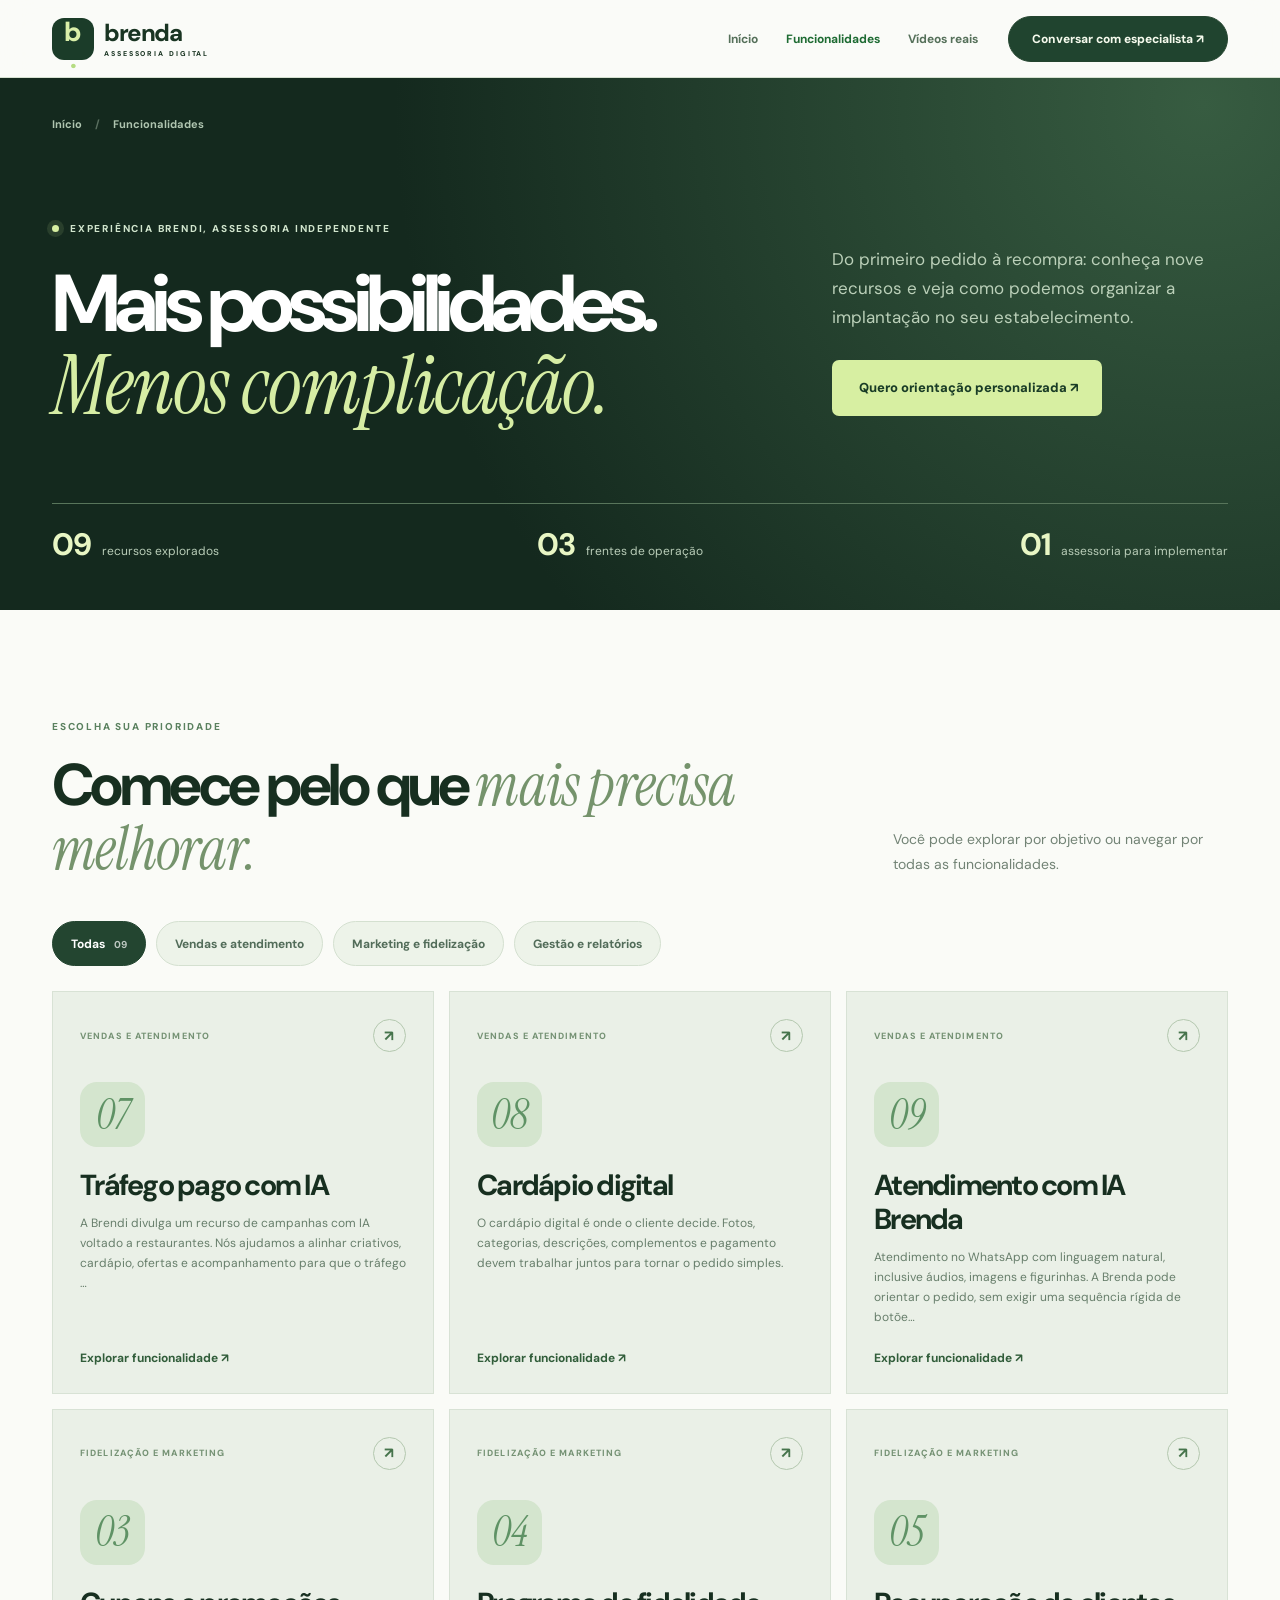
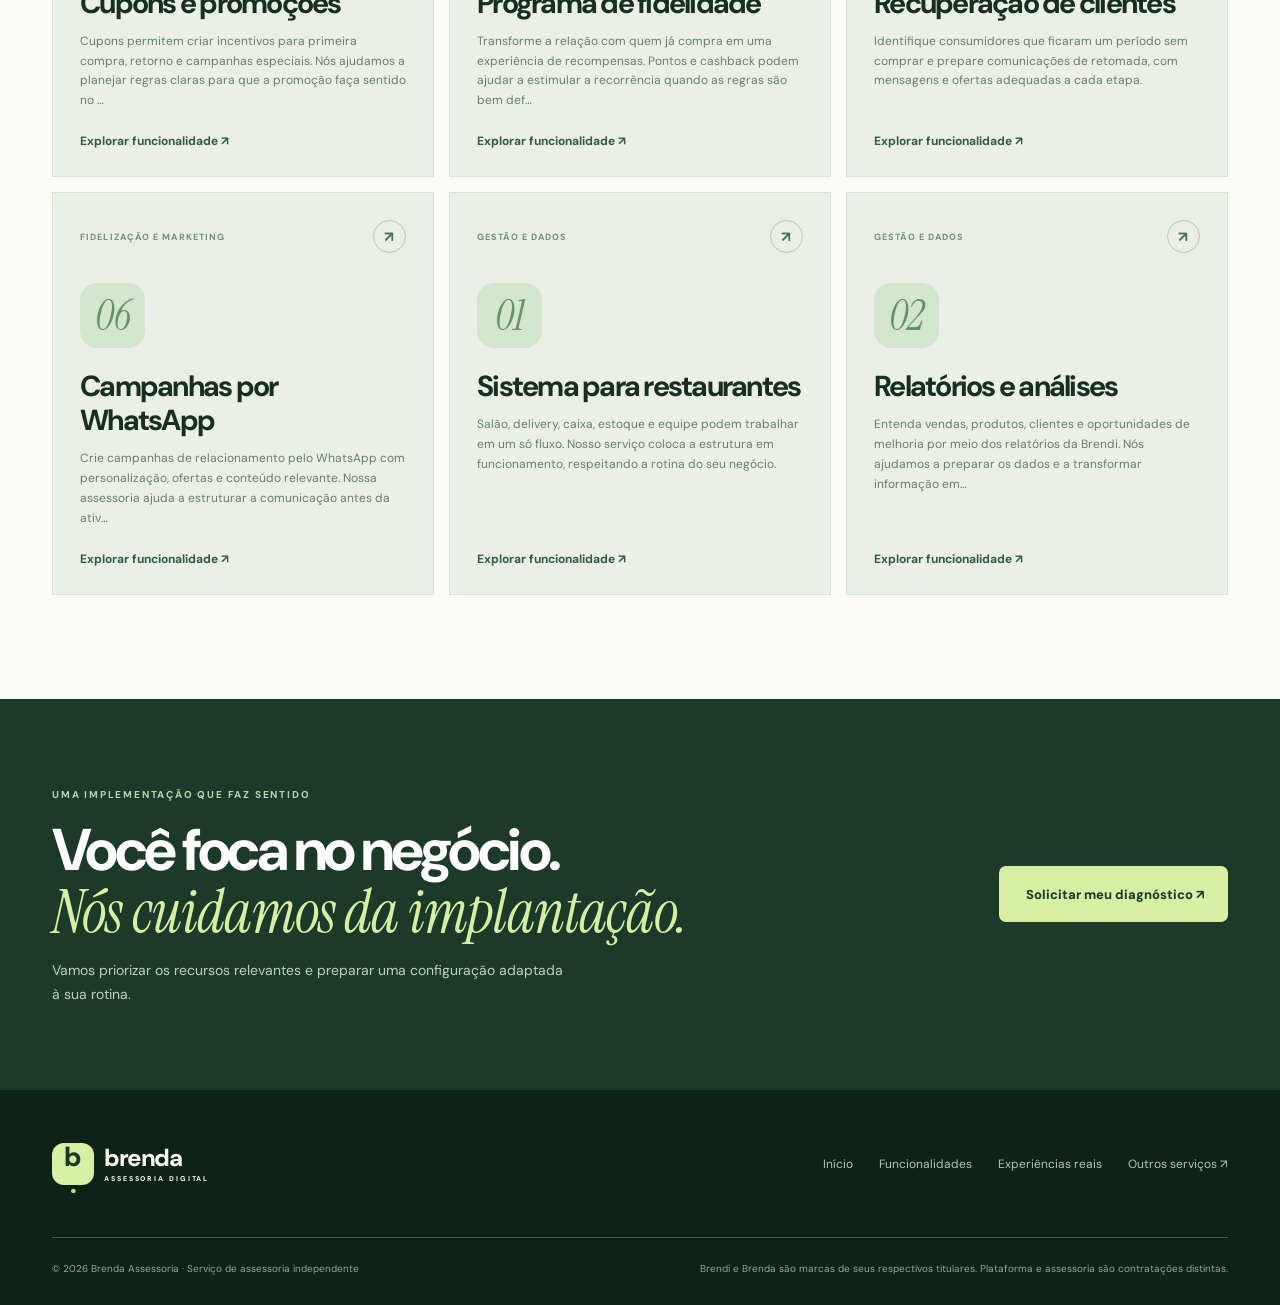
<file: funcionalidades/index.html>
<!doctype html><html lang="pt-BR"><head><meta charset="utf-8"><meta name="viewport" content="width=device-width,initial-scale=1"><meta name="theme-color" content="#14271d"><meta name="description" content="Conheça nove funcionalidades da plataforma Brendi e saiba como nossa assessoria ajuda a implantar e configurar cada recurso."><meta property="og:type" content="website"><meta property="og:title" content="Funcionalidades de Brendi e Brenda | Brenda Assessoria"><meta property="og:description" content="Conheça nove funcionalidades da plataforma Brendi e saiba como nossa assessoria ajuda a implantar e configurar cada recurso."><meta property="og:image" content="https://lpbrendaacessoria.vercel.app/og-image.svg"><link rel="canonical" href="https://lpbrendaacessoria.vercel.app/funcionalidades/"><link rel="icon" href="/favicon.svg" type="image/svg+xml"><link rel="preconnect" href="https://fonts.googleapis.com"><link rel="preconnect" href="https://fonts.gstatic.com" crossorigin><link href="https://fonts.googleapis.com/css2?family=DM+Sans:wght@400;500;600;700;800&family=Instrument+Serif:ital@0;1&display=swap" rel="stylesheet"><link rel="stylesheet" href="/feature-pages.css"><script src="/feature-pages.js" defer></script><title>Funcionalidades de Brendi e Brenda — Brenda Assessoria</title></head><body class="fp-page fp-hub">
 <a class="fp-skip" href="#fp-main">Pular para conteúdo</a><header class="fp-header" id="header"><div class="fp-container fp-header-row"><a class="fp-logo" href="/" aria-label="Brenda Assessoria, voltar para a página inicial"><span class="fp-logo-mark">b<span>.</span></span><span class="fp-logo-word">brenda<small>ASSESSORIA DIGITAL</small></span></a><nav class="fp-topnav" aria-label="Navegação principal"><a href="/">Início</a><a href="/funcionalidades/" aria-current="page">Funcionalidades</a><a href="/#provas">Vídeos reais</a></nav><a class="fp-nav-cta" href="https://wa.me/5511920626850?text=Ol%C3%A1!%20Gostaria%20de%20conversar%20sobre%20a%20implanta%C3%A7%C3%A3o%20do%20recurso%20assessoria%20da%20Brendi%20no%20meu%20estabelecimento.%20Podemos%20fazer%20um%20diagn%C3%B3stico%3F" target="_blank" rel="noopener noreferrer">Conversar com especialista ↗</a><button class="fp-menu-trigger" type="button" id="fp-menu-trigger" aria-label="Abrir menu" aria-expanded="false" aria-controls="fp-mobile-nav"><span></span><span></span></button></div><nav class="fp-mobile-nav" id="fp-mobile-nav" hidden aria-label="Menu de funcionalidades"><a href="/">Página inicial ↗</a><a href="/funcionalidades/">Todas as funcionalidades ↗</a><a href="/#provas">Vídeos e demonstrações ↗</a><a href="/funcionalidades/sistema-para-restaurantes/" ><span>01</span>Sistema para restaurantes</a><a href="/funcionalidades/relatorios/" ><span>02</span>Relatórios e análises</a><a href="/funcionalidades/cupom/" ><span>03</span>Cupons e promoções</a><a href="/funcionalidades/programa-de-fidelidade/" ><span>04</span>Programa de fidelidade</a><a href="/funcionalidades/recuperador-de-clientes/" ><span>05</span>Recuperação de clientes</a><a href="/funcionalidades/disparos/" ><span>06</span>Campanhas por WhatsApp</a><a href="/funcionalidades/trafego-pago/" ><span>07</span>Tráfego pago com IA</a><a href="/funcionalidades/cardapio-digital/" ><span>08</span>Cardápio digital</a><a href="/funcionalidades/atendimento-virtual/" ><span>09</span>Atendimento com IA Brenda</a><a class="fp-mobile-contact" href="https://wa.me/5511920626850?text=Ol%C3%A1!%20Gostaria%20de%20conversar%20sobre%20a%20implanta%C3%A7%C3%A3o%20do%20recurso%20assessoria%20da%20Brendi%20no%20meu%20estabelecimento.%20Podemos%20fazer%20um%20diagn%C3%B3stico%3F" target="_blank" rel="noopener noreferrer">Solicitar diagnóstico ↗</a></nav></header>
 <main id="fp-main"><section class="fp-hub-hero"><div class="fp-container"><div class="fp-breadcrumb"><a href="/">Início</a><span>/</span><strong>Funcionalidades</strong></div><div class="fp-hub-hero-grid"><div><span class="fp-eyebrow"><i></i>EXPERIÊNCIA BRENDI, ASSESSORIA INDEPENDENTE</span><h1>Mais possibilidades.<br><em>Menos complicação.</em></h1></div><div><p>Do primeiro pedido à recompra: conheça nove recursos e veja como podemos organizar a implantação no seu estabelecimento.</p><a class="fp-button fp-button-lime" href="https://wa.me/5511920626850?text=Ol%C3%A1!%20Gostaria%20de%20conversar%20sobre%20a%20implanta%C3%A7%C3%A3o%20do%20recurso%20implanta%C3%A7%C3%A3o%20completa%20da%20Brendi%20da%20Brendi%20no%20meu%20estabelecimento.%20Podemos%20fazer%20um%20diagn%C3%B3stico%3F" target="_blank" rel="noopener noreferrer">Quero orientação personalizada ↗</a></div></div><div class="fp-hub-metrics"><span><strong>09</strong> recursos explorados</span><span><strong>03</strong> frentes de operação</span><span><strong>01</strong> assessoria para implementar</span></div></div></section>
 <section class="fp-hub-list" id="catalogo"><div class="fp-container"><div class="fp-section-heading"><div><span class="fp-section-label">ESCOLHA SUA PRIORIDADE</span><h2>Comece pelo que <em>mais precisa melhorar.</em></h2></div><p>Você pode explorar por objetivo ou navegar por todas as funcionalidades.</p></div>
 <div class="fp-hub-filters" role="group" aria-label="Filtrar funcionalidades"><button class="is-active" type="button" data-filter="all" aria-pressed="true">Todas <span>09</span></button><button type="button" data-filter="vendas" aria-pressed="false">Vendas e atendimento</button><button type="button" data-filter="fidelizacao" aria-pressed="false">Marketing e fidelização</button><button type="button" data-filter="gestao" aria-pressed="false">Gestão e relatórios</button></div>
 <div class="fp-hub-grid"><a class="fp-hub-card" data-group="vendas" href="/funcionalidades/trafego-pago/"><div class="fp-hub-card-top"><span>VENDAS E ATENDIMENTO</span><span class="fp-hub-card-arrow">↗</span></div><div class="fp-hub-symbol" aria-hidden="true">07</div><h3>Tráfego pago com IA</h3><p>A Brendi divulga um recurso de campanhas com IA voltado a restaurantes. Nós ajudamos a alinhar criativos, cardápio, ofertas e acompanhamento para que o tráfego …</p><b>Explorar funcionalidade ↗</b></a><a class="fp-hub-card" data-group="vendas" href="/funcionalidades/cardapio-digital/"><div class="fp-hub-card-top"><span>VENDAS E ATENDIMENTO</span><span class="fp-hub-card-arrow">↗</span></div><div class="fp-hub-symbol" aria-hidden="true">08</div><h3>Cardápio digital</h3><p>O cardápio digital é onde o cliente decide. Fotos, categorias, descrições, complementos e pagamento devem trabalhar juntos para tornar o pedido simples.</p><b>Explorar funcionalidade ↗</b></a><a class="fp-hub-card" data-group="vendas" href="/funcionalidades/atendimento-virtual/"><div class="fp-hub-card-top"><span>VENDAS E ATENDIMENTO</span><span class="fp-hub-card-arrow">↗</span></div><div class="fp-hub-symbol" aria-hidden="true">09</div><h3>Atendimento com IA Brenda</h3><p>Atendimento no WhatsApp com linguagem natural, inclusive áudios, imagens e figurinhas. A Brenda pode orientar o pedido, sem exigir uma sequência rígida de botõe…</p><b>Explorar funcionalidade ↗</b></a><a class="fp-hub-card" data-group="fidelizacao" href="/funcionalidades/cupom/"><div class="fp-hub-card-top"><span>FIDELIZAÇÃO E MARKETING</span><span class="fp-hub-card-arrow">↗</span></div><div class="fp-hub-symbol" aria-hidden="true">03</div><h3>Cupons e promoções</h3><p>Cupons permitem criar incentivos para primeira compra, retorno e campanhas especiais. Nós ajudamos a planejar regras claras para que a promoção faça sentido no …</p><b>Explorar funcionalidade ↗</b></a><a class="fp-hub-card" data-group="fidelizacao" href="/funcionalidades/programa-de-fidelidade/"><div class="fp-hub-card-top"><span>FIDELIZAÇÃO E MARKETING</span><span class="fp-hub-card-arrow">↗</span></div><div class="fp-hub-symbol" aria-hidden="true">04</div><h3>Programa de fidelidade</h3><p>Transforme a relação com quem já compra em uma experiência de recompensas. Pontos e cashback podem ajudar a estimular a recorrência quando as regras são bem def…</p><b>Explorar funcionalidade ↗</b></a><a class="fp-hub-card" data-group="fidelizacao" href="/funcionalidades/recuperador-de-clientes/"><div class="fp-hub-card-top"><span>FIDELIZAÇÃO E MARKETING</span><span class="fp-hub-card-arrow">↗</span></div><div class="fp-hub-symbol" aria-hidden="true">05</div><h3>Recuperação de clientes</h3><p>Identifique consumidores que ficaram um período sem comprar e prepare comunicações de retomada, com mensagens e ofertas adequadas a cada etapa.</p><b>Explorar funcionalidade ↗</b></a><a class="fp-hub-card" data-group="fidelizacao" href="/funcionalidades/disparos/"><div class="fp-hub-card-top"><span>FIDELIZAÇÃO E MARKETING</span><span class="fp-hub-card-arrow">↗</span></div><div class="fp-hub-symbol" aria-hidden="true">06</div><h3>Campanhas por WhatsApp</h3><p>Crie campanhas de relacionamento pelo WhatsApp com personalização, ofertas e conteúdo relevante. Nossa assessoria ajuda a estruturar a comunicação antes da ativ…</p><b>Explorar funcionalidade ↗</b></a><a class="fp-hub-card" data-group="gestao" href="/funcionalidades/sistema-para-restaurantes/"><div class="fp-hub-card-top"><span>GESTÃO E DADOS</span><span class="fp-hub-card-arrow">↗</span></div><div class="fp-hub-symbol" aria-hidden="true">01</div><h3>Sistema para restaurantes</h3><p>Salão, delivery, caixa, estoque e equipe podem trabalhar em um só fluxo. Nosso serviço coloca a estrutura em funcionamento, respeitando a rotina do seu negócio.</p><b>Explorar funcionalidade ↗</b></a><a class="fp-hub-card" data-group="gestao" href="/funcionalidades/relatorios/"><div class="fp-hub-card-top"><span>GESTÃO E DADOS</span><span class="fp-hub-card-arrow">↗</span></div><div class="fp-hub-symbol" aria-hidden="true">02</div><h3>Relatórios e análises</h3><p>Entenda vendas, produtos, clientes e oportunidades de melhoria por meio dos relatórios da Brendi. Nós ajudamos a preparar os dados e a transformar informação em…</p><b>Explorar funcionalidade ↗</b></a></div><p class="fp-hub-empty" hidden>Não encontramos recursos para este filtro.</p></div></section>
 <section class="fp-pitch fp-hub-contact"><div class="fp-container fp-pitch-row"><div><span class="fp-section-label">UMA IMPLEMENTAÇÃO QUE FAZ SENTIDO</span><h2>Você foca no negócio.<br><em>Nós cuidamos da implantação.</em></h2><p>Vamos priorizar os recursos relevantes e preparar uma configuração adaptada à sua rotina.</p></div><a class="fp-button fp-button-lime" href="https://wa.me/5511920626850?text=Ol%C3%A1!%20Gostaria%20de%20conversar%20sobre%20a%20implanta%C3%A7%C3%A3o%20do%20recurso%20assessoria%20Brendi%20e%20Brenda%20da%20Brendi%20no%20meu%20estabelecimento.%20Podemos%20fazer%20um%20diagn%C3%B3stico%3F" target="_blank" rel="noopener noreferrer">Solicitar meu diagnóstico ↗</a></div></section>
 </main><footer class="fp-footer"><div class="fp-container"><div class="fp-footer-upper"><a class="fp-logo" href="/" aria-label="Brenda Assessoria, voltar para a página inicial"><span class="fp-logo-mark">b<span>.</span></span><span class="fp-logo-word">brenda<small>ASSESSORIA DIGITAL</small></span></a><div><a href="/">Início</a><a href="/funcionalidades/">Funcionalidades</a><a href="/#provas">Experiências reais</a><a href="https://seeven-lp.vercel.app" target="_blank" rel="noopener noreferrer">Outros serviços ↗</a></div></div><div class="fp-footer-bottom"><span>© 2026 Brenda Assessoria · Serviço de assessoria independente</span><span>Brendi e Brenda são marcas de seus respectivos titulares. Plataforma e assessoria são contratações distintas.</span></div></div></footer><div class="fp-mobile-cta" id="fp-mobile-cta"><a href="https://wa.me/5511920626850?text=Ol%C3%A1!%20Gostaria%20de%20conversar%20sobre%20a%20implanta%C3%A7%C3%A3o%20do%20recurso%20assessoria%20Brendi%20e%20Brenda%20da%20Brendi%20no%20meu%20estabelecimento.%20Podemos%20fazer%20um%20diagn%C3%B3stico%3F" target="_blank" rel="noopener noreferrer">Solicitar diagnóstico ↗</a></div></body></html>
</file>
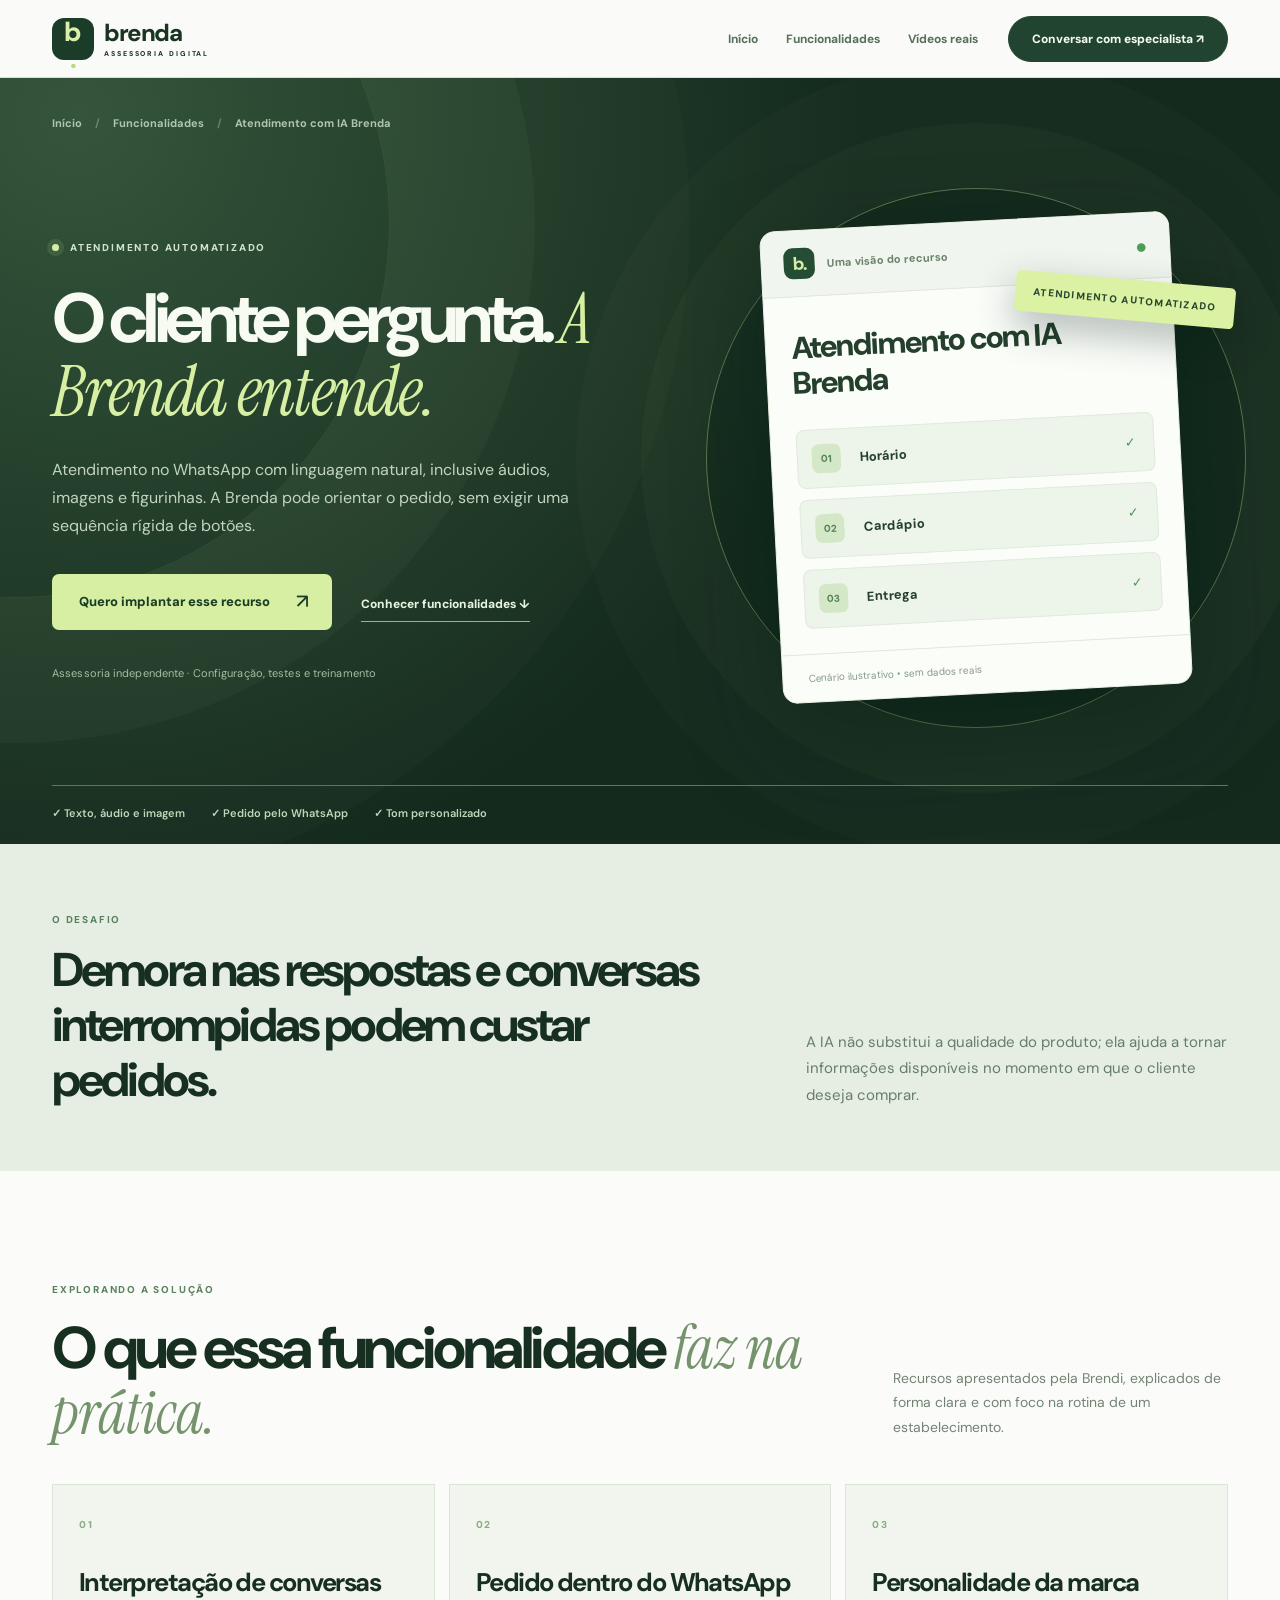
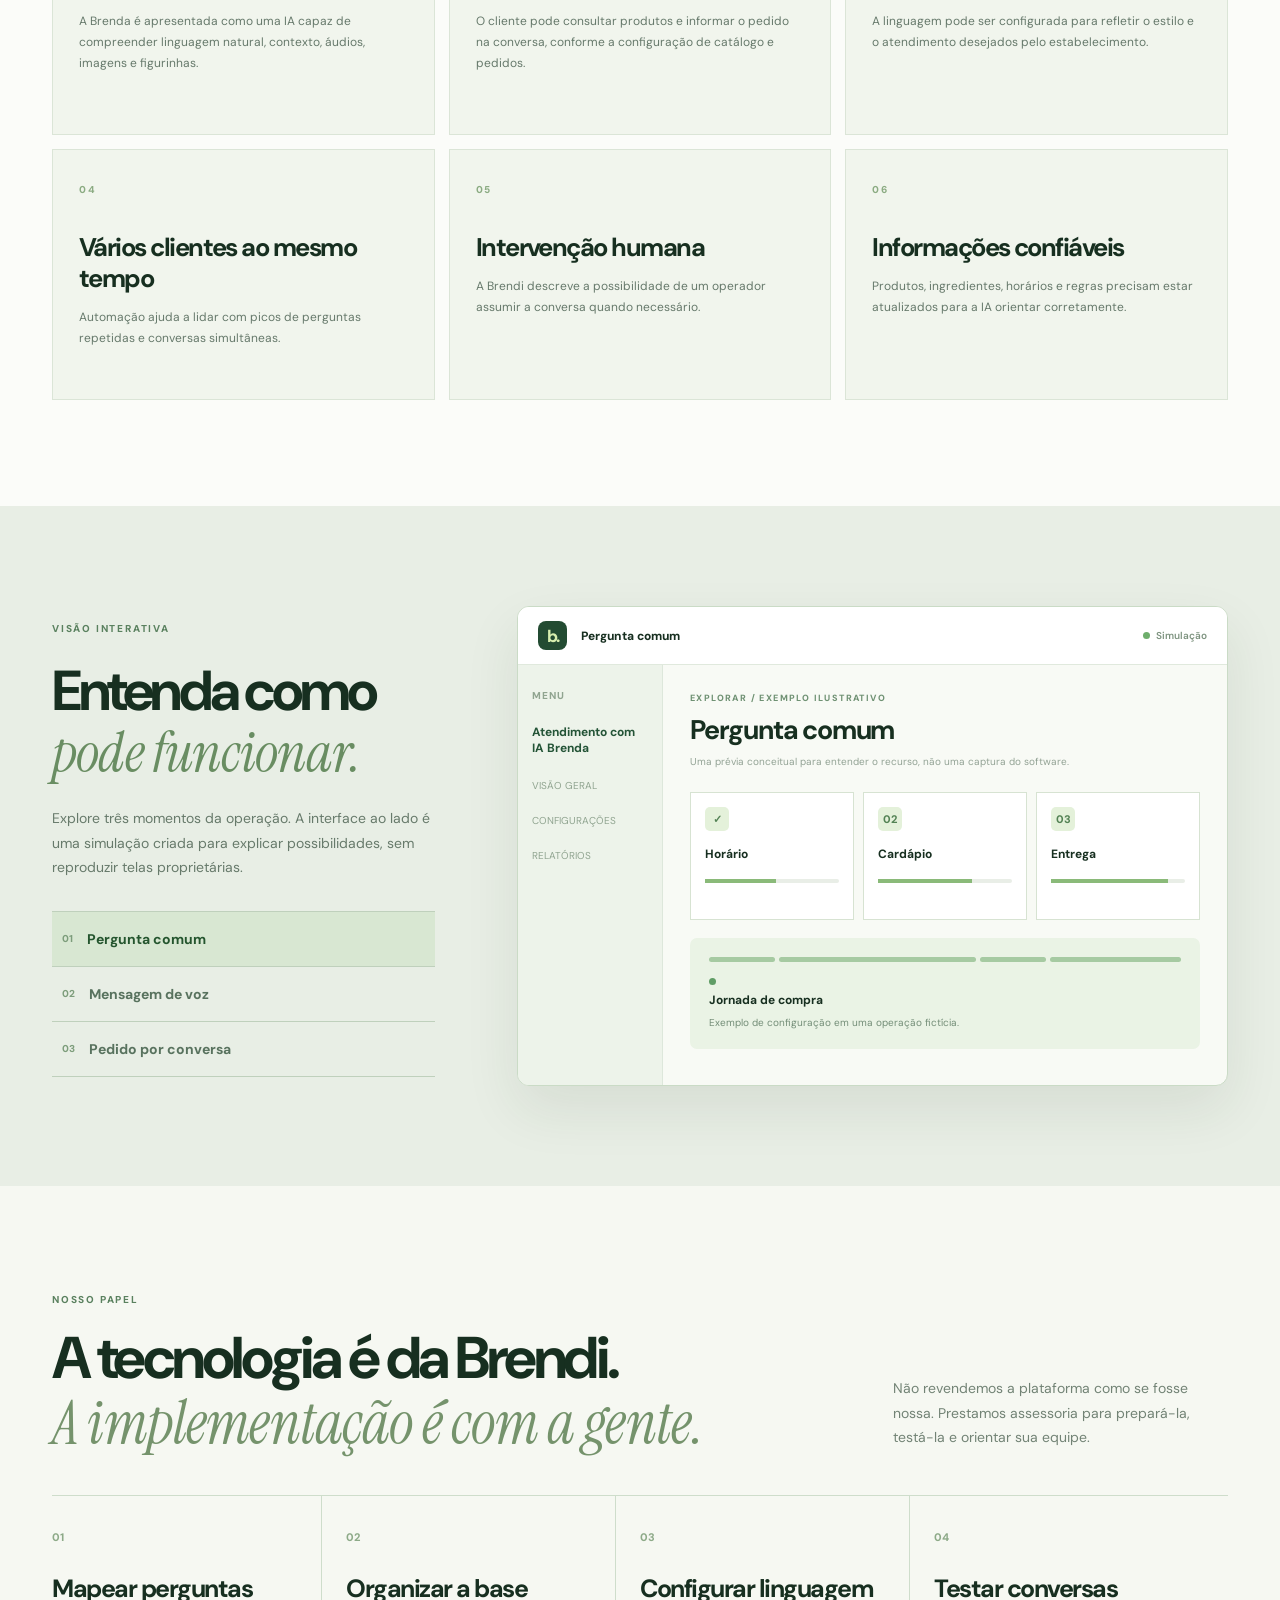
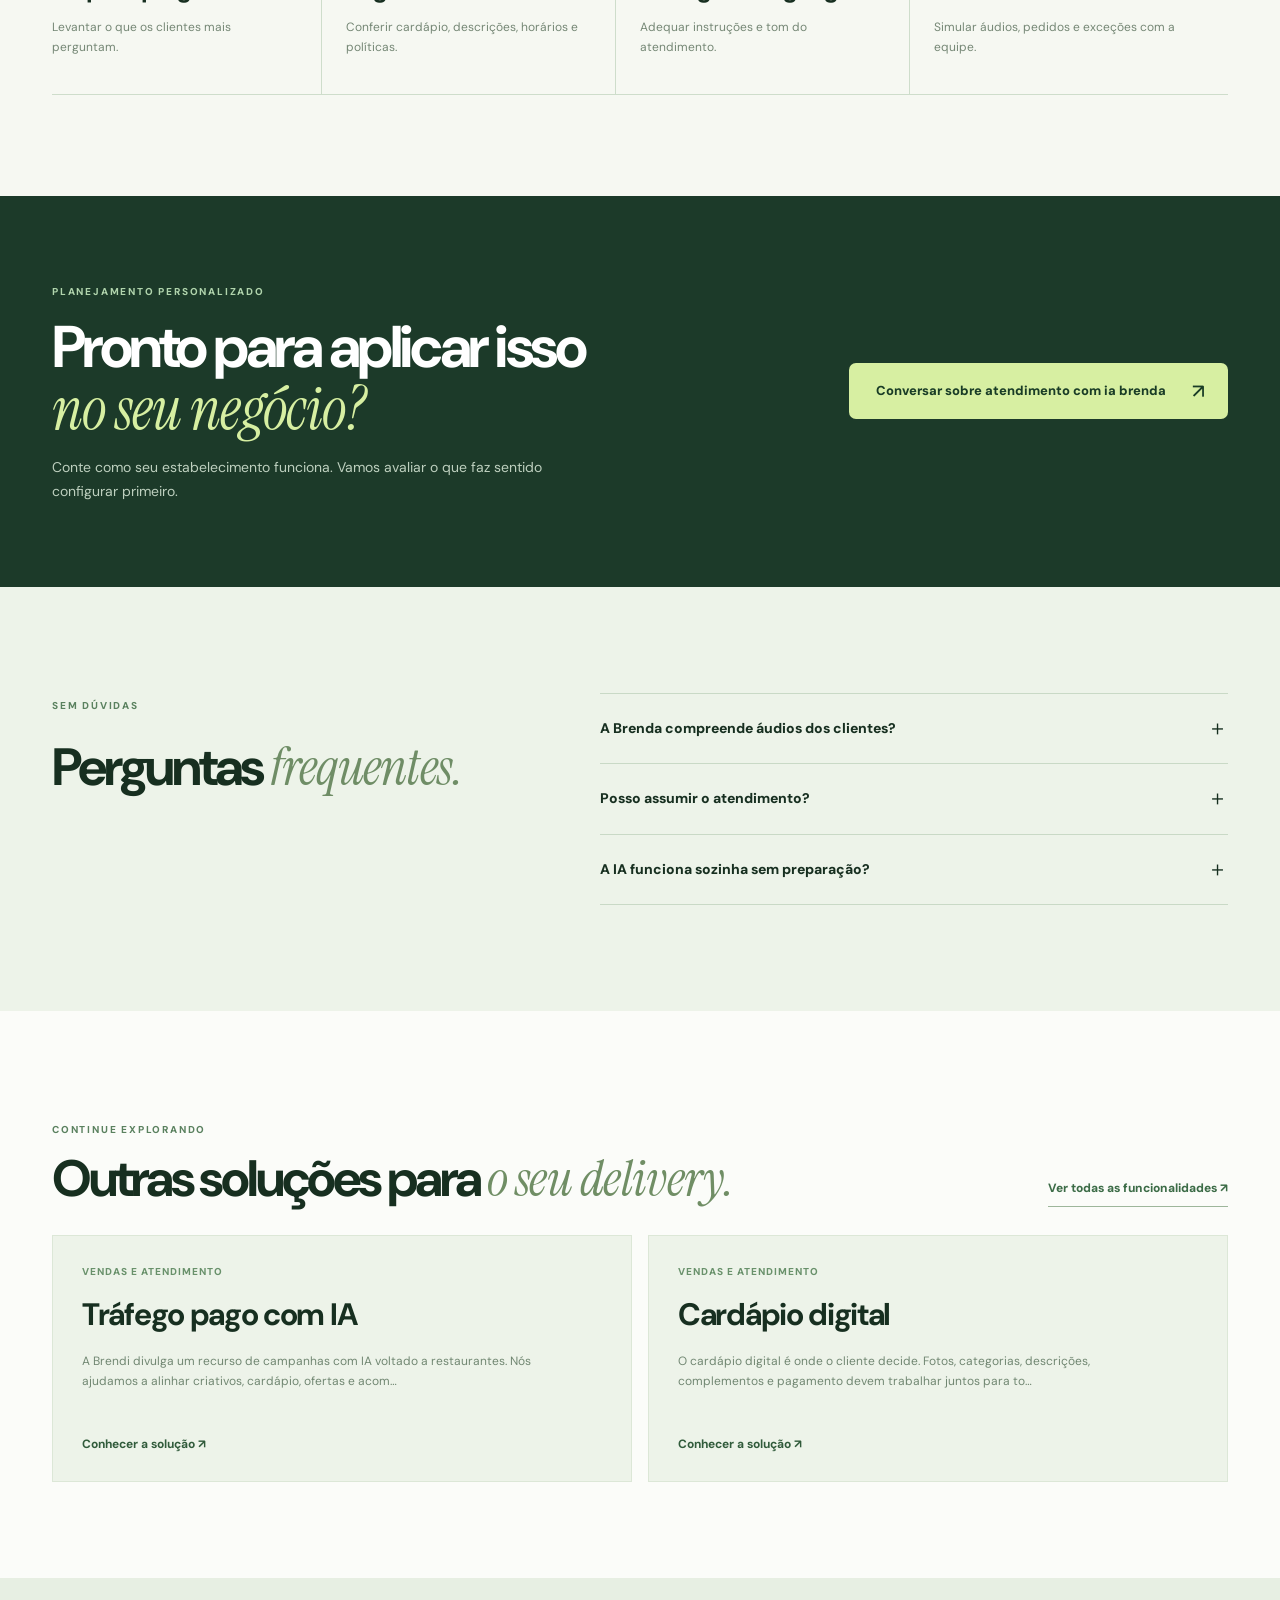
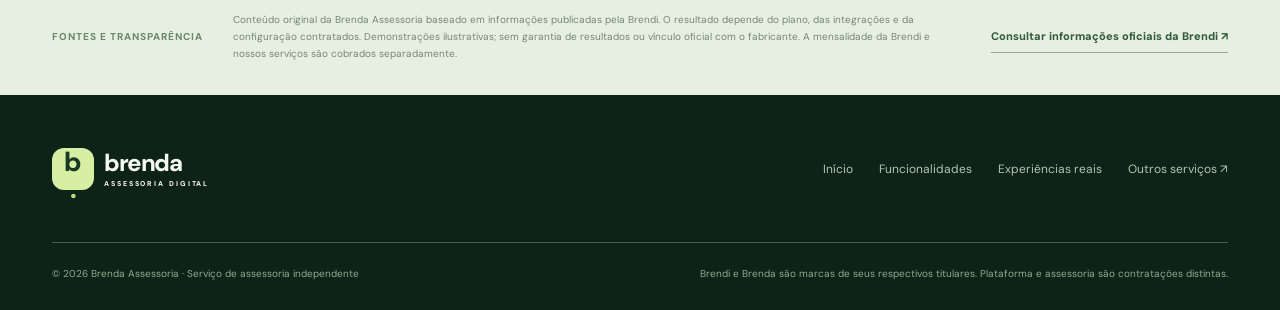
<file: funcionalidades/atendimento-virtual/index.html>
<!doctype html><html lang="pt-BR"><head><meta charset="utf-8"><meta name="viewport" content="width=device-width,initial-scale=1"><meta name="theme-color" content="#14271d"><meta name="description" content="Atendimento no WhatsApp com linguagem natural, inclusive áudios, imagens e figurinhas. A Brenda pode orientar o pedido, sem exigir uma sequência rígida de botões."><meta property="og:type" content="website"><meta property="og:title" content="Atendimento com IA Brenda | Brenda Assessoria"><meta property="og:description" content="Atendimento no WhatsApp com linguagem natural, inclusive áudios, imagens e figurinhas. A Brenda pode orientar o pedido, sem exigir uma sequência rígida de botões."><meta property="og:image" content="https://lpbrendaacessoria.vercel.app/og-image.svg"><link rel="canonical" href="https://lpbrendaacessoria.vercel.app/funcionalidades/atendimento-virtual/"><link rel="icon" href="/favicon.svg" type="image/svg+xml"><link rel="preconnect" href="https://fonts.googleapis.com"><link rel="preconnect" href="https://fonts.gstatic.com" crossorigin><link href="https://fonts.googleapis.com/css2?family=DM+Sans:wght@400;500;600;700;800&family=Instrument+Serif:ital@0;1&display=swap" rel="stylesheet"><link rel="stylesheet" href="/feature-pages.css"><script src="/feature-pages.js" defer></script><title>Atendimento com IA Brenda — Brenda Assessoria</title></head><body class="fp-page" data-page="atendimento-virtual">
 <a class="fp-skip" href="#fp-main">Pular para conteúdo</a><header class="fp-header" id="header"><div class="fp-container fp-header-row"><a class="fp-logo" href="/" aria-label="Brenda Assessoria, voltar para a página inicial"><span class="fp-logo-mark">b<span>.</span></span><span class="fp-logo-word">brenda<small>ASSESSORIA DIGITAL</small></span></a><nav class="fp-topnav" aria-label="Navegação principal"><a href="/">Início</a><a href="/funcionalidades/" >Funcionalidades</a><a href="/#provas">Vídeos reais</a></nav><a class="fp-nav-cta" href="https://wa.me/5511920626850?text=Ol%C3%A1!%20Gostaria%20de%20conversar%20sobre%20a%20implanta%C3%A7%C3%A3o%20do%20recurso%20Atendimento%20com%20IA%20Brenda%20da%20Brendi%20no%20meu%20estabelecimento.%20Podemos%20fazer%20um%20diagn%C3%B3stico%3F" target="_blank" rel="noopener noreferrer">Conversar com especialista ↗</a><button class="fp-menu-trigger" type="button" id="fp-menu-trigger" aria-label="Abrir menu" aria-expanded="false" aria-controls="fp-mobile-nav"><span></span><span></span></button></div><nav class="fp-mobile-nav" id="fp-mobile-nav" hidden aria-label="Menu de funcionalidades"><a href="/">Página inicial ↗</a><a href="/funcionalidades/">Todas as funcionalidades ↗</a><a href="/#provas">Vídeos e demonstrações ↗</a><a href="/funcionalidades/sistema-para-restaurantes/" ><span>01</span>Sistema para restaurantes</a><a href="/funcionalidades/relatorios/" ><span>02</span>Relatórios e análises</a><a href="/funcionalidades/cupom/" ><span>03</span>Cupons e promoções</a><a href="/funcionalidades/programa-de-fidelidade/" ><span>04</span>Programa de fidelidade</a><a href="/funcionalidades/recuperador-de-clientes/" ><span>05</span>Recuperação de clientes</a><a href="/funcionalidades/disparos/" ><span>06</span>Campanhas por WhatsApp</a><a href="/funcionalidades/trafego-pago/" ><span>07</span>Tráfego pago com IA</a><a href="/funcionalidades/cardapio-digital/" ><span>08</span>Cardápio digital</a><a href="/funcionalidades/atendimento-virtual/" aria-current="page"><span>09</span>Atendimento com IA Brenda</a><a class="fp-mobile-contact" href="https://wa.me/5511920626850?text=Ol%C3%A1!%20Gostaria%20de%20conversar%20sobre%20a%20implanta%C3%A7%C3%A3o%20do%20recurso%20Atendimento%20com%20IA%20Brenda%20da%20Brendi%20no%20meu%20estabelecimento.%20Podemos%20fazer%20um%20diagn%C3%B3stico%3F" target="_blank" rel="noopener noreferrer">Solicitar diagnóstico ↗</a></nav></header>
 <main id="fp-main">
 <section class="fp-hero fp-hero-vendas">
  <div class="fp-container"><div class="fp-breadcrumb"><a href="/">Início</a><span>/</span><a href="/funcionalidades/">Funcionalidades</a><span>/</span><strong>Atendimento com IA Brenda</strong></div>
  <div class="fp-hero-grid"><div class="fp-hero-copy"><span class="fp-eyebrow"><i></i>ATENDIMENTO AUTOMATIZADO</span><h1>O cliente pergunta. <em>A Brenda entende.</em></h1><p>Atendimento no WhatsApp com linguagem natural, inclusive áudios, imagens e figurinhas. A Brenda pode orientar o pedido, sem exigir uma sequência rígida de botões.</p>
  <div class="fp-hero-actions"><a class="fp-button fp-button-lime" href="https://wa.me/5511920626850?text=Ol%C3%A1!%20Gostaria%20de%20conversar%20sobre%20a%20implanta%C3%A7%C3%A3o%20do%20recurso%20Atendimento%20com%20IA%20Brenda%20da%20Brendi%20no%20meu%20estabelecimento.%20Podemos%20fazer%20um%20diagn%C3%B3stico%3F" target="_blank" rel="noopener noreferrer">Quero implantar esse recurso <span>↗</span></a><a class="fp-inline-link" href="#recursos">Conhecer funcionalidades ↓</a></div><div class="fp-hero-note">Assessoria independente · Configuração, testes e treinamento</div></div>
  <div class="fp-hero-art" aria-label="Prévia ilustrativa do recurso"><span class="fp-art-ring"></span><div class="fp-art-panel"><div class="fp-art-header"><span class="fp-art-brand">b.</span><span>Uma visão do recurso</span><span class="fp-art-signal">●</span></div><div class="fp-art-name">Atendimento com IA Brenda</div><div class="fp-art-list"><div><span class="fp-art-icon">01</span><strong>Horário</strong><span>✓</span></div><div><span class="fp-art-icon">02</span><strong>Cardápio</strong><span>✓</span></div><div><span class="fp-art-icon">03</span><strong>Entrega</strong><span>✓</span></div></div><div class="fp-art-caption">Cenário ilustrativo • sem dados reais</div></div><span class="fp-art-floating">ATENDIMENTO AUTOMATIZADO</span></div></div>
  <div class="fp-hero-chips"><span>✓ Texto, áudio e imagem</span><span>✓ Pedido pelo WhatsApp</span><span>✓ Tom personalizado</span></div></div>
 </section>
 <section class="fp-problem"><div class="fp-container fp-problem-grid"><div><span class="fp-section-label">O DESAFIO</span><h2>Demora nas respostas e conversas interrompidas podem custar pedidos.</h2></div><p>A IA não substitui a qualidade do produto; ela ajuda a tornar informações disponíveis no momento em que o cliente deseja comprar.</p></div></section>
 <section class="fp-features" id="recursos"><div class="fp-container"><div class="fp-section-heading"><div><span class="fp-section-label">EXPLORANDO A SOLUÇÃO</span><h2>O que essa funcionalidade <em>faz na prática.</em></h2></div><p>Recursos apresentados pela Brendi, explicados de forma clara e com foco na rotina de um estabelecimento.</p></div><div class="fp-features-grid"><article class="fp-feature-card"><span class="fp-feature-no">01</span><h3>Interpretação de conversas</h3><p>A Brenda é apresentada como uma IA capaz de compreender linguagem natural, contexto, áudios, imagens e figurinhas.</p></article><article class="fp-feature-card"><span class="fp-feature-no">02</span><h3>Pedido dentro do WhatsApp</h3><p>O cliente pode consultar produtos e informar o pedido na conversa, conforme a configuração de catálogo e pedidos.</p></article><article class="fp-feature-card"><span class="fp-feature-no">03</span><h3>Personalidade da marca</h3><p>A linguagem pode ser configurada para refletir o estilo e o atendimento desejados pelo estabelecimento.</p></article><article class="fp-feature-card"><span class="fp-feature-no">04</span><h3>Vários clientes ao mesmo tempo</h3><p>Automação ajuda a lidar com picos de perguntas repetidas e conversas simultâneas.</p></article><article class="fp-feature-card"><span class="fp-feature-no">05</span><h3>Intervenção humana</h3><p>A Brendi descreve a possibilidade de um operador assumir a conversa quando necessário.</p></article><article class="fp-feature-card"><span class="fp-feature-no">06</span><h3>Informações confiáveis</h3><p>Produtos, ingredientes, horários e regras precisam estar atualizados para a IA orientar corretamente.</p></article></div></div></section>
 <section class="fp-demonstration" id="demonstracao"><div class="fp-container fp-demo-grid"><div class="fp-demo-intro"><span class="fp-section-label">VISÃO INTERATIVA</span><h2>Entenda como <em>pode funcionar.</em></h2><p>Explore três momentos da operação. A interface ao lado é uma simulação criada para explicar possibilidades, sem reproduzir telas proprietárias.</p><div class="fp-demo-tabs" role="group" aria-label="Momentos da operação"><button type="button" data-demo-target="0" aria-pressed="true" class="is-active"><span>01</span>Pergunta comum</button><button type="button" data-demo-target="1" aria-pressed="false" class=""><span>02</span>Mensagem de voz</button><button type="button" data-demo-target="2" aria-pressed="false" class=""><span>03</span>Pedido por conversa</button></div></div><div class="fp-demo-stage"><div class="fp-demo-pane" data-demo-index="0" ><div class="fp-app-top"><span class="fp-app-logo">b.</span><span>Pergunta comum</span><span class="fp-app-top-status"><i></i> Simulação</span></div>
 <div class="fp-app-body">
 <aside class="fp-app-sidebar"><span>MENU</span><b>Atendimento com IA Brenda</b><span>VISÃO GERAL</span><span>CONFIGURAÇÕES</span><span>RELATÓRIOS</span></aside>
 <div class="fp-app-main"><div class="fp-app-main-head"><small>EXPLORAR / EXEMPLO ILUSTRATIVO</small><strong>Pergunta comum</strong><span>Uma prévia conceitual para entender o recurso, não uma captura do software.</span></div>
 <div class="fp-app-boxes"><div class="fp-app-box"><span class="fp-app-badge">✓</span><strong>Horário</strong><span class="fp-app-bar"><i style="width:53%"></i></span></div><div class="fp-app-box"><span class="fp-app-badge">02</span><strong>Cardápio</strong><span class="fp-app-bar"><i style="width:70%"></i></span></div><div class="fp-app-box"><span class="fp-app-badge">03</span><strong>Entrega</strong><span class="fp-app-bar"><i style="width:87%"></i></span></div></div>
 <div class="fp-app-detail"><div class="fp-app-detail-ruler"><span></span><span></span><span></span><span></span></div><span class="fp-app-detail-dot"></span><strong>Jornada de compra</strong><small>Exemplo de configuração em uma operação fictícia.</small></div>
 </div></div></div><div class="fp-demo-pane" data-demo-index="1" hidden><div class="fp-app-top"><span class="fp-app-logo">b.</span><span>Mensagem de voz</span><span class="fp-app-top-status"><i></i> Simulação</span></div>
 <div class="fp-app-body">
 <aside class="fp-app-sidebar"><span>MENU</span><b>Atendimento com IA Brenda</b><span>VISÃO GERAL</span><span>CONFIGURAÇÕES</span><span>RELATÓRIOS</span></aside>
 <div class="fp-app-main"><div class="fp-app-main-head"><small>CONFIGURAR / EXEMPLO ILUSTRATIVO</small><strong>Mensagem de voz</strong><span>Uma prévia conceitual para entender o recurso, não uma captura do software.</span></div>
 <div class="fp-app-boxes"><div class="fp-app-box"><span class="fp-app-badge">✓</span><strong>Áudio recebido</strong><span class="fp-app-bar"><i style="width:53%"></i></span></div><div class="fp-app-box"><span class="fp-app-badge">02</span><strong>Contexto</strong><span class="fp-app-bar"><i style="width:70%"></i></span></div><div class="fp-app-box"><span class="fp-app-badge">03</span><strong>Resposta</strong><span class="fp-app-bar"><i style="width:87%"></i></span></div></div>
 <div class="fp-app-detail"><div class="fp-app-detail-ruler"><span></span><span></span><span></span><span></span></div><span class="fp-app-detail-dot"></span><strong>Jornada de compra</strong><small>Exemplo de configuração em uma operação fictícia.</small></div>
 </div></div></div><div class="fp-demo-pane" data-demo-index="2" hidden><div class="fp-app-top"><span class="fp-app-logo">b.</span><span>Pedido por conversa</span><span class="fp-app-top-status"><i></i> Simulação</span></div>
 <div class="fp-app-body">
 <aside class="fp-app-sidebar"><span>MENU</span><b>Atendimento com IA Brenda</b><span>VISÃO GERAL</span><span>CONFIGURAÇÕES</span><span>RELATÓRIOS</span></aside>
 <div class="fp-app-main"><div class="fp-app-main-head"><small>ACOMPANHAR / EXEMPLO ILUSTRATIVO</small><strong>Pedido por conversa</strong><span>Uma prévia conceitual para entender o recurso, não uma captura do software.</span></div>
 <div class="fp-app-boxes"><div class="fp-app-box"><span class="fp-app-badge">✓</span><strong>Item escolhido</strong><span class="fp-app-bar"><i style="width:53%"></i></span></div><div class="fp-app-box"><span class="fp-app-badge">02</span><strong>Confirmação</strong><span class="fp-app-bar"><i style="width:70%"></i></span></div><div class="fp-app-box"><span class="fp-app-badge">03</span><strong>Gestor</strong><span class="fp-app-bar"><i style="width:87%"></i></span></div></div>
 <div class="fp-app-detail"><div class="fp-app-detail-ruler"><span></span><span></span><span></span><span></span></div><span class="fp-app-detail-dot"></span><strong>Jornada de compra</strong><small>Exemplo de configuração em uma operação fictícia.</small></div>
 </div></div></div></div></div></section>
 <section class="fp-implementation" id="implantacao"><div class="fp-container"><div class="fp-section-heading"><div><span class="fp-section-label">NOSSO PAPEL</span><h2>A tecnologia é da Brendi.<br><em>A implementação é com a gente.</em></h2></div><p>Não revendemos a plataforma como se fosse nossa. Prestamos assessoria para prepará-la, testá-la e orientar sua equipe.</p></div><div class="fp-implementation-grid"><article><span>01</span><h3>Mapear perguntas</h3><p>Levantar o que os clientes mais perguntam.</p></article><article><span>02</span><h3>Organizar a base</h3><p>Conferir cardápio, descrições, horários e políticas.</p></article><article><span>03</span><h3>Configurar linguagem</h3><p>Adequar instruções e tom do atendimento.</p></article><article><span>04</span><h3>Testar conversas</h3><p>Simular áudios, pedidos e exceções com a equipe.</p></article></div></div></section>
 <section class="fp-pitch"><div class="fp-container fp-pitch-row"><div><span class="fp-section-label">PLANEJAMENTO PERSONALIZADO</span><h2>Pronto para aplicar isso<br><em>no seu negócio?</em></h2><p>Conte como seu estabelecimento funciona. Vamos avaliar o que faz sentido configurar primeiro.</p></div><a class="fp-button fp-button-lime" href="https://wa.me/5511920626850?text=Ol%C3%A1!%20Gostaria%20de%20conversar%20sobre%20a%20implanta%C3%A7%C3%A3o%20do%20recurso%20Atendimento%20com%20IA%20Brenda%20da%20Brendi%20no%20meu%20estabelecimento.%20Podemos%20fazer%20um%20diagn%C3%B3stico%3F" target="_blank" rel="noopener noreferrer">Conversar sobre atendimento com ia brenda <span>↗</span></a></div></section>
 <section class="fp-faq"><div class="fp-container fp-faq-grid"><div><span class="fp-section-label">SEM DÚVIDAS</span><h2>Perguntas <em>frequentes.</em></h2></div><div class="fp-faq-list"><details><summary>A Brenda compreende áudios dos clientes?<span>＋</span></summary><p>A Brendi informa suporte à compreensão de mensagens de voz, imagens e figurinhas.</p></details><details><summary>Posso assumir o atendimento?<span>＋</span></summary><p>A fabricante descreve a possibilidade de intervenção humana. Avaliamos as permissões e o procedimento na configuração.</p></details><details><summary>A IA funciona sozinha sem preparação?<span>＋</span></summary><p>O resultado depende de informações atualizadas, regras claras, testes e acompanhamento dos casos que exigem atenção humana.</p></details></div></div></section>
 <section class="fp-related"><div class="fp-container"><div class="fp-related-title"><div><span class="fp-section-label">CONTINUE EXPLORANDO</span><h2>Outras soluções para <em>o seu delivery.</em></h2></div><a href="/funcionalidades/">Ver todas as funcionalidades ↗</a></div><div class="fp-related-grid"><a href="/funcionalidades/trafego-pago/" class="fp-related-card"><span>VENDAS E ATENDIMENTO</span><strong>Tráfego pago com IA</strong><p>A Brendi divulga um recurso de campanhas com IA voltado a restaurantes. Nós ajudamos a alinhar criativos, cardápio, ofertas e acom…</p><b>Conhecer a solução ↗</b></a><a href="/funcionalidades/cardapio-digital/" class="fp-related-card"><span>VENDAS E ATENDIMENTO</span><strong>Cardápio digital</strong><p>O cardápio digital é onde o cliente decide. Fotos, categorias, descrições, complementos e pagamento devem trabalhar juntos para to…</p><b>Conhecer a solução ↗</b></a></div></div></section>
 <section class="fp-source"><div class="fp-container"><span>FONTES E TRANSPARÊNCIA</span><p>Conteúdo original da Brenda Assessoria baseado em informações publicadas pela Brendi. O resultado depende do plano, das integrações e da configuração contratados. Demonstrações ilustrativas; sem garantia de resultados ou vínculo oficial com o fabricante. A mensalidade da Brendi e nossos serviços são cobrados separadamente.</p><a href="https://brendi.com.br/atendimento-virtual" target="_blank" rel="noopener noreferrer">Consultar informações oficiais da Brendi ↗</a></div></section>
 </main><footer class="fp-footer"><div class="fp-container"><div class="fp-footer-upper"><a class="fp-logo" href="/" aria-label="Brenda Assessoria, voltar para a página inicial"><span class="fp-logo-mark">b<span>.</span></span><span class="fp-logo-word">brenda<small>ASSESSORIA DIGITAL</small></span></a><div><a href="/">Início</a><a href="/funcionalidades/">Funcionalidades</a><a href="/#provas">Experiências reais</a><a href="https://seeven-lp.vercel.app" target="_blank" rel="noopener noreferrer">Outros serviços ↗</a></div></div><div class="fp-footer-bottom"><span>© 2026 Brenda Assessoria · Serviço de assessoria independente</span><span>Brendi e Brenda são marcas de seus respectivos titulares. Plataforma e assessoria são contratações distintas.</span></div></div></footer><div class="fp-mobile-cta" id="fp-mobile-cta"><a href="https://wa.me/5511920626850?text=Ol%C3%A1!%20Gostaria%20de%20conversar%20sobre%20a%20implanta%C3%A7%C3%A3o%20do%20recurso%20Atendimento%20com%20IA%20Brenda%20da%20Brendi%20no%20meu%20estabelecimento.%20Podemos%20fazer%20um%20diagn%C3%B3stico%3F" target="_blank" rel="noopener noreferrer">Solicitar diagnóstico ↗</a></div></body></html>
</file>
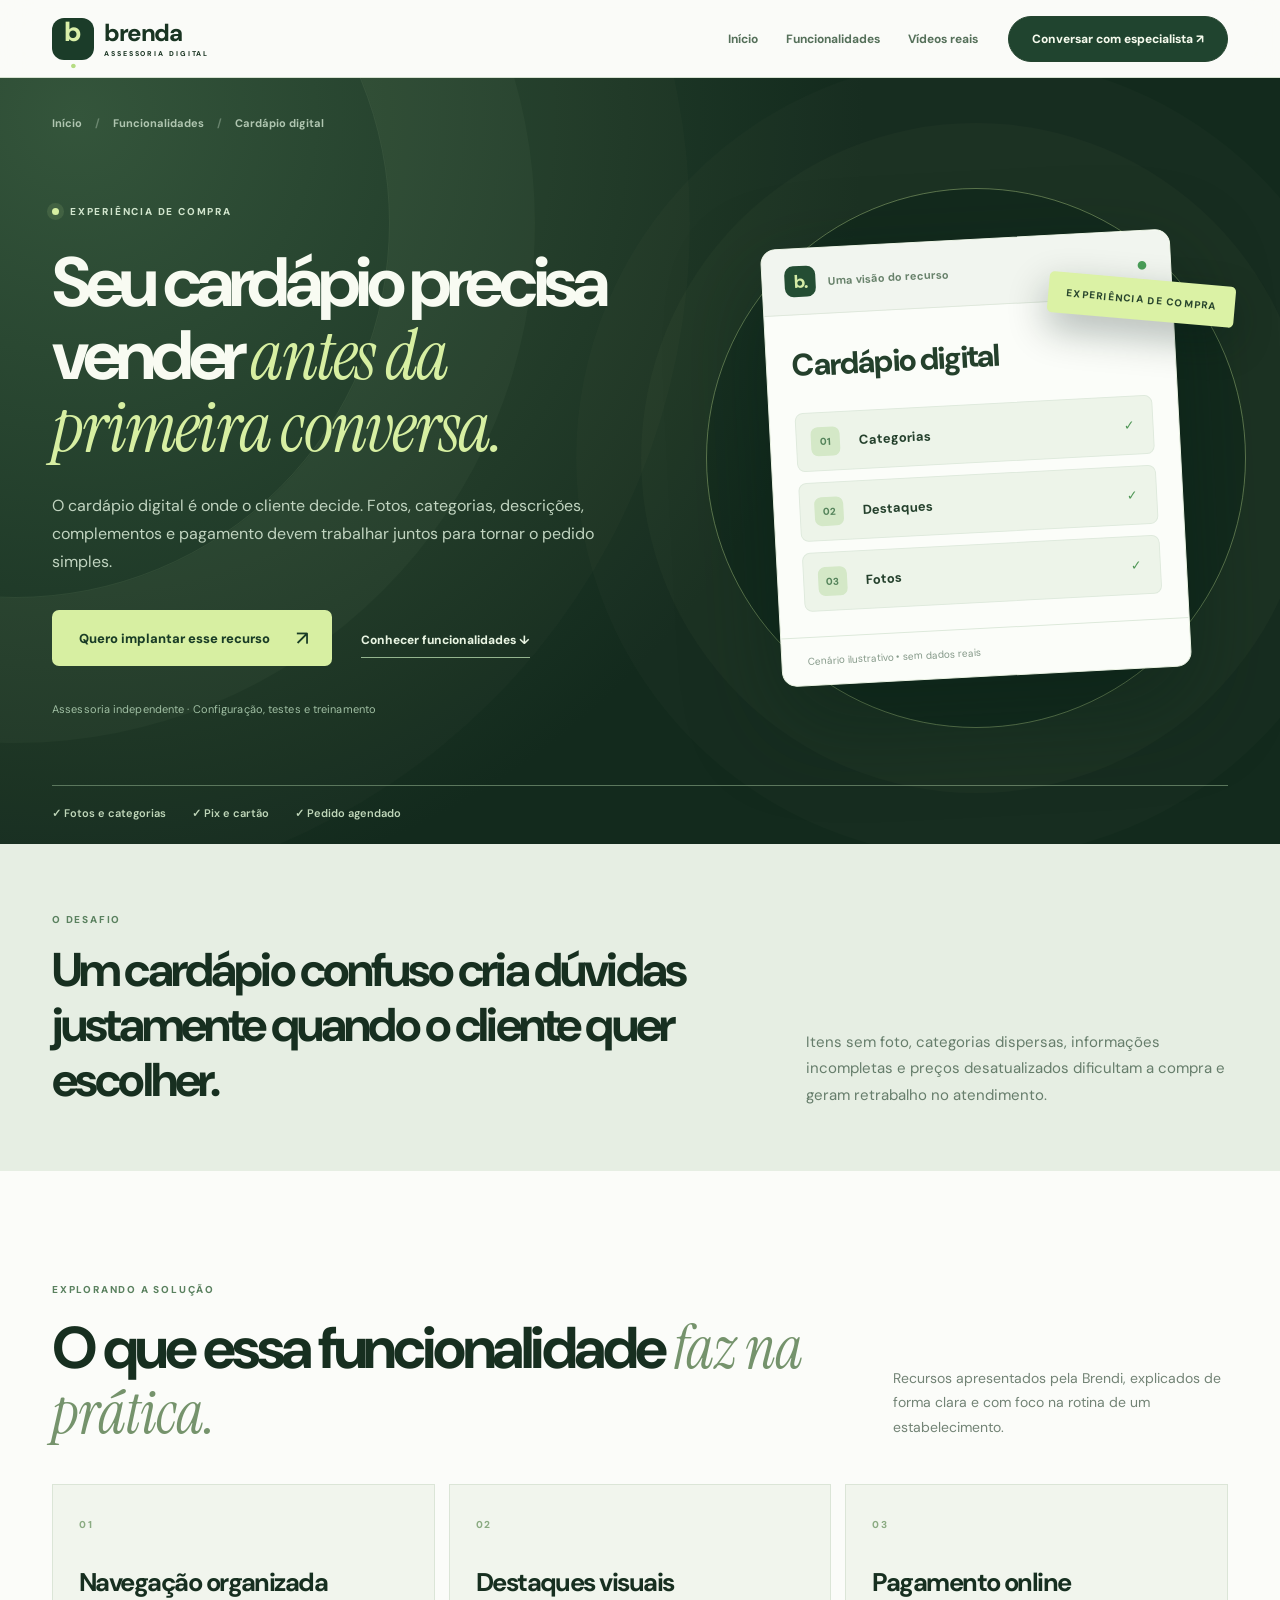
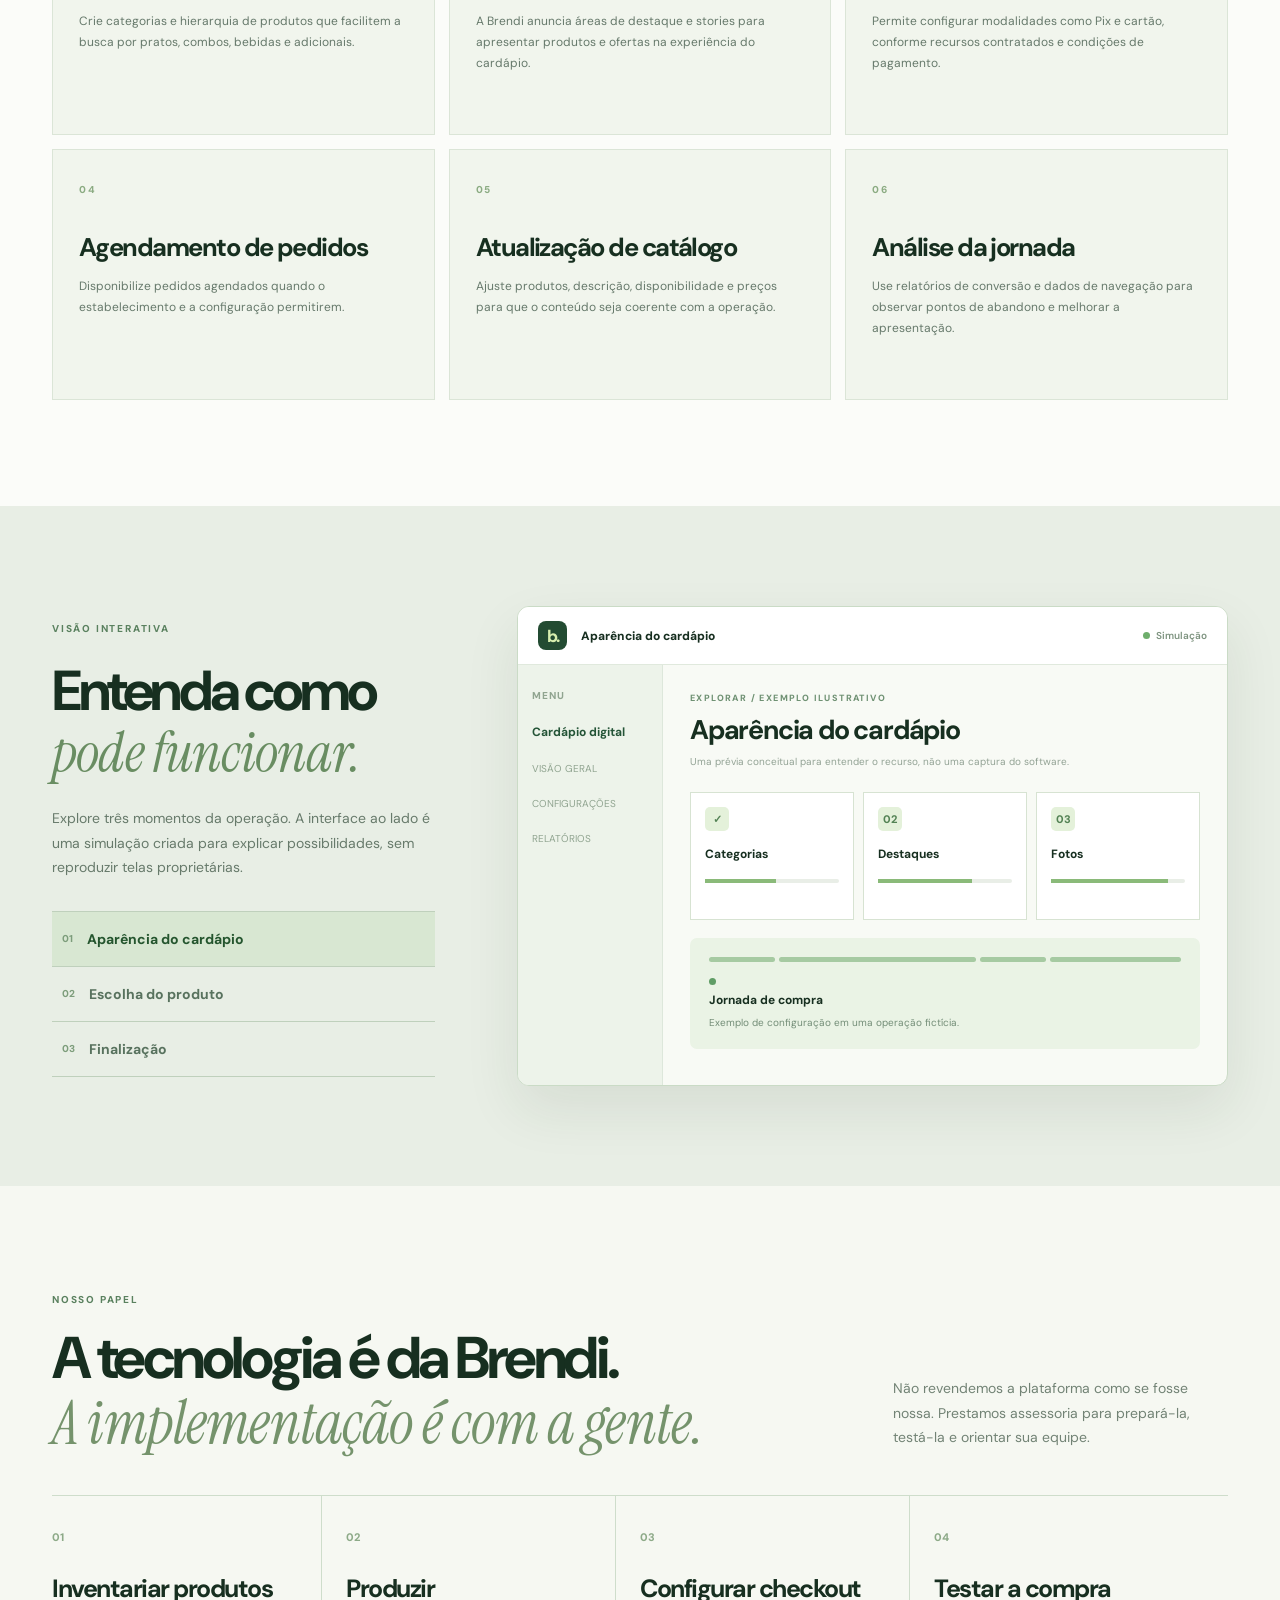
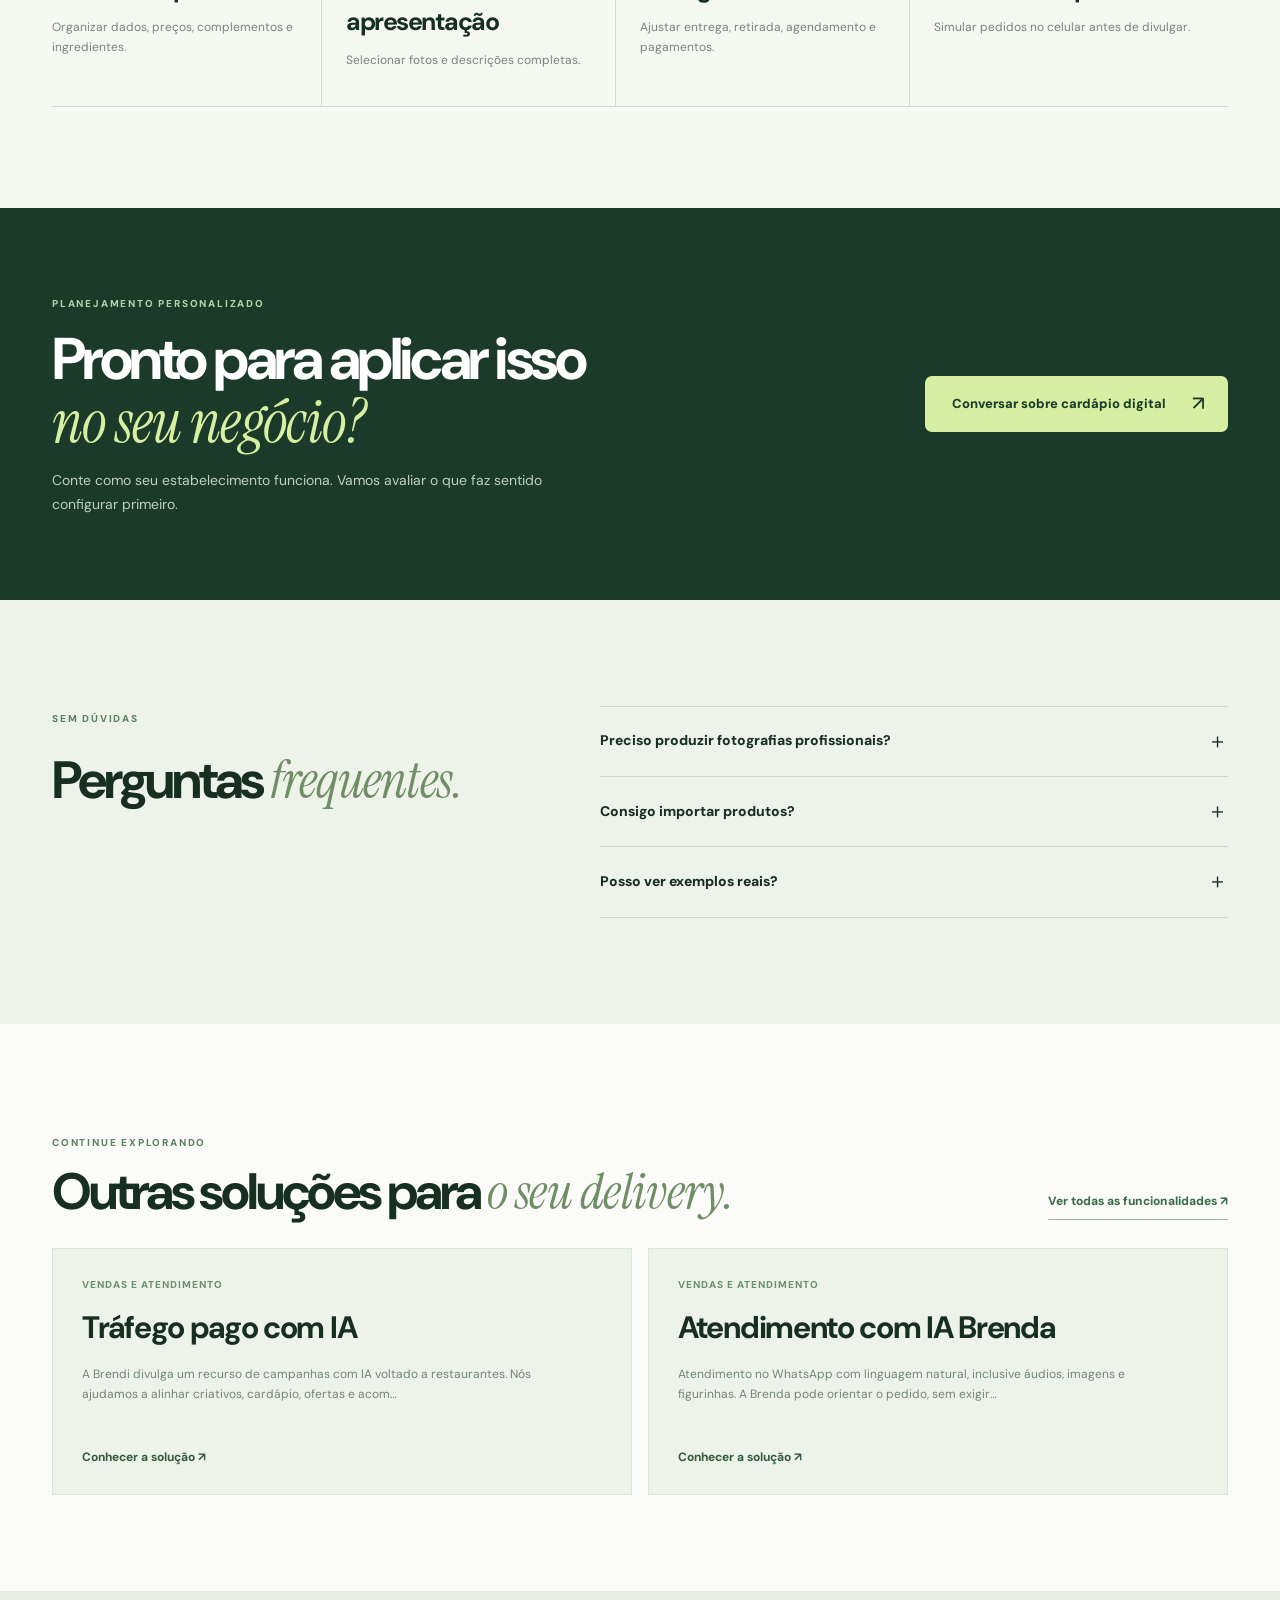
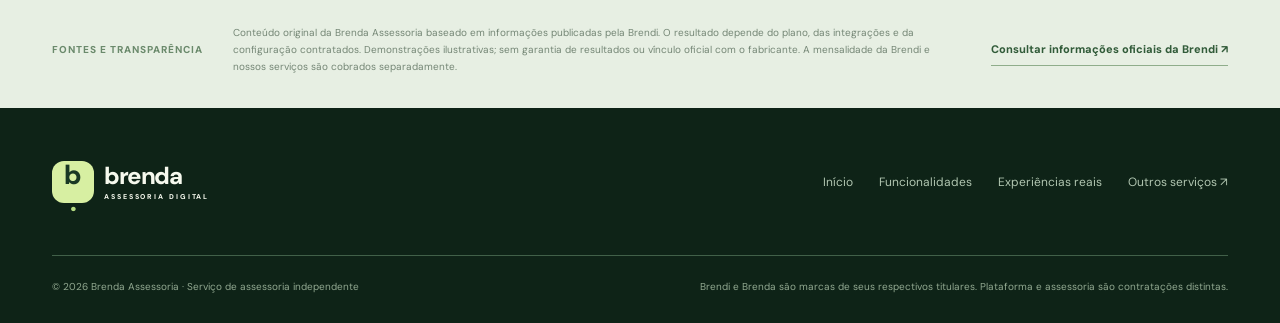
<file: funcionalidades/cardapio-digital/index.html>
<!doctype html><html lang="pt-BR"><head><meta charset="utf-8"><meta name="viewport" content="width=device-width,initial-scale=1"><meta name="theme-color" content="#14271d"><meta name="description" content="O cardápio digital é onde o cliente decide. Fotos, categorias, descrições, complementos e pagamento devem trabalhar juntos para tornar o pedido simples."><meta property="og:type" content="website"><meta property="og:title" content="Cardápio digital | Brenda Assessoria"><meta property="og:description" content="O cardápio digital é onde o cliente decide. Fotos, categorias, descrições, complementos e pagamento devem trabalhar juntos para tornar o pedido simples."><meta property="og:image" content="https://lpbrendaacessoria.vercel.app/og-image.svg"><link rel="canonical" href="https://lpbrendaacessoria.vercel.app/funcionalidades/cardapio-digital/"><link rel="icon" href="/favicon.svg" type="image/svg+xml"><link rel="preconnect" href="https://fonts.googleapis.com"><link rel="preconnect" href="https://fonts.gstatic.com" crossorigin><link href="https://fonts.googleapis.com/css2?family=DM+Sans:wght@400;500;600;700;800&family=Instrument+Serif:ital@0;1&display=swap" rel="stylesheet"><link rel="stylesheet" href="/feature-pages.css"><script src="/feature-pages.js" defer></script><title>Cardápio digital — Brenda Assessoria</title></head><body class="fp-page" data-page="cardapio-digital">
 <a class="fp-skip" href="#fp-main">Pular para conteúdo</a><header class="fp-header" id="header"><div class="fp-container fp-header-row"><a class="fp-logo" href="/" aria-label="Brenda Assessoria, voltar para a página inicial"><span class="fp-logo-mark">b<span>.</span></span><span class="fp-logo-word">brenda<small>ASSESSORIA DIGITAL</small></span></a><nav class="fp-topnav" aria-label="Navegação principal"><a href="/">Início</a><a href="/funcionalidades/" >Funcionalidades</a><a href="/#provas">Vídeos reais</a></nav><a class="fp-nav-cta" href="https://wa.me/5511920626850?text=Ol%C3%A1!%20Gostaria%20de%20conversar%20sobre%20a%20implanta%C3%A7%C3%A3o%20do%20recurso%20Card%C3%A1pio%20digital%20da%20Brendi%20no%20meu%20estabelecimento.%20Podemos%20fazer%20um%20diagn%C3%B3stico%3F" target="_blank" rel="noopener noreferrer">Conversar com especialista ↗</a><button class="fp-menu-trigger" type="button" id="fp-menu-trigger" aria-label="Abrir menu" aria-expanded="false" aria-controls="fp-mobile-nav"><span></span><span></span></button></div><nav class="fp-mobile-nav" id="fp-mobile-nav" hidden aria-label="Menu de funcionalidades"><a href="/">Página inicial ↗</a><a href="/funcionalidades/">Todas as funcionalidades ↗</a><a href="/#provas">Vídeos e demonstrações ↗</a><a href="/funcionalidades/sistema-para-restaurantes/" ><span>01</span>Sistema para restaurantes</a><a href="/funcionalidades/relatorios/" ><span>02</span>Relatórios e análises</a><a href="/funcionalidades/cupom/" ><span>03</span>Cupons e promoções</a><a href="/funcionalidades/programa-de-fidelidade/" ><span>04</span>Programa de fidelidade</a><a href="/funcionalidades/recuperador-de-clientes/" ><span>05</span>Recuperação de clientes</a><a href="/funcionalidades/disparos/" ><span>06</span>Campanhas por WhatsApp</a><a href="/funcionalidades/trafego-pago/" ><span>07</span>Tráfego pago com IA</a><a href="/funcionalidades/cardapio-digital/" aria-current="page"><span>08</span>Cardápio digital</a><a href="/funcionalidades/atendimento-virtual/" ><span>09</span>Atendimento com IA Brenda</a><a class="fp-mobile-contact" href="https://wa.me/5511920626850?text=Ol%C3%A1!%20Gostaria%20de%20conversar%20sobre%20a%20implanta%C3%A7%C3%A3o%20do%20recurso%20Card%C3%A1pio%20digital%20da%20Brendi%20no%20meu%20estabelecimento.%20Podemos%20fazer%20um%20diagn%C3%B3stico%3F" target="_blank" rel="noopener noreferrer">Solicitar diagnóstico ↗</a></nav></header>
 <main id="fp-main">
 <section class="fp-hero fp-hero-vendas">
  <div class="fp-container"><div class="fp-breadcrumb"><a href="/">Início</a><span>/</span><a href="/funcionalidades/">Funcionalidades</a><span>/</span><strong>Cardápio digital</strong></div>
  <div class="fp-hero-grid"><div class="fp-hero-copy"><span class="fp-eyebrow"><i></i>EXPERIÊNCIA DE COMPRA</span><h1>Seu cardápio precisa vender <em>antes da primeira conversa.</em></h1><p>O cardápio digital é onde o cliente decide. Fotos, categorias, descrições, complementos e pagamento devem trabalhar juntos para tornar o pedido simples.</p>
  <div class="fp-hero-actions"><a class="fp-button fp-button-lime" href="https://wa.me/5511920626850?text=Ol%C3%A1!%20Gostaria%20de%20conversar%20sobre%20a%20implanta%C3%A7%C3%A3o%20do%20recurso%20Card%C3%A1pio%20digital%20da%20Brendi%20no%20meu%20estabelecimento.%20Podemos%20fazer%20um%20diagn%C3%B3stico%3F" target="_blank" rel="noopener noreferrer">Quero implantar esse recurso <span>↗</span></a><a class="fp-inline-link" href="#recursos">Conhecer funcionalidades ↓</a></div><div class="fp-hero-note">Assessoria independente · Configuração, testes e treinamento</div></div>
  <div class="fp-hero-art" aria-label="Prévia ilustrativa do recurso"><span class="fp-art-ring"></span><div class="fp-art-panel"><div class="fp-art-header"><span class="fp-art-brand">b.</span><span>Uma visão do recurso</span><span class="fp-art-signal">●</span></div><div class="fp-art-name">Cardápio digital</div><div class="fp-art-list"><div><span class="fp-art-icon">01</span><strong>Categorias</strong><span>✓</span></div><div><span class="fp-art-icon">02</span><strong>Destaques</strong><span>✓</span></div><div><span class="fp-art-icon">03</span><strong>Fotos</strong><span>✓</span></div></div><div class="fp-art-caption">Cenário ilustrativo • sem dados reais</div></div><span class="fp-art-floating">EXPERIÊNCIA DE COMPRA</span></div></div>
  <div class="fp-hero-chips"><span>✓ Fotos e categorias</span><span>✓ Pix e cartão</span><span>✓ Pedido agendado</span></div></div>
 </section>
 <section class="fp-problem"><div class="fp-container fp-problem-grid"><div><span class="fp-section-label">O DESAFIO</span><h2>Um cardápio confuso cria dúvidas justamente quando o cliente quer escolher.</h2></div><p>Itens sem foto, categorias dispersas, informações incompletas e preços desatualizados dificultam a compra e geram retrabalho no atendimento.</p></div></section>
 <section class="fp-features" id="recursos"><div class="fp-container"><div class="fp-section-heading"><div><span class="fp-section-label">EXPLORANDO A SOLUÇÃO</span><h2>O que essa funcionalidade <em>faz na prática.</em></h2></div><p>Recursos apresentados pela Brendi, explicados de forma clara e com foco na rotina de um estabelecimento.</p></div><div class="fp-features-grid"><article class="fp-feature-card"><span class="fp-feature-no">01</span><h3>Navegação organizada</h3><p>Crie categorias e hierarquia de produtos que facilitem a busca por pratos, combos, bebidas e adicionais.</p></article><article class="fp-feature-card"><span class="fp-feature-no">02</span><h3>Destaques visuais</h3><p>A Brendi anuncia áreas de destaque e stories para apresentar produtos e ofertas na experiência do cardápio.</p></article><article class="fp-feature-card"><span class="fp-feature-no">03</span><h3>Pagamento online</h3><p>Permite configurar modalidades como Pix e cartão, conforme recursos contratados e condições de pagamento.</p></article><article class="fp-feature-card"><span class="fp-feature-no">04</span><h3>Agendamento de pedidos</h3><p>Disponibilize pedidos agendados quando o estabelecimento e a configuração permitirem.</p></article><article class="fp-feature-card"><span class="fp-feature-no">05</span><h3>Atualização de catálogo</h3><p>Ajuste produtos, descrição, disponibilidade e preços para que o conteúdo seja coerente com a operação.</p></article><article class="fp-feature-card"><span class="fp-feature-no">06</span><h3>Análise da jornada</h3><p>Use relatórios de conversão e dados de navegação para observar pontos de abandono e melhorar a apresentação.</p></article></div></div></section>
 <section class="fp-demonstration" id="demonstracao"><div class="fp-container fp-demo-grid"><div class="fp-demo-intro"><span class="fp-section-label">VISÃO INTERATIVA</span><h2>Entenda como <em>pode funcionar.</em></h2><p>Explore três momentos da operação. A interface ao lado é uma simulação criada para explicar possibilidades, sem reproduzir telas proprietárias.</p><div class="fp-demo-tabs" role="group" aria-label="Momentos da operação"><button type="button" data-demo-target="0" aria-pressed="true" class="is-active"><span>01</span>Aparência do cardápio</button><button type="button" data-demo-target="1" aria-pressed="false" class=""><span>02</span>Escolha do produto</button><button type="button" data-demo-target="2" aria-pressed="false" class=""><span>03</span>Finalização</button></div></div><div class="fp-demo-stage"><div class="fp-demo-pane" data-demo-index="0" ><div class="fp-app-top"><span class="fp-app-logo">b.</span><span>Aparência do cardápio</span><span class="fp-app-top-status"><i></i> Simulação</span></div>
 <div class="fp-app-body">
 <aside class="fp-app-sidebar"><span>MENU</span><b>Cardápio digital</b><span>VISÃO GERAL</span><span>CONFIGURAÇÕES</span><span>RELATÓRIOS</span></aside>
 <div class="fp-app-main"><div class="fp-app-main-head"><small>EXPLORAR / EXEMPLO ILUSTRATIVO</small><strong>Aparência do cardápio</strong><span>Uma prévia conceitual para entender o recurso, não uma captura do software.</span></div>
 <div class="fp-app-boxes"><div class="fp-app-box"><span class="fp-app-badge">✓</span><strong>Categorias</strong><span class="fp-app-bar"><i style="width:53%"></i></span></div><div class="fp-app-box"><span class="fp-app-badge">02</span><strong>Destaques</strong><span class="fp-app-bar"><i style="width:70%"></i></span></div><div class="fp-app-box"><span class="fp-app-badge">03</span><strong>Fotos</strong><span class="fp-app-bar"><i style="width:87%"></i></span></div></div>
 <div class="fp-app-detail"><div class="fp-app-detail-ruler"><span></span><span></span><span></span><span></span></div><span class="fp-app-detail-dot"></span><strong>Jornada de compra</strong><small>Exemplo de configuração em uma operação fictícia.</small></div>
 </div></div></div><div class="fp-demo-pane" data-demo-index="1" hidden><div class="fp-app-top"><span class="fp-app-logo">b.</span><span>Escolha do produto</span><span class="fp-app-top-status"><i></i> Simulação</span></div>
 <div class="fp-app-body">
 <aside class="fp-app-sidebar"><span>MENU</span><b>Cardápio digital</b><span>VISÃO GERAL</span><span>CONFIGURAÇÕES</span><span>RELATÓRIOS</span></aside>
 <div class="fp-app-main"><div class="fp-app-main-head"><small>CONFIGURAR / EXEMPLO ILUSTRATIVO</small><strong>Escolha do produto</strong><span>Uma prévia conceitual para entender o recurso, não uma captura do software.</span></div>
 <div class="fp-app-boxes"><div class="fp-app-box"><span class="fp-app-badge">✓</span><strong>Descrição</strong><span class="fp-app-bar"><i style="width:53%"></i></span></div><div class="fp-app-box"><span class="fp-app-badge">02</span><strong>Adicionais</strong><span class="fp-app-bar"><i style="width:70%"></i></span></div><div class="fp-app-box"><span class="fp-app-badge">03</span><strong>Quantidade</strong><span class="fp-app-bar"><i style="width:87%"></i></span></div></div>
 <div class="fp-app-detail"><div class="fp-app-detail-ruler"><span></span><span></span><span></span><span></span></div><span class="fp-app-detail-dot"></span><strong>Jornada de compra</strong><small>Exemplo de configuração em uma operação fictícia.</small></div>
 </div></div></div><div class="fp-demo-pane" data-demo-index="2" hidden><div class="fp-app-top"><span class="fp-app-logo">b.</span><span>Finalização</span><span class="fp-app-top-status"><i></i> Simulação</span></div>
 <div class="fp-app-body">
 <aside class="fp-app-sidebar"><span>MENU</span><b>Cardápio digital</b><span>VISÃO GERAL</span><span>CONFIGURAÇÕES</span><span>RELATÓRIOS</span></aside>
 <div class="fp-app-main"><div class="fp-app-main-head"><small>ACOMPANHAR / EXEMPLO ILUSTRATIVO</small><strong>Finalização</strong><span>Uma prévia conceitual para entender o recurso, não uma captura do software.</span></div>
 <div class="fp-app-boxes"><div class="fp-app-box"><span class="fp-app-badge">✓</span><strong>Endereço</strong><span class="fp-app-bar"><i style="width:53%"></i></span></div><div class="fp-app-box"><span class="fp-app-badge">02</span><strong>Pix ou cartão</strong><span class="fp-app-bar"><i style="width:70%"></i></span></div><div class="fp-app-box"><span class="fp-app-badge">03</span><strong>Confirmação</strong><span class="fp-app-bar"><i style="width:87%"></i></span></div></div>
 <div class="fp-app-detail"><div class="fp-app-detail-ruler"><span></span><span></span><span></span><span></span></div><span class="fp-app-detail-dot"></span><strong>Jornada de compra</strong><small>Exemplo de configuração em uma operação fictícia.</small></div>
 </div></div></div></div></div></section>
 <section class="fp-implementation" id="implantacao"><div class="fp-container"><div class="fp-section-heading"><div><span class="fp-section-label">NOSSO PAPEL</span><h2>A tecnologia é da Brendi.<br><em>A implementação é com a gente.</em></h2></div><p>Não revendemos a plataforma como se fosse nossa. Prestamos assessoria para prepará-la, testá-la e orientar sua equipe.</p></div><div class="fp-implementation-grid"><article><span>01</span><h3>Inventariar produtos</h3><p>Organizar dados, preços, complementos e ingredientes.</p></article><article><span>02</span><h3>Produzir apresentação</h3><p>Selecionar fotos e descrições completas.</p></article><article><span>03</span><h3>Configurar checkout</h3><p>Ajustar entrega, retirada, agendamento e pagamentos.</p></article><article><span>04</span><h3>Testar a compra</h3><p>Simular pedidos no celular antes de divulgar.</p></article></div></div></section>
 <section class="fp-pitch"><div class="fp-container fp-pitch-row"><div><span class="fp-section-label">PLANEJAMENTO PERSONALIZADO</span><h2>Pronto para aplicar isso<br><em>no seu negócio?</em></h2><p>Conte como seu estabelecimento funciona. Vamos avaliar o que faz sentido configurar primeiro.</p></div><a class="fp-button fp-button-lime" href="https://wa.me/5511920626850?text=Ol%C3%A1!%20Gostaria%20de%20conversar%20sobre%20a%20implanta%C3%A7%C3%A3o%20do%20recurso%20Card%C3%A1pio%20digital%20da%20Brendi%20no%20meu%20estabelecimento.%20Podemos%20fazer%20um%20diagn%C3%B3stico%3F" target="_blank" rel="noopener noreferrer">Conversar sobre cardápio digital <span>↗</span></a></div></section>
 <section class="fp-faq"><div class="fp-container fp-faq-grid"><div><span class="fp-section-label">SEM DÚVIDAS</span><h2>Perguntas <em>frequentes.</em></h2></div><div class="fp-faq-list"><details><summary>Preciso produzir fotografias profissionais?<span>＋</span></summary><p>Boas fotos ajudam, mas a necessidade depende da qualidade do material existente. Fotografia pode ser incluída como serviço separado.</p></details><details><summary>Consigo importar produtos?<span>＋</span></summary><p>A Brendi divulga recursos de importação e configuração; verificaremos as condições e a qualidade dos dados de origem.</p></details><details><summary>Posso ver exemplos reais?<span>＋</span></summary><p>Sim. Disponibilizamos links para cardápios publicados pela plataforma na seção de exemplos.</p></details></div></div></section>
 <section class="fp-related"><div class="fp-container"><div class="fp-related-title"><div><span class="fp-section-label">CONTINUE EXPLORANDO</span><h2>Outras soluções para <em>o seu delivery.</em></h2></div><a href="/funcionalidades/">Ver todas as funcionalidades ↗</a></div><div class="fp-related-grid"><a href="/funcionalidades/trafego-pago/" class="fp-related-card"><span>VENDAS E ATENDIMENTO</span><strong>Tráfego pago com IA</strong><p>A Brendi divulga um recurso de campanhas com IA voltado a restaurantes. Nós ajudamos a alinhar criativos, cardápio, ofertas e acom…</p><b>Conhecer a solução ↗</b></a><a href="/funcionalidades/atendimento-virtual/" class="fp-related-card"><span>VENDAS E ATENDIMENTO</span><strong>Atendimento com IA Brenda</strong><p>Atendimento no WhatsApp com linguagem natural, inclusive áudios, imagens e figurinhas. A Brenda pode orientar o pedido, sem exigir…</p><b>Conhecer a solução ↗</b></a></div></div></section>
 <section class="fp-source"><div class="fp-container"><span>FONTES E TRANSPARÊNCIA</span><p>Conteúdo original da Brenda Assessoria baseado em informações publicadas pela Brendi. O resultado depende do plano, das integrações e da configuração contratados. Demonstrações ilustrativas; sem garantia de resultados ou vínculo oficial com o fabricante. A mensalidade da Brendi e nossos serviços são cobrados separadamente.</p><a href="https://brendi.com.br/cardapio-digital" target="_blank" rel="noopener noreferrer">Consultar informações oficiais da Brendi ↗</a></div></section>
 </main><footer class="fp-footer"><div class="fp-container"><div class="fp-footer-upper"><a class="fp-logo" href="/" aria-label="Brenda Assessoria, voltar para a página inicial"><span class="fp-logo-mark">b<span>.</span></span><span class="fp-logo-word">brenda<small>ASSESSORIA DIGITAL</small></span></a><div><a href="/">Início</a><a href="/funcionalidades/">Funcionalidades</a><a href="/#provas">Experiências reais</a><a href="https://seeven-lp.vercel.app" target="_blank" rel="noopener noreferrer">Outros serviços ↗</a></div></div><div class="fp-footer-bottom"><span>© 2026 Brenda Assessoria · Serviço de assessoria independente</span><span>Brendi e Brenda são marcas de seus respectivos titulares. Plataforma e assessoria são contratações distintas.</span></div></div></footer><div class="fp-mobile-cta" id="fp-mobile-cta"><a href="https://wa.me/5511920626850?text=Ol%C3%A1!%20Gostaria%20de%20conversar%20sobre%20a%20implanta%C3%A7%C3%A3o%20do%20recurso%20Card%C3%A1pio%20digital%20da%20Brendi%20no%20meu%20estabelecimento.%20Podemos%20fazer%20um%20diagn%C3%B3stico%3F" target="_blank" rel="noopener noreferrer">Solicitar diagnóstico ↗</a></div></body></html>
</file>
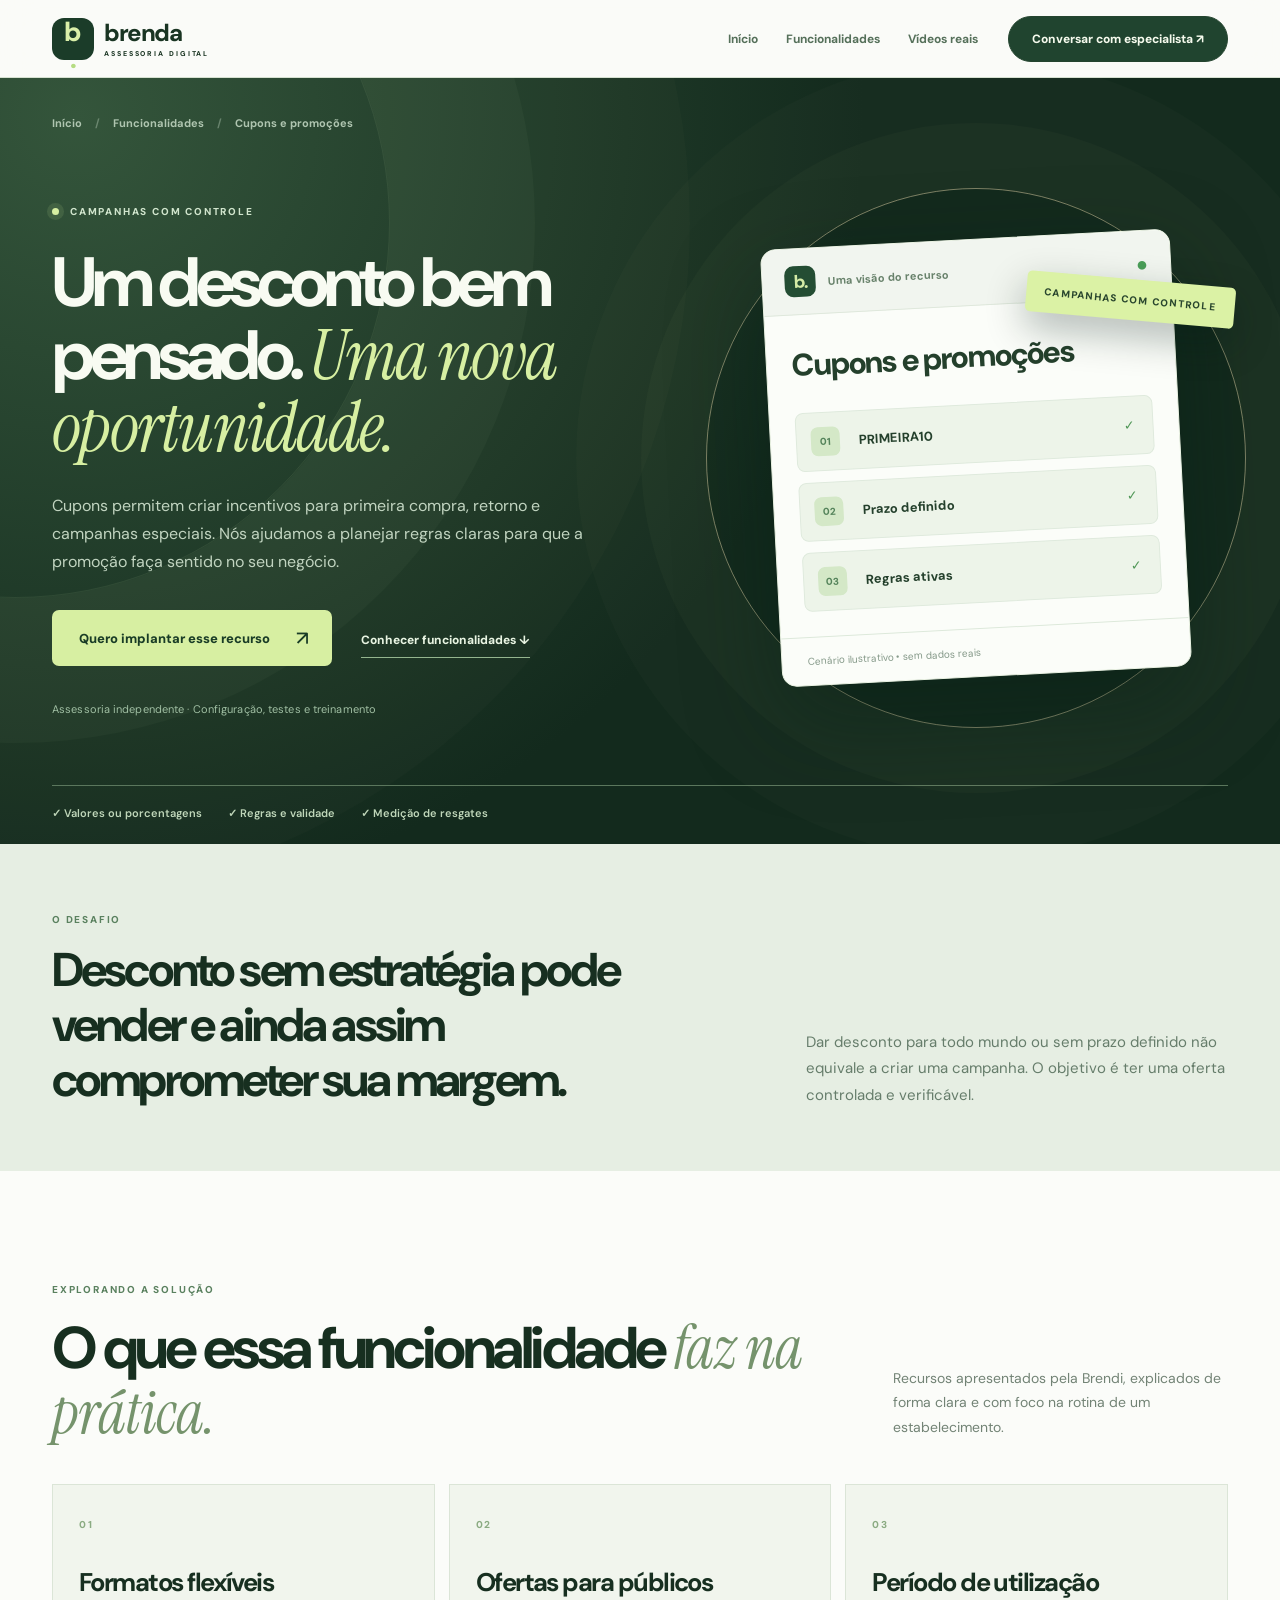
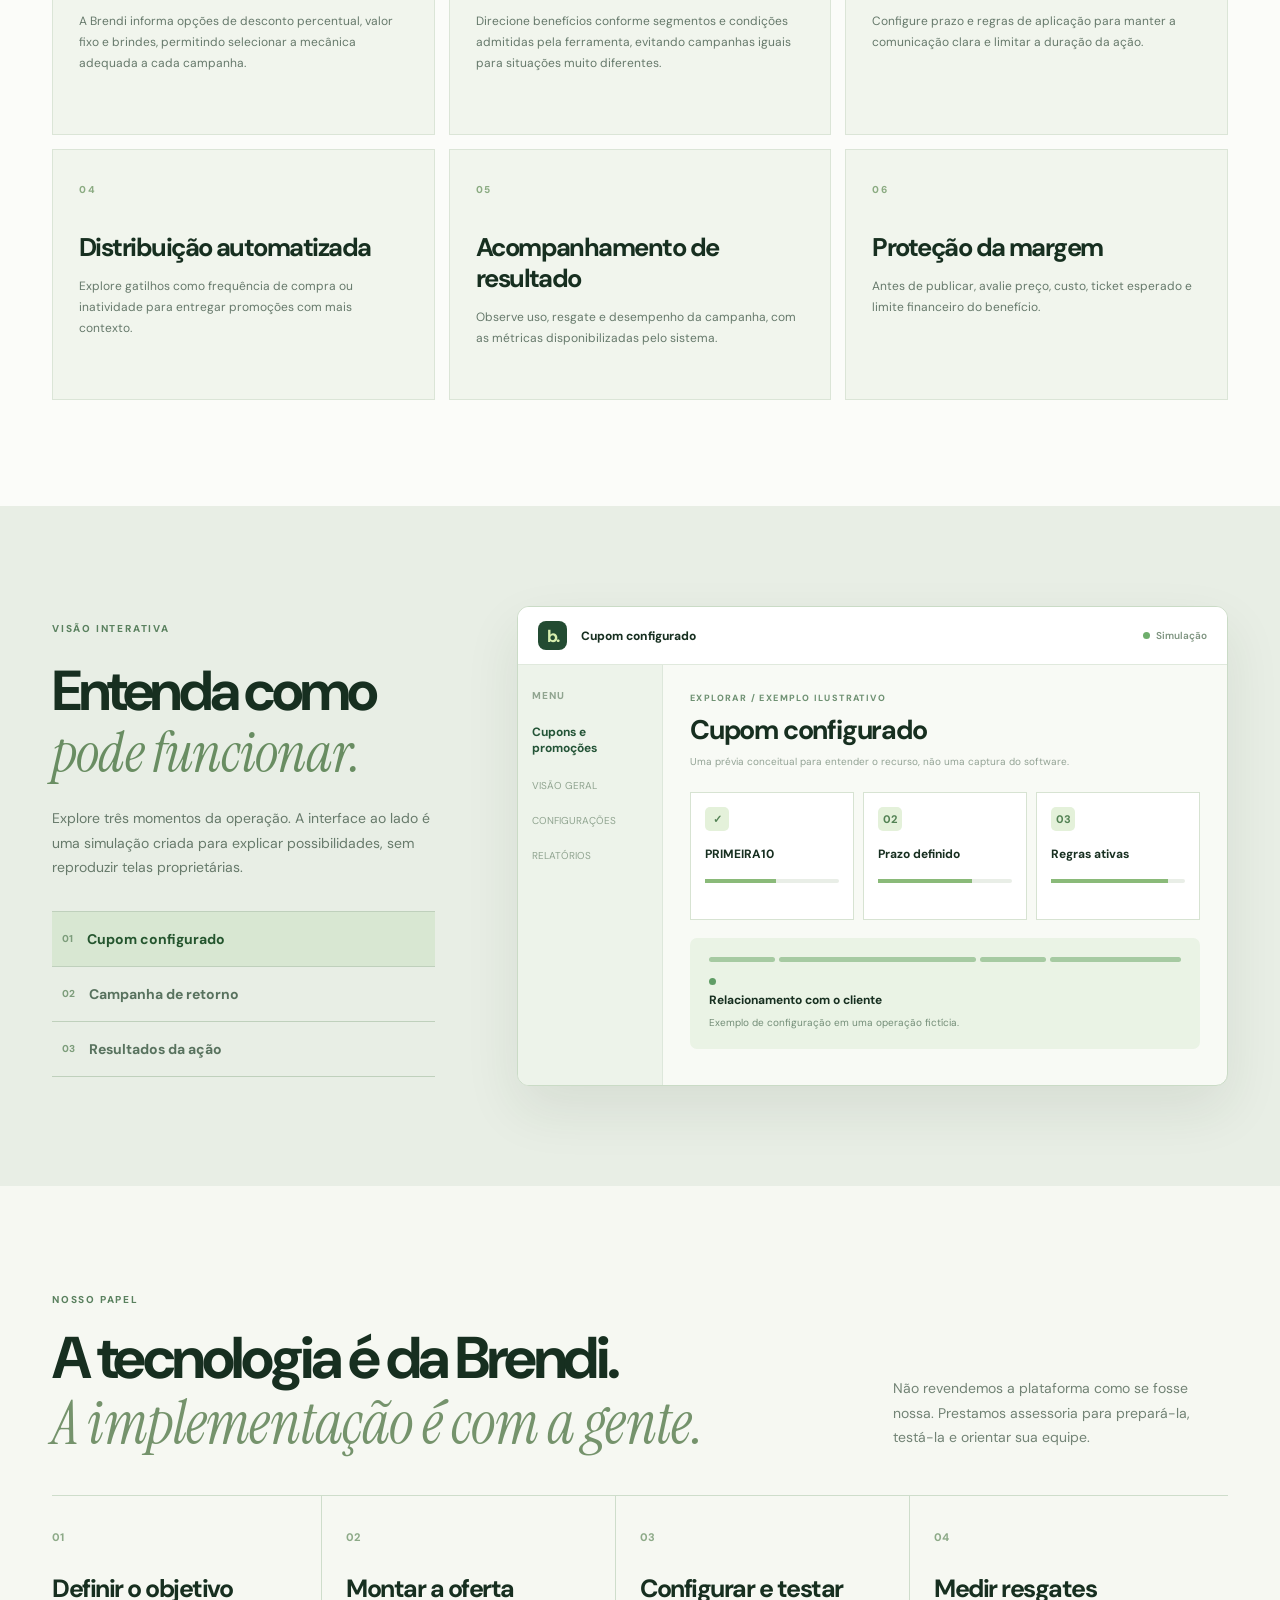
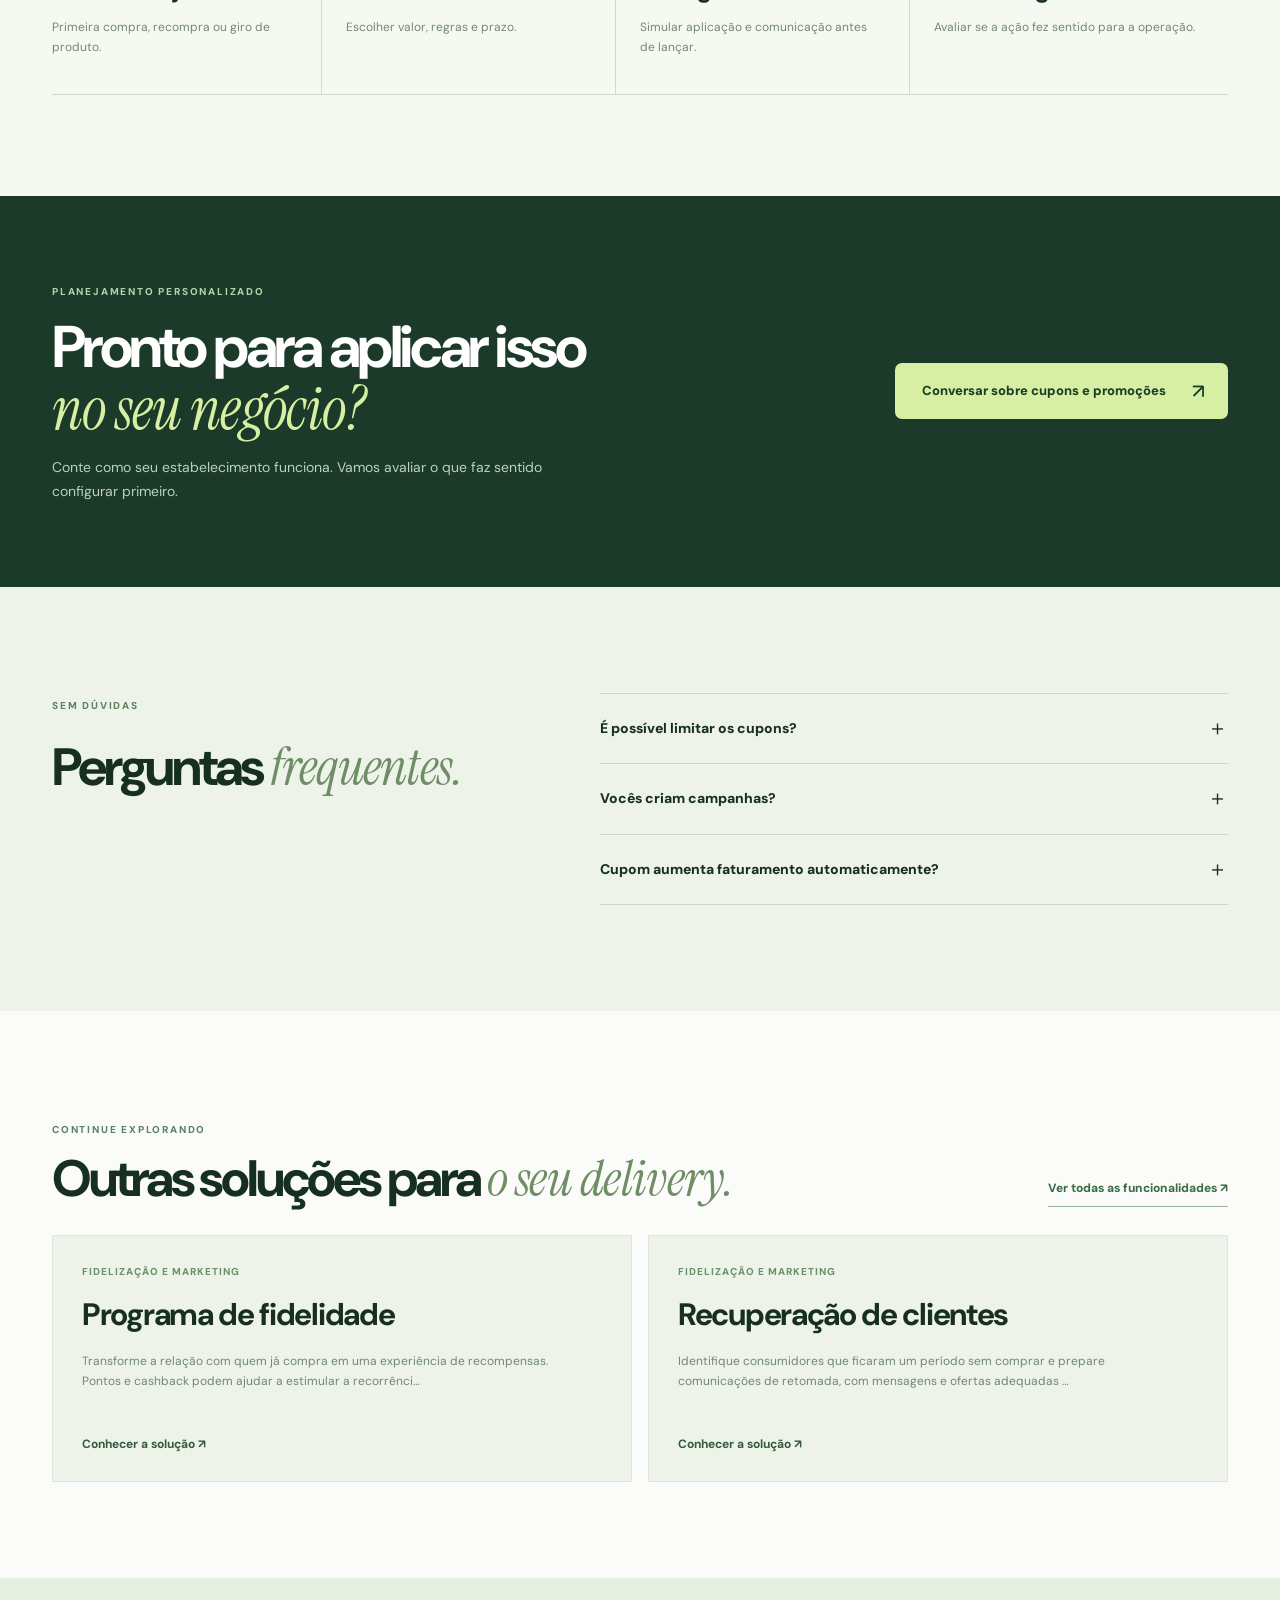
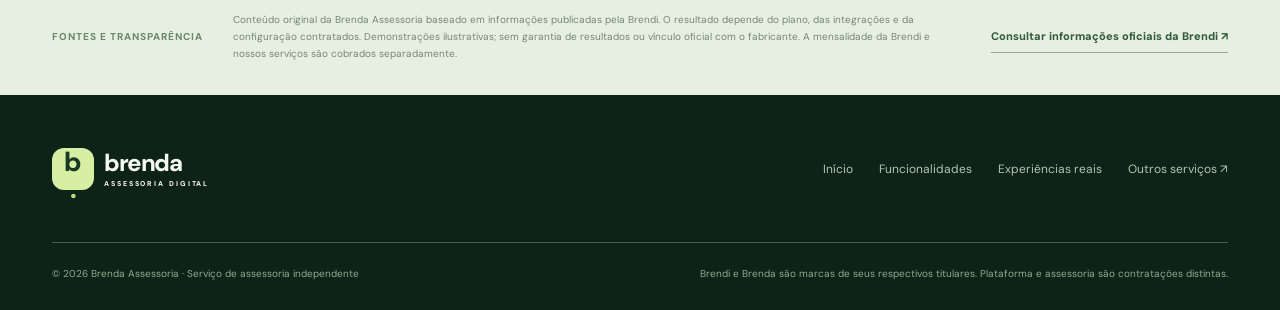
<file: funcionalidades/cupom/index.html>
<!doctype html><html lang="pt-BR"><head><meta charset="utf-8"><meta name="viewport" content="width=device-width,initial-scale=1"><meta name="theme-color" content="#14271d"><meta name="description" content="Cupons permitem criar incentivos para primeira compra, retorno e campanhas especiais. Nós ajudamos a planejar regras claras para que a promoção faça sentido no seu negócio."><meta property="og:type" content="website"><meta property="og:title" content="Cupons e promoções | Brenda Assessoria"><meta property="og:description" content="Cupons permitem criar incentivos para primeira compra, retorno e campanhas especiais. Nós ajudamos a planejar regras claras para que a promoção faça sentido no seu negócio."><meta property="og:image" content="https://lpbrendaacessoria.vercel.app/og-image.svg"><link rel="canonical" href="https://lpbrendaacessoria.vercel.app/funcionalidades/cupom/"><link rel="icon" href="/favicon.svg" type="image/svg+xml"><link rel="preconnect" href="https://fonts.googleapis.com"><link rel="preconnect" href="https://fonts.gstatic.com" crossorigin><link href="https://fonts.googleapis.com/css2?family=DM+Sans:wght@400;500;600;700;800&family=Instrument+Serif:ital@0;1&display=swap" rel="stylesheet"><link rel="stylesheet" href="/feature-pages.css"><script src="/feature-pages.js" defer></script><title>Cupons e promoções — Brenda Assessoria</title></head><body class="fp-page" data-page="cupom">
 <a class="fp-skip" href="#fp-main">Pular para conteúdo</a><header class="fp-header" id="header"><div class="fp-container fp-header-row"><a class="fp-logo" href="/" aria-label="Brenda Assessoria, voltar para a página inicial"><span class="fp-logo-mark">b<span>.</span></span><span class="fp-logo-word">brenda<small>ASSESSORIA DIGITAL</small></span></a><nav class="fp-topnav" aria-label="Navegação principal"><a href="/">Início</a><a href="/funcionalidades/" >Funcionalidades</a><a href="/#provas">Vídeos reais</a></nav><a class="fp-nav-cta" href="https://wa.me/5511920626850?text=Ol%C3%A1!%20Gostaria%20de%20conversar%20sobre%20a%20implanta%C3%A7%C3%A3o%20do%20recurso%20Cupons%20e%20promo%C3%A7%C3%B5es%20da%20Brendi%20no%20meu%20estabelecimento.%20Podemos%20fazer%20um%20diagn%C3%B3stico%3F" target="_blank" rel="noopener noreferrer">Conversar com especialista ↗</a><button class="fp-menu-trigger" type="button" id="fp-menu-trigger" aria-label="Abrir menu" aria-expanded="false" aria-controls="fp-mobile-nav"><span></span><span></span></button></div><nav class="fp-mobile-nav" id="fp-mobile-nav" hidden aria-label="Menu de funcionalidades"><a href="/">Página inicial ↗</a><a href="/funcionalidades/">Todas as funcionalidades ↗</a><a href="/#provas">Vídeos e demonstrações ↗</a><a href="/funcionalidades/sistema-para-restaurantes/" ><span>01</span>Sistema para restaurantes</a><a href="/funcionalidades/relatorios/" ><span>02</span>Relatórios e análises</a><a href="/funcionalidades/cupom/" aria-current="page"><span>03</span>Cupons e promoções</a><a href="/funcionalidades/programa-de-fidelidade/" ><span>04</span>Programa de fidelidade</a><a href="/funcionalidades/recuperador-de-clientes/" ><span>05</span>Recuperação de clientes</a><a href="/funcionalidades/disparos/" ><span>06</span>Campanhas por WhatsApp</a><a href="/funcionalidades/trafego-pago/" ><span>07</span>Tráfego pago com IA</a><a href="/funcionalidades/cardapio-digital/" ><span>08</span>Cardápio digital</a><a href="/funcionalidades/atendimento-virtual/" ><span>09</span>Atendimento com IA Brenda</a><a class="fp-mobile-contact" href="https://wa.me/5511920626850?text=Ol%C3%A1!%20Gostaria%20de%20conversar%20sobre%20a%20implanta%C3%A7%C3%A3o%20do%20recurso%20Cupons%20e%20promo%C3%A7%C3%B5es%20da%20Brendi%20no%20meu%20estabelecimento.%20Podemos%20fazer%20um%20diagn%C3%B3stico%3F" target="_blank" rel="noopener noreferrer">Solicitar diagnóstico ↗</a></nav></header>
 <main id="fp-main">
 <section class="fp-hero fp-hero-fidelizacao">
  <div class="fp-container"><div class="fp-breadcrumb"><a href="/">Início</a><span>/</span><a href="/funcionalidades/">Funcionalidades</a><span>/</span><strong>Cupons e promoções</strong></div>
  <div class="fp-hero-grid"><div class="fp-hero-copy"><span class="fp-eyebrow"><i></i>CAMPANHAS COM CONTROLE</span><h1>Um desconto bem pensado. <em>Uma nova oportunidade.</em></h1><p>Cupons permitem criar incentivos para primeira compra, retorno e campanhas especiais. Nós ajudamos a planejar regras claras para que a promoção faça sentido no seu negócio.</p>
  <div class="fp-hero-actions"><a class="fp-button fp-button-lime" href="https://wa.me/5511920626850?text=Ol%C3%A1!%20Gostaria%20de%20conversar%20sobre%20a%20implanta%C3%A7%C3%A3o%20do%20recurso%20Cupons%20e%20promo%C3%A7%C3%B5es%20da%20Brendi%20no%20meu%20estabelecimento.%20Podemos%20fazer%20um%20diagn%C3%B3stico%3F" target="_blank" rel="noopener noreferrer">Quero implantar esse recurso <span>↗</span></a><a class="fp-inline-link" href="#recursos">Conhecer funcionalidades ↓</a></div><div class="fp-hero-note">Assessoria independente · Configuração, testes e treinamento</div></div>
  <div class="fp-hero-art" aria-label="Prévia ilustrativa do recurso"><span class="fp-art-ring"></span><div class="fp-art-panel"><div class="fp-art-header"><span class="fp-art-brand">b.</span><span>Uma visão do recurso</span><span class="fp-art-signal">●</span></div><div class="fp-art-name">Cupons e promoções</div><div class="fp-art-list"><div><span class="fp-art-icon">01</span><strong>PRIMEIRA10</strong><span>✓</span></div><div><span class="fp-art-icon">02</span><strong>Prazo definido</strong><span>✓</span></div><div><span class="fp-art-icon">03</span><strong>Regras ativas</strong><span>✓</span></div></div><div class="fp-art-caption">Cenário ilustrativo • sem dados reais</div></div><span class="fp-art-floating">CAMPANHAS COM CONTROLE</span></div></div>
  <div class="fp-hero-chips"><span>✓ Valores ou porcentagens</span><span>✓ Regras e validade</span><span>✓ Medição de resgates</span></div></div>
 </section>
 <section class="fp-problem"><div class="fp-container fp-problem-grid"><div><span class="fp-section-label">O DESAFIO</span><h2>Desconto sem estratégia pode vender e ainda assim comprometer sua margem.</h2></div><p>Dar desconto para todo mundo ou sem prazo definido não equivale a criar uma campanha. O objetivo é ter uma oferta controlada e verificável.</p></div></section>
 <section class="fp-features" id="recursos"><div class="fp-container"><div class="fp-section-heading"><div><span class="fp-section-label">EXPLORANDO A SOLUÇÃO</span><h2>O que essa funcionalidade <em>faz na prática.</em></h2></div><p>Recursos apresentados pela Brendi, explicados de forma clara e com foco na rotina de um estabelecimento.</p></div><div class="fp-features-grid"><article class="fp-feature-card"><span class="fp-feature-no">01</span><h3>Formatos flexíveis</h3><p>A Brendi informa opções de desconto percentual, valor fixo e brindes, permitindo selecionar a mecânica adequada a cada campanha.</p></article><article class="fp-feature-card"><span class="fp-feature-no">02</span><h3>Ofertas para públicos</h3><p>Direcione benefícios conforme segmentos e condições admitidas pela ferramenta, evitando campanhas iguais para situações muito diferentes.</p></article><article class="fp-feature-card"><span class="fp-feature-no">03</span><h3>Período de utilização</h3><p>Configure prazo e regras de aplicação para manter a comunicação clara e limitar a duração da ação.</p></article><article class="fp-feature-card"><span class="fp-feature-no">04</span><h3>Distribuição automatizada</h3><p>Explore gatilhos como frequência de compra ou inatividade para entregar promoções com mais contexto.</p></article><article class="fp-feature-card"><span class="fp-feature-no">05</span><h3>Acompanhamento de resultado</h3><p>Observe uso, resgate e desempenho da campanha, com as métricas disponibilizadas pelo sistema.</p></article><article class="fp-feature-card"><span class="fp-feature-no">06</span><h3>Proteção da margem</h3><p>Antes de publicar, avalie preço, custo, ticket esperado e limite financeiro do benefício.</p></article></div></div></section>
 <section class="fp-demonstration" id="demonstracao"><div class="fp-container fp-demo-grid"><div class="fp-demo-intro"><span class="fp-section-label">VISÃO INTERATIVA</span><h2>Entenda como <em>pode funcionar.</em></h2><p>Explore três momentos da operação. A interface ao lado é uma simulação criada para explicar possibilidades, sem reproduzir telas proprietárias.</p><div class="fp-demo-tabs" role="group" aria-label="Momentos da operação"><button type="button" data-demo-target="0" aria-pressed="true" class="is-active"><span>01</span>Cupom configurado</button><button type="button" data-demo-target="1" aria-pressed="false" class=""><span>02</span>Campanha de retorno</button><button type="button" data-demo-target="2" aria-pressed="false" class=""><span>03</span>Resultados da ação</button></div></div><div class="fp-demo-stage"><div class="fp-demo-pane" data-demo-index="0" ><div class="fp-app-top"><span class="fp-app-logo">b.</span><span>Cupom configurado</span><span class="fp-app-top-status"><i></i> Simulação</span></div>
 <div class="fp-app-body">
 <aside class="fp-app-sidebar"><span>MENU</span><b>Cupons e promoções</b><span>VISÃO GERAL</span><span>CONFIGURAÇÕES</span><span>RELATÓRIOS</span></aside>
 <div class="fp-app-main"><div class="fp-app-main-head"><small>EXPLORAR / EXEMPLO ILUSTRATIVO</small><strong>Cupom configurado</strong><span>Uma prévia conceitual para entender o recurso, não uma captura do software.</span></div>
 <div class="fp-app-boxes"><div class="fp-app-box"><span class="fp-app-badge">✓</span><strong>PRIMEIRA10</strong><span class="fp-app-bar"><i style="width:53%"></i></span></div><div class="fp-app-box"><span class="fp-app-badge">02</span><strong>Prazo definido</strong><span class="fp-app-bar"><i style="width:70%"></i></span></div><div class="fp-app-box"><span class="fp-app-badge">03</span><strong>Regras ativas</strong><span class="fp-app-bar"><i style="width:87%"></i></span></div></div>
 <div class="fp-app-detail"><div class="fp-app-detail-ruler"><span></span><span></span><span></span><span></span></div><span class="fp-app-detail-dot"></span><strong>Relacionamento com o cliente</strong><small>Exemplo de configuração em uma operação fictícia.</small></div>
 </div></div></div><div class="fp-demo-pane" data-demo-index="1" hidden><div class="fp-app-top"><span class="fp-app-logo">b.</span><span>Campanha de retorno</span><span class="fp-app-top-status"><i></i> Simulação</span></div>
 <div class="fp-app-body">
 <aside class="fp-app-sidebar"><span>MENU</span><b>Cupons e promoções</b><span>VISÃO GERAL</span><span>CONFIGURAÇÕES</span><span>RELATÓRIOS</span></aside>
 <div class="fp-app-main"><div class="fp-app-main-head"><small>CONFIGURAR / EXEMPLO ILUSTRATIVO</small><strong>Campanha de retorno</strong><span>Uma prévia conceitual para entender o recurso, não uma captura do software.</span></div>
 <div class="fp-app-boxes"><div class="fp-app-box"><span class="fp-app-badge">✓</span><strong>Benefício</strong><span class="fp-app-bar"><i style="width:53%"></i></span></div><div class="fp-app-box"><span class="fp-app-badge">02</span><strong>Público</strong><span class="fp-app-bar"><i style="width:70%"></i></span></div><div class="fp-app-box"><span class="fp-app-badge">03</span><strong>Período</strong><span class="fp-app-bar"><i style="width:87%"></i></span></div></div>
 <div class="fp-app-detail"><div class="fp-app-detail-ruler"><span></span><span></span><span></span><span></span></div><span class="fp-app-detail-dot"></span><strong>Relacionamento com o cliente</strong><small>Exemplo de configuração em uma operação fictícia.</small></div>
 </div></div></div><div class="fp-demo-pane" data-demo-index="2" hidden><div class="fp-app-top"><span class="fp-app-logo">b.</span><span>Resultados da ação</span><span class="fp-app-top-status"><i></i> Simulação</span></div>
 <div class="fp-app-body">
 <aside class="fp-app-sidebar"><span>MENU</span><b>Cupons e promoções</b><span>VISÃO GERAL</span><span>CONFIGURAÇÕES</span><span>RELATÓRIOS</span></aside>
 <div class="fp-app-main"><div class="fp-app-main-head"><small>ACOMPANHAR / EXEMPLO ILUSTRATIVO</small><strong>Resultados da ação</strong><span>Uma prévia conceitual para entender o recurso, não uma captura do software.</span></div>
 <div class="fp-app-boxes"><div class="fp-app-box"><span class="fp-app-badge">✓</span><strong>Distribuídos</strong><span class="fp-app-bar"><i style="width:53%"></i></span></div><div class="fp-app-box"><span class="fp-app-badge">02</span><strong>Utilizados</strong><span class="fp-app-bar"><i style="width:70%"></i></span></div><div class="fp-app-box"><span class="fp-app-badge">03</span><strong>Acompanhar</strong><span class="fp-app-bar"><i style="width:87%"></i></span></div></div>
 <div class="fp-app-detail"><div class="fp-app-detail-ruler"><span></span><span></span><span></span><span></span></div><span class="fp-app-detail-dot"></span><strong>Relacionamento com o cliente</strong><small>Exemplo de configuração em uma operação fictícia.</small></div>
 </div></div></div></div></div></section>
 <section class="fp-implementation" id="implantacao"><div class="fp-container"><div class="fp-section-heading"><div><span class="fp-section-label">NOSSO PAPEL</span><h2>A tecnologia é da Brendi.<br><em>A implementação é com a gente.</em></h2></div><p>Não revendemos a plataforma como se fosse nossa. Prestamos assessoria para prepará-la, testá-la e orientar sua equipe.</p></div><div class="fp-implementation-grid"><article><span>01</span><h3>Definir o objetivo</h3><p>Primeira compra, recompra ou giro de produto.</p></article><article><span>02</span><h3>Montar a oferta</h3><p>Escolher valor, regras e prazo.</p></article><article><span>03</span><h3>Configurar e testar</h3><p>Simular aplicação e comunicação antes de lançar.</p></article><article><span>04</span><h3>Medir resgates</h3><p>Avaliar se a ação fez sentido para a operação.</p></article></div></div></section>
 <section class="fp-pitch"><div class="fp-container fp-pitch-row"><div><span class="fp-section-label">PLANEJAMENTO PERSONALIZADO</span><h2>Pronto para aplicar isso<br><em>no seu negócio?</em></h2><p>Conte como seu estabelecimento funciona. Vamos avaliar o que faz sentido configurar primeiro.</p></div><a class="fp-button fp-button-lime" href="https://wa.me/5511920626850?text=Ol%C3%A1!%20Gostaria%20de%20conversar%20sobre%20a%20implanta%C3%A7%C3%A3o%20do%20recurso%20Cupons%20e%20promo%C3%A7%C3%B5es%20da%20Brendi%20no%20meu%20estabelecimento.%20Podemos%20fazer%20um%20diagn%C3%B3stico%3F" target="_blank" rel="noopener noreferrer">Conversar sobre cupons e promoções <span>↗</span></a></div></section>
 <section class="fp-faq"><div class="fp-container fp-faq-grid"><div><span class="fp-section-label">SEM DÚVIDAS</span><h2>Perguntas <em>frequentes.</em></h2></div><div class="fp-faq-list"><details><summary>É possível limitar os cupons?<span>＋</span></summary><p>A plataforma divulga personalização e validade de promoções. As regras específicas precisam ser confirmadas na configuração.</p></details><details><summary>Vocês criam campanhas?<span>＋</span></summary><p>Podemos prestar apoio à estruturação das promoções, da comunicação e dos testes, de acordo com a proposta de assessoria.</p></details><details><summary>Cupom aumenta faturamento automaticamente?<span>＋</span></summary><p>Não. Depende do público, do benefício, da margem e da experiência de compra.</p></details></div></div></section>
 <section class="fp-related"><div class="fp-container"><div class="fp-related-title"><div><span class="fp-section-label">CONTINUE EXPLORANDO</span><h2>Outras soluções para <em>o seu delivery.</em></h2></div><a href="/funcionalidades/">Ver todas as funcionalidades ↗</a></div><div class="fp-related-grid"><a href="/funcionalidades/programa-de-fidelidade/" class="fp-related-card"><span>FIDELIZAÇÃO E MARKETING</span><strong>Programa de fidelidade</strong><p>Transforme a relação com quem já compra em uma experiência de recompensas. Pontos e cashback podem ajudar a estimular a recorrênci…</p><b>Conhecer a solução ↗</b></a><a href="/funcionalidades/recuperador-de-clientes/" class="fp-related-card"><span>FIDELIZAÇÃO E MARKETING</span><strong>Recuperação de clientes</strong><p>Identifique consumidores que ficaram um período sem comprar e prepare comunicações de retomada, com mensagens e ofertas adequadas …</p><b>Conhecer a solução ↗</b></a></div></div></section>
 <section class="fp-source"><div class="fp-container"><span>FONTES E TRANSPARÊNCIA</span><p>Conteúdo original da Brenda Assessoria baseado em informações publicadas pela Brendi. O resultado depende do plano, das integrações e da configuração contratados. Demonstrações ilustrativas; sem garantia de resultados ou vínculo oficial com o fabricante. A mensalidade da Brendi e nossos serviços são cobrados separadamente.</p><a href="https://brendi.com.br/cupom" target="_blank" rel="noopener noreferrer">Consultar informações oficiais da Brendi ↗</a></div></section>
 </main><footer class="fp-footer"><div class="fp-container"><div class="fp-footer-upper"><a class="fp-logo" href="/" aria-label="Brenda Assessoria, voltar para a página inicial"><span class="fp-logo-mark">b<span>.</span></span><span class="fp-logo-word">brenda<small>ASSESSORIA DIGITAL</small></span></a><div><a href="/">Início</a><a href="/funcionalidades/">Funcionalidades</a><a href="/#provas">Experiências reais</a><a href="https://seeven-lp.vercel.app" target="_blank" rel="noopener noreferrer">Outros serviços ↗</a></div></div><div class="fp-footer-bottom"><span>© 2026 Brenda Assessoria · Serviço de assessoria independente</span><span>Brendi e Brenda são marcas de seus respectivos titulares. Plataforma e assessoria são contratações distintas.</span></div></div></footer><div class="fp-mobile-cta" id="fp-mobile-cta"><a href="https://wa.me/5511920626850?text=Ol%C3%A1!%20Gostaria%20de%20conversar%20sobre%20a%20implanta%C3%A7%C3%A3o%20do%20recurso%20Cupons%20e%20promo%C3%A7%C3%B5es%20da%20Brendi%20no%20meu%20estabelecimento.%20Podemos%20fazer%20um%20diagn%C3%B3stico%3F" target="_blank" rel="noopener noreferrer">Solicitar diagnóstico ↗</a></div></body></html>
</file>
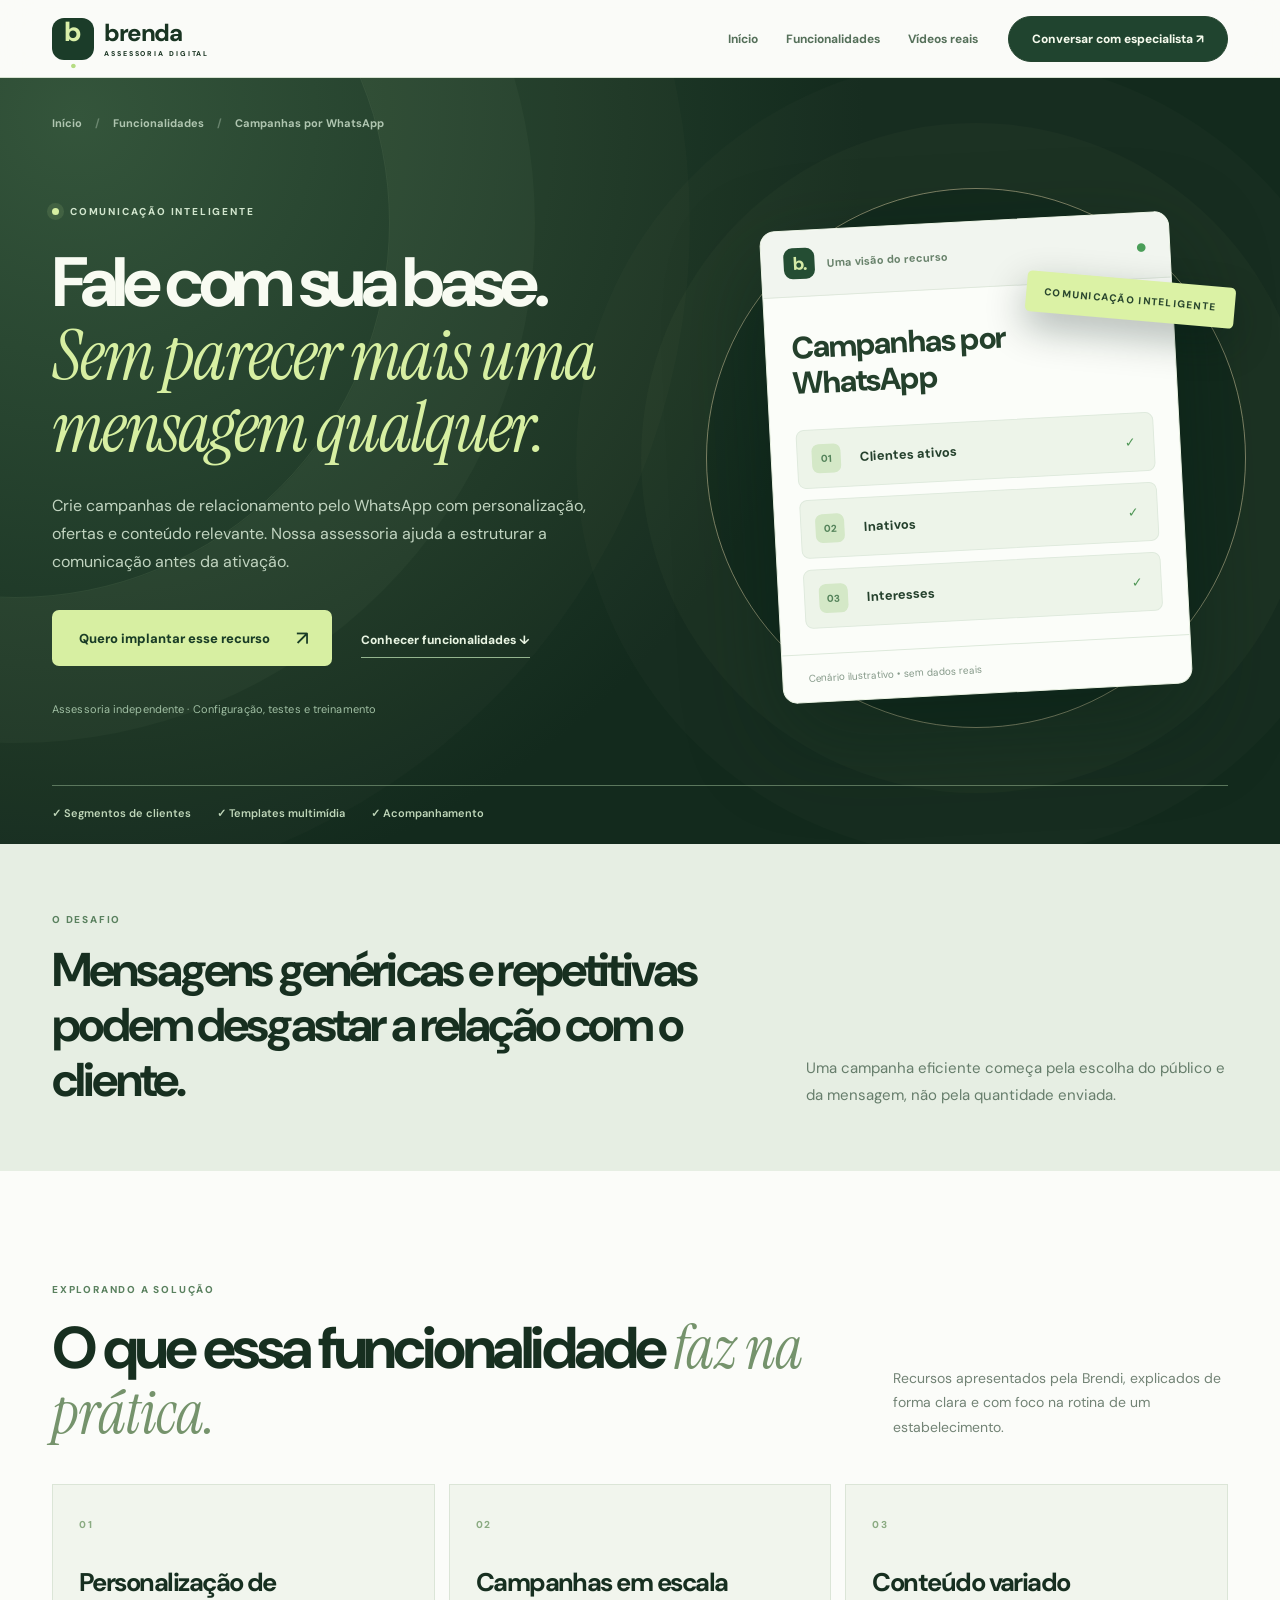
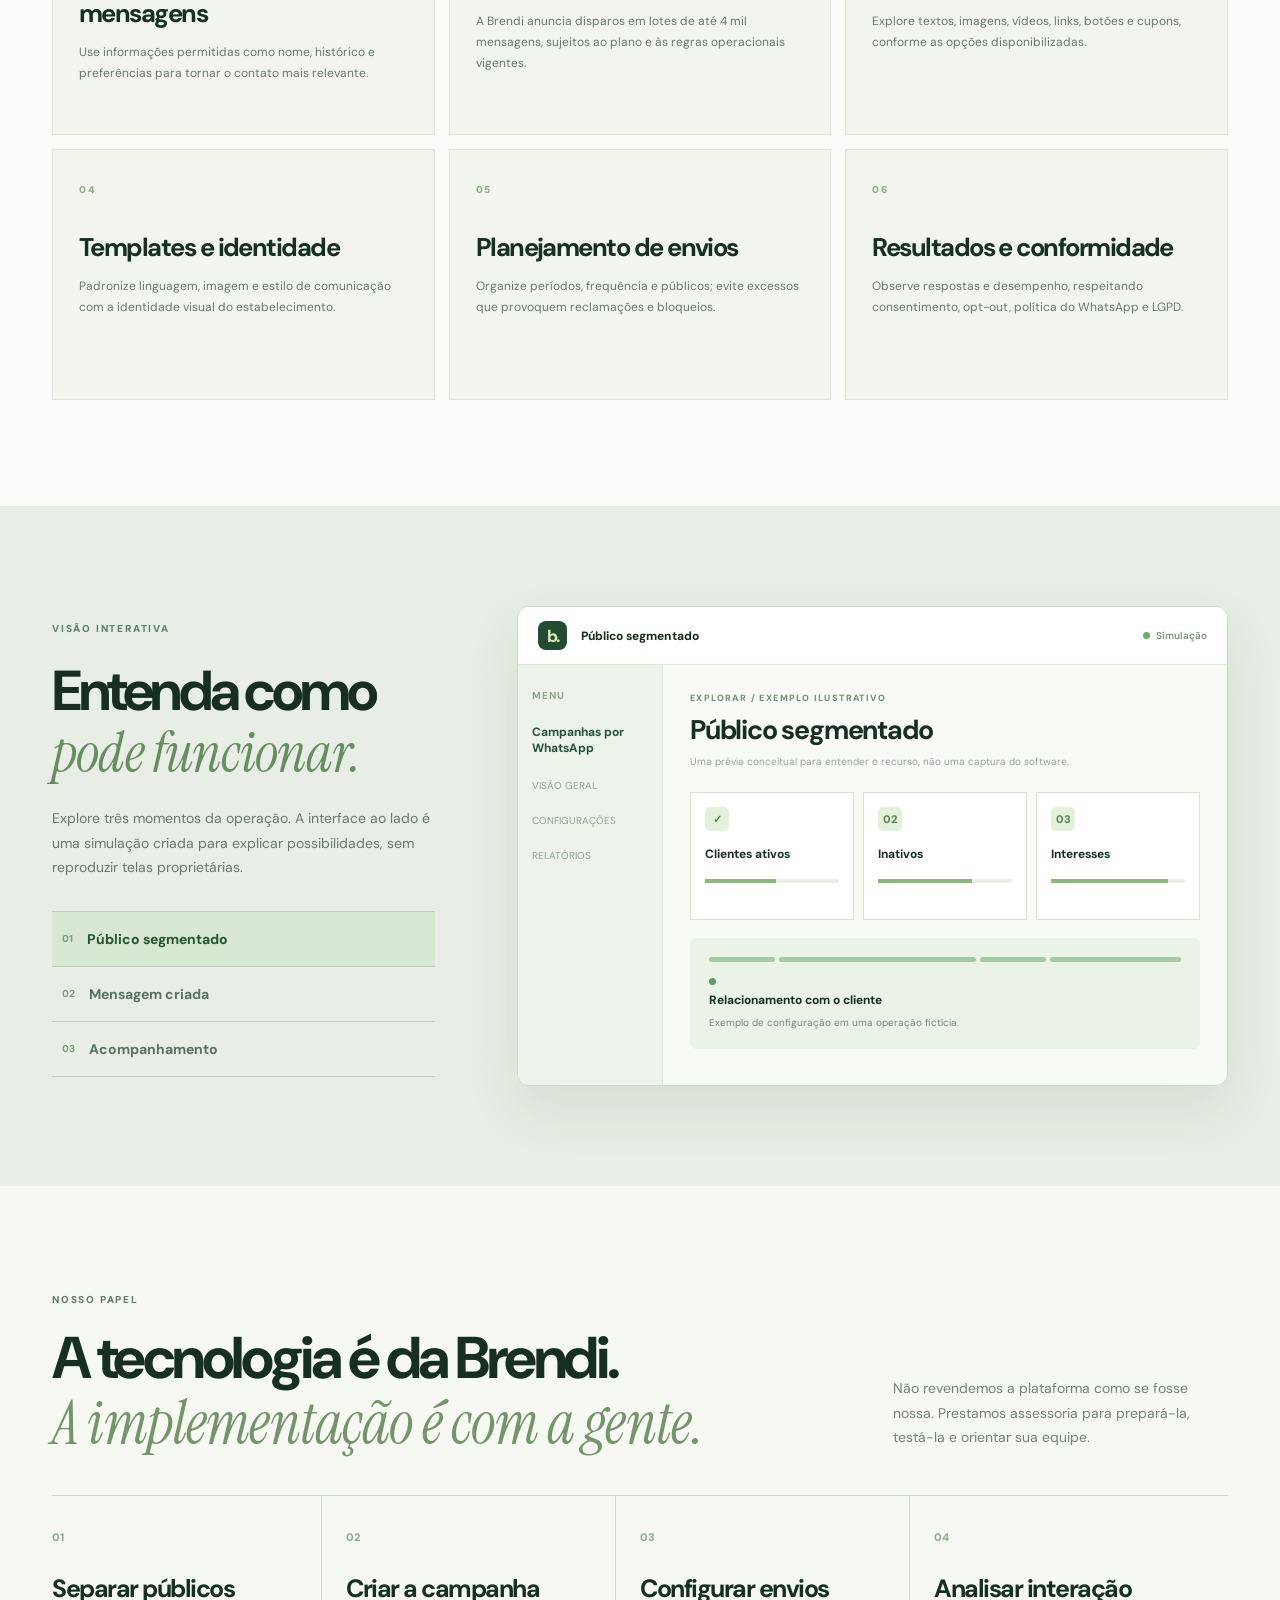
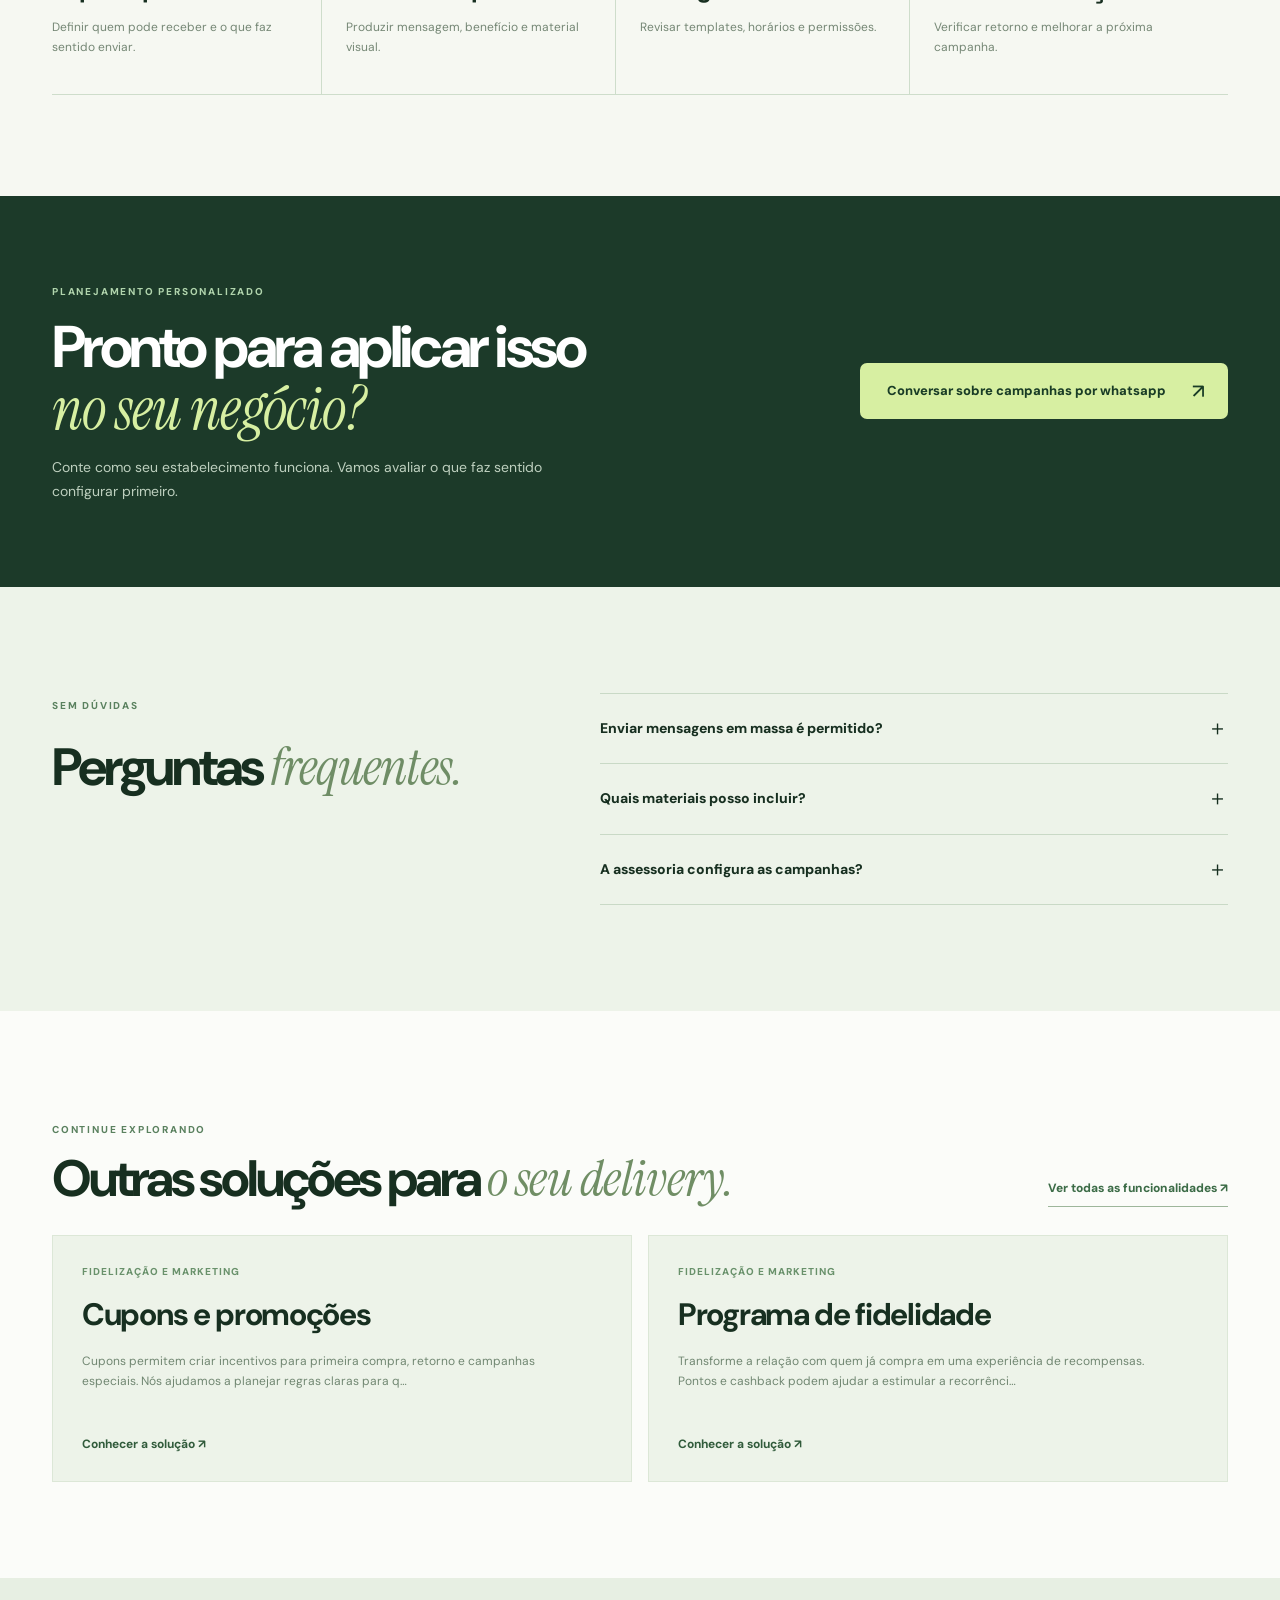
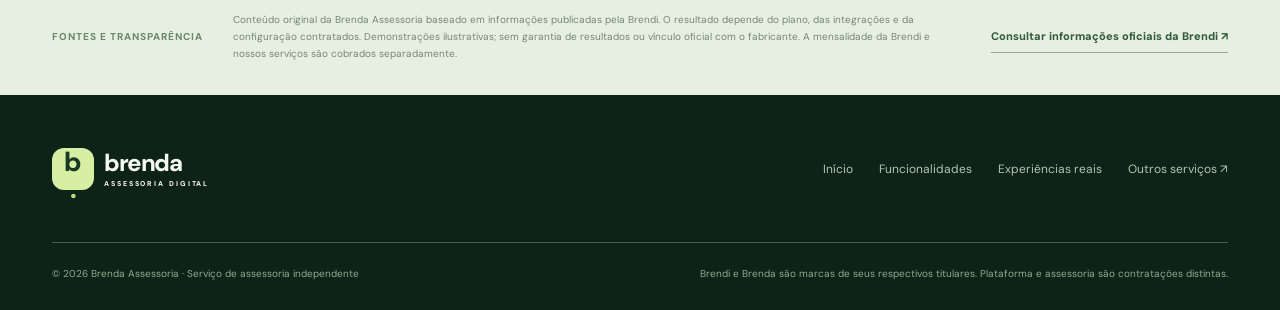
<file: funcionalidades/disparos/index.html>
<!doctype html><html lang="pt-BR"><head><meta charset="utf-8"><meta name="viewport" content="width=device-width,initial-scale=1"><meta name="theme-color" content="#14271d"><meta name="description" content="Crie campanhas de relacionamento pelo WhatsApp com personalização, ofertas e conteúdo relevante. Nossa assessoria ajuda a estruturar a comunicação antes da ativação."><meta property="og:type" content="website"><meta property="og:title" content="Campanhas por WhatsApp | Brenda Assessoria"><meta property="og:description" content="Crie campanhas de relacionamento pelo WhatsApp com personalização, ofertas e conteúdo relevante. Nossa assessoria ajuda a estruturar a comunicação antes da ativação."><meta property="og:image" content="https://lpbrendaacessoria.vercel.app/og-image.svg"><link rel="canonical" href="https://lpbrendaacessoria.vercel.app/funcionalidades/disparos/"><link rel="icon" href="/favicon.svg" type="image/svg+xml"><link rel="preconnect" href="https://fonts.googleapis.com"><link rel="preconnect" href="https://fonts.gstatic.com" crossorigin><link href="https://fonts.googleapis.com/css2?family=DM+Sans:wght@400;500;600;700;800&family=Instrument+Serif:ital@0;1&display=swap" rel="stylesheet"><link rel="stylesheet" href="/feature-pages.css"><script src="/feature-pages.js" defer></script><title>Campanhas por WhatsApp — Brenda Assessoria</title></head><body class="fp-page" data-page="disparos">
 <a class="fp-skip" href="#fp-main">Pular para conteúdo</a><header class="fp-header" id="header"><div class="fp-container fp-header-row"><a class="fp-logo" href="/" aria-label="Brenda Assessoria, voltar para a página inicial"><span class="fp-logo-mark">b<span>.</span></span><span class="fp-logo-word">brenda<small>ASSESSORIA DIGITAL</small></span></a><nav class="fp-topnav" aria-label="Navegação principal"><a href="/">Início</a><a href="/funcionalidades/" >Funcionalidades</a><a href="/#provas">Vídeos reais</a></nav><a class="fp-nav-cta" href="https://wa.me/5511920626850?text=Ol%C3%A1!%20Gostaria%20de%20conversar%20sobre%20a%20implanta%C3%A7%C3%A3o%20do%20recurso%20Campanhas%20por%20WhatsApp%20da%20Brendi%20no%20meu%20estabelecimento.%20Podemos%20fazer%20um%20diagn%C3%B3stico%3F" target="_blank" rel="noopener noreferrer">Conversar com especialista ↗</a><button class="fp-menu-trigger" type="button" id="fp-menu-trigger" aria-label="Abrir menu" aria-expanded="false" aria-controls="fp-mobile-nav"><span></span><span></span></button></div><nav class="fp-mobile-nav" id="fp-mobile-nav" hidden aria-label="Menu de funcionalidades"><a href="/">Página inicial ↗</a><a href="/funcionalidades/">Todas as funcionalidades ↗</a><a href="/#provas">Vídeos e demonstrações ↗</a><a href="/funcionalidades/sistema-para-restaurantes/" ><span>01</span>Sistema para restaurantes</a><a href="/funcionalidades/relatorios/" ><span>02</span>Relatórios e análises</a><a href="/funcionalidades/cupom/" ><span>03</span>Cupons e promoções</a><a href="/funcionalidades/programa-de-fidelidade/" ><span>04</span>Programa de fidelidade</a><a href="/funcionalidades/recuperador-de-clientes/" ><span>05</span>Recuperação de clientes</a><a href="/funcionalidades/disparos/" aria-current="page"><span>06</span>Campanhas por WhatsApp</a><a href="/funcionalidades/trafego-pago/" ><span>07</span>Tráfego pago com IA</a><a href="/funcionalidades/cardapio-digital/" ><span>08</span>Cardápio digital</a><a href="/funcionalidades/atendimento-virtual/" ><span>09</span>Atendimento com IA Brenda</a><a class="fp-mobile-contact" href="https://wa.me/5511920626850?text=Ol%C3%A1!%20Gostaria%20de%20conversar%20sobre%20a%20implanta%C3%A7%C3%A3o%20do%20recurso%20Campanhas%20por%20WhatsApp%20da%20Brendi%20no%20meu%20estabelecimento.%20Podemos%20fazer%20um%20diagn%C3%B3stico%3F" target="_blank" rel="noopener noreferrer">Solicitar diagnóstico ↗</a></nav></header>
 <main id="fp-main">
 <section class="fp-hero fp-hero-fidelizacao">
  <div class="fp-container"><div class="fp-breadcrumb"><a href="/">Início</a><span>/</span><a href="/funcionalidades/">Funcionalidades</a><span>/</span><strong>Campanhas por WhatsApp</strong></div>
  <div class="fp-hero-grid"><div class="fp-hero-copy"><span class="fp-eyebrow"><i></i>COMUNICAÇÃO INTELIGENTE</span><h1>Fale com sua base. <em>Sem parecer mais uma mensagem qualquer.</em></h1><p>Crie campanhas de relacionamento pelo WhatsApp com personalização, ofertas e conteúdo relevante. Nossa assessoria ajuda a estruturar a comunicação antes da ativação.</p>
  <div class="fp-hero-actions"><a class="fp-button fp-button-lime" href="https://wa.me/5511920626850?text=Ol%C3%A1!%20Gostaria%20de%20conversar%20sobre%20a%20implanta%C3%A7%C3%A3o%20do%20recurso%20Campanhas%20por%20WhatsApp%20da%20Brendi%20no%20meu%20estabelecimento.%20Podemos%20fazer%20um%20diagn%C3%B3stico%3F" target="_blank" rel="noopener noreferrer">Quero implantar esse recurso <span>↗</span></a><a class="fp-inline-link" href="#recursos">Conhecer funcionalidades ↓</a></div><div class="fp-hero-note">Assessoria independente · Configuração, testes e treinamento</div></div>
  <div class="fp-hero-art" aria-label="Prévia ilustrativa do recurso"><span class="fp-art-ring"></span><div class="fp-art-panel"><div class="fp-art-header"><span class="fp-art-brand">b.</span><span>Uma visão do recurso</span><span class="fp-art-signal">●</span></div><div class="fp-art-name">Campanhas por WhatsApp</div><div class="fp-art-list"><div><span class="fp-art-icon">01</span><strong>Clientes ativos</strong><span>✓</span></div><div><span class="fp-art-icon">02</span><strong>Inativos</strong><span>✓</span></div><div><span class="fp-art-icon">03</span><strong>Interesses</strong><span>✓</span></div></div><div class="fp-art-caption">Cenário ilustrativo • sem dados reais</div></div><span class="fp-art-floating">COMUNICAÇÃO INTELIGENTE</span></div></div>
  <div class="fp-hero-chips"><span>✓ Segmentos de clientes</span><span>✓ Templates multimídia</span><span>✓ Acompanhamento</span></div></div>
 </section>
 <section class="fp-problem"><div class="fp-container fp-problem-grid"><div><span class="fp-section-label">O DESAFIO</span><h2>Mensagens genéricas e repetitivas podem desgastar a relação com o cliente.</h2></div><p>Uma campanha eficiente começa pela escolha do público e da mensagem, não pela quantidade enviada.</p></div></section>
 <section class="fp-features" id="recursos"><div class="fp-container"><div class="fp-section-heading"><div><span class="fp-section-label">EXPLORANDO A SOLUÇÃO</span><h2>O que essa funcionalidade <em>faz na prática.</em></h2></div><p>Recursos apresentados pela Brendi, explicados de forma clara e com foco na rotina de um estabelecimento.</p></div><div class="fp-features-grid"><article class="fp-feature-card"><span class="fp-feature-no">01</span><h3>Personalização de mensagens</h3><p>Use informações permitidas como nome, histórico e preferências para tornar o contato mais relevante.</p></article><article class="fp-feature-card"><span class="fp-feature-no">02</span><h3>Campanhas em escala</h3><p>A Brendi anuncia disparos em lotes de até 4 mil mensagens, sujeitos ao plano e às regras operacionais vigentes.</p></article><article class="fp-feature-card"><span class="fp-feature-no">03</span><h3>Conteúdo variado</h3><p>Explore textos, imagens, vídeos, links, botões e cupons, conforme as opções disponibilizadas.</p></article><article class="fp-feature-card"><span class="fp-feature-no">04</span><h3>Templates e identidade</h3><p>Padronize linguagem, imagem e estilo de comunicação com a identidade visual do estabelecimento.</p></article><article class="fp-feature-card"><span class="fp-feature-no">05</span><h3>Planejamento de envios</h3><p>Organize períodos, frequência e públicos; evite excessos que provoquem reclamações e bloqueios.</p></article><article class="fp-feature-card"><span class="fp-feature-no">06</span><h3>Resultados e conformidade</h3><p>Observe respostas e desempenho, respeitando consentimento, opt-out, política do WhatsApp e LGPD.</p></article></div></div></section>
 <section class="fp-demonstration" id="demonstracao"><div class="fp-container fp-demo-grid"><div class="fp-demo-intro"><span class="fp-section-label">VISÃO INTERATIVA</span><h2>Entenda como <em>pode funcionar.</em></h2><p>Explore três momentos da operação. A interface ao lado é uma simulação criada para explicar possibilidades, sem reproduzir telas proprietárias.</p><div class="fp-demo-tabs" role="group" aria-label="Momentos da operação"><button type="button" data-demo-target="0" aria-pressed="true" class="is-active"><span>01</span>Público segmentado</button><button type="button" data-demo-target="1" aria-pressed="false" class=""><span>02</span>Mensagem criada</button><button type="button" data-demo-target="2" aria-pressed="false" class=""><span>03</span>Acompanhamento</button></div></div><div class="fp-demo-stage"><div class="fp-demo-pane" data-demo-index="0" ><div class="fp-app-top"><span class="fp-app-logo">b.</span><span>Público segmentado</span><span class="fp-app-top-status"><i></i> Simulação</span></div>
 <div class="fp-app-body">
 <aside class="fp-app-sidebar"><span>MENU</span><b>Campanhas por WhatsApp</b><span>VISÃO GERAL</span><span>CONFIGURAÇÕES</span><span>RELATÓRIOS</span></aside>
 <div class="fp-app-main"><div class="fp-app-main-head"><small>EXPLORAR / EXEMPLO ILUSTRATIVO</small><strong>Público segmentado</strong><span>Uma prévia conceitual para entender o recurso, não uma captura do software.</span></div>
 <div class="fp-app-boxes"><div class="fp-app-box"><span class="fp-app-badge">✓</span><strong>Clientes ativos</strong><span class="fp-app-bar"><i style="width:53%"></i></span></div><div class="fp-app-box"><span class="fp-app-badge">02</span><strong>Inativos</strong><span class="fp-app-bar"><i style="width:70%"></i></span></div><div class="fp-app-box"><span class="fp-app-badge">03</span><strong>Interesses</strong><span class="fp-app-bar"><i style="width:87%"></i></span></div></div>
 <div class="fp-app-detail"><div class="fp-app-detail-ruler"><span></span><span></span><span></span><span></span></div><span class="fp-app-detail-dot"></span><strong>Relacionamento com o cliente</strong><small>Exemplo de configuração em uma operação fictícia.</small></div>
 </div></div></div><div class="fp-demo-pane" data-demo-index="1" hidden><div class="fp-app-top"><span class="fp-app-logo">b.</span><span>Mensagem criada</span><span class="fp-app-top-status"><i></i> Simulação</span></div>
 <div class="fp-app-body">
 <aside class="fp-app-sidebar"><span>MENU</span><b>Campanhas por WhatsApp</b><span>VISÃO GERAL</span><span>CONFIGURAÇÕES</span><span>RELATÓRIOS</span></aside>
 <div class="fp-app-main"><div class="fp-app-main-head"><small>CONFIGURAR / EXEMPLO ILUSTRATIVO</small><strong>Mensagem criada</strong><span>Uma prévia conceitual para entender o recurso, não uma captura do software.</span></div>
 <div class="fp-app-boxes"><div class="fp-app-box"><span class="fp-app-badge">✓</span><strong>Nome</strong><span class="fp-app-bar"><i style="width:53%"></i></span></div><div class="fp-app-box"><span class="fp-app-badge">02</span><strong>Oferta</strong><span class="fp-app-bar"><i style="width:70%"></i></span></div><div class="fp-app-box"><span class="fp-app-badge">03</span><strong>Cardápio</strong><span class="fp-app-bar"><i style="width:87%"></i></span></div></div>
 <div class="fp-app-detail"><div class="fp-app-detail-ruler"><span></span><span></span><span></span><span></span></div><span class="fp-app-detail-dot"></span><strong>Relacionamento com o cliente</strong><small>Exemplo de configuração em uma operação fictícia.</small></div>
 </div></div></div><div class="fp-demo-pane" data-demo-index="2" hidden><div class="fp-app-top"><span class="fp-app-logo">b.</span><span>Acompanhamento</span><span class="fp-app-top-status"><i></i> Simulação</span></div>
 <div class="fp-app-body">
 <aside class="fp-app-sidebar"><span>MENU</span><b>Campanhas por WhatsApp</b><span>VISÃO GERAL</span><span>CONFIGURAÇÕES</span><span>RELATÓRIOS</span></aside>
 <div class="fp-app-main"><div class="fp-app-main-head"><small>ACOMPANHAR / EXEMPLO ILUSTRATIVO</small><strong>Acompanhamento</strong><span>Uma prévia conceitual para entender o recurso, não uma captura do software.</span></div>
 <div class="fp-app-boxes"><div class="fp-app-box"><span class="fp-app-badge">✓</span><strong>Enviadas</strong><span class="fp-app-bar"><i style="width:53%"></i></span></div><div class="fp-app-box"><span class="fp-app-badge">02</span><strong>Respostas</strong><span class="fp-app-bar"><i style="width:70%"></i></span></div><div class="fp-app-box"><span class="fp-app-badge">03</span><strong>Pedidos</strong><span class="fp-app-bar"><i style="width:87%"></i></span></div></div>
 <div class="fp-app-detail"><div class="fp-app-detail-ruler"><span></span><span></span><span></span><span></span></div><span class="fp-app-detail-dot"></span><strong>Relacionamento com o cliente</strong><small>Exemplo de configuração em uma operação fictícia.</small></div>
 </div></div></div></div></div></section>
 <section class="fp-implementation" id="implantacao"><div class="fp-container"><div class="fp-section-heading"><div><span class="fp-section-label">NOSSO PAPEL</span><h2>A tecnologia é da Brendi.<br><em>A implementação é com a gente.</em></h2></div><p>Não revendemos a plataforma como se fosse nossa. Prestamos assessoria para prepará-la, testá-la e orientar sua equipe.</p></div><div class="fp-implementation-grid"><article><span>01</span><h3>Separar públicos</h3><p>Definir quem pode receber e o que faz sentido enviar.</p></article><article><span>02</span><h3>Criar a campanha</h3><p>Produzir mensagem, benefício e material visual.</p></article><article><span>03</span><h3>Configurar envios</h3><p>Revisar templates, horários e permissões.</p></article><article><span>04</span><h3>Analisar interação</h3><p>Verificar retorno e melhorar a próxima campanha.</p></article></div></div></section>
 <section class="fp-pitch"><div class="fp-container fp-pitch-row"><div><span class="fp-section-label">PLANEJAMENTO PERSONALIZADO</span><h2>Pronto para aplicar isso<br><em>no seu negócio?</em></h2><p>Conte como seu estabelecimento funciona. Vamos avaliar o que faz sentido configurar primeiro.</p></div><a class="fp-button fp-button-lime" href="https://wa.me/5511920626850?text=Ol%C3%A1!%20Gostaria%20de%20conversar%20sobre%20a%20implanta%C3%A7%C3%A3o%20do%20recurso%20Campanhas%20por%20WhatsApp%20da%20Brendi%20no%20meu%20estabelecimento.%20Podemos%20fazer%20um%20diagn%C3%B3stico%3F" target="_blank" rel="noopener noreferrer">Conversar sobre campanhas por whatsapp <span>↗</span></a></div></section>
 <section class="fp-faq"><div class="fp-container fp-faq-grid"><div><span class="fp-section-label">SEM DÚVIDAS</span><h2>Perguntas <em>frequentes.</em></h2></div><div class="fp-faq-list"><details><summary>Enviar mensagens em massa é permitido?<span>＋</span></summary><p>A operação deve respeitar políticas do WhatsApp/Meta e a legislação de privacidade. Personalização não elimina a necessidade de consentimento e boas práticas.</p></details><details><summary>Quais materiais posso incluir?<span>＋</span></summary><p>A Brendi anuncia diferentes formatos de mídia e links, sujeitos a templates e condições do canal.</p></details><details><summary>A assessoria configura as campanhas?<span>＋</span></summary><p>A criação e implantação podem ser contratadas conforme o escopo acordado.</p></details></div></div></section>
 <section class="fp-related"><div class="fp-container"><div class="fp-related-title"><div><span class="fp-section-label">CONTINUE EXPLORANDO</span><h2>Outras soluções para <em>o seu delivery.</em></h2></div><a href="/funcionalidades/">Ver todas as funcionalidades ↗</a></div><div class="fp-related-grid"><a href="/funcionalidades/cupom/" class="fp-related-card"><span>FIDELIZAÇÃO E MARKETING</span><strong>Cupons e promoções</strong><p>Cupons permitem criar incentivos para primeira compra, retorno e campanhas especiais. Nós ajudamos a planejar regras claras para q…</p><b>Conhecer a solução ↗</b></a><a href="/funcionalidades/programa-de-fidelidade/" class="fp-related-card"><span>FIDELIZAÇÃO E MARKETING</span><strong>Programa de fidelidade</strong><p>Transforme a relação com quem já compra em uma experiência de recompensas. Pontos e cashback podem ajudar a estimular a recorrênci…</p><b>Conhecer a solução ↗</b></a></div></div></section>
 <section class="fp-source"><div class="fp-container"><span>FONTES E TRANSPARÊNCIA</span><p>Conteúdo original da Brenda Assessoria baseado em informações publicadas pela Brendi. O resultado depende do plano, das integrações e da configuração contratados. Demonstrações ilustrativas; sem garantia de resultados ou vínculo oficial com o fabricante. A mensalidade da Brendi e nossos serviços são cobrados separadamente.</p><a href="https://brendi.com.br/disparos" target="_blank" rel="noopener noreferrer">Consultar informações oficiais da Brendi ↗</a></div></section>
 </main><footer class="fp-footer"><div class="fp-container"><div class="fp-footer-upper"><a class="fp-logo" href="/" aria-label="Brenda Assessoria, voltar para a página inicial"><span class="fp-logo-mark">b<span>.</span></span><span class="fp-logo-word">brenda<small>ASSESSORIA DIGITAL</small></span></a><div><a href="/">Início</a><a href="/funcionalidades/">Funcionalidades</a><a href="/#provas">Experiências reais</a><a href="https://seeven-lp.vercel.app" target="_blank" rel="noopener noreferrer">Outros serviços ↗</a></div></div><div class="fp-footer-bottom"><span>© 2026 Brenda Assessoria · Serviço de assessoria independente</span><span>Brendi e Brenda são marcas de seus respectivos titulares. Plataforma e assessoria são contratações distintas.</span></div></div></footer><div class="fp-mobile-cta" id="fp-mobile-cta"><a href="https://wa.me/5511920626850?text=Ol%C3%A1!%20Gostaria%20de%20conversar%20sobre%20a%20implanta%C3%A7%C3%A3o%20do%20recurso%20Campanhas%20por%20WhatsApp%20da%20Brendi%20no%20meu%20estabelecimento.%20Podemos%20fazer%20um%20diagn%C3%B3stico%3F" target="_blank" rel="noopener noreferrer">Solicitar diagnóstico ↗</a></div></body></html>
</file>
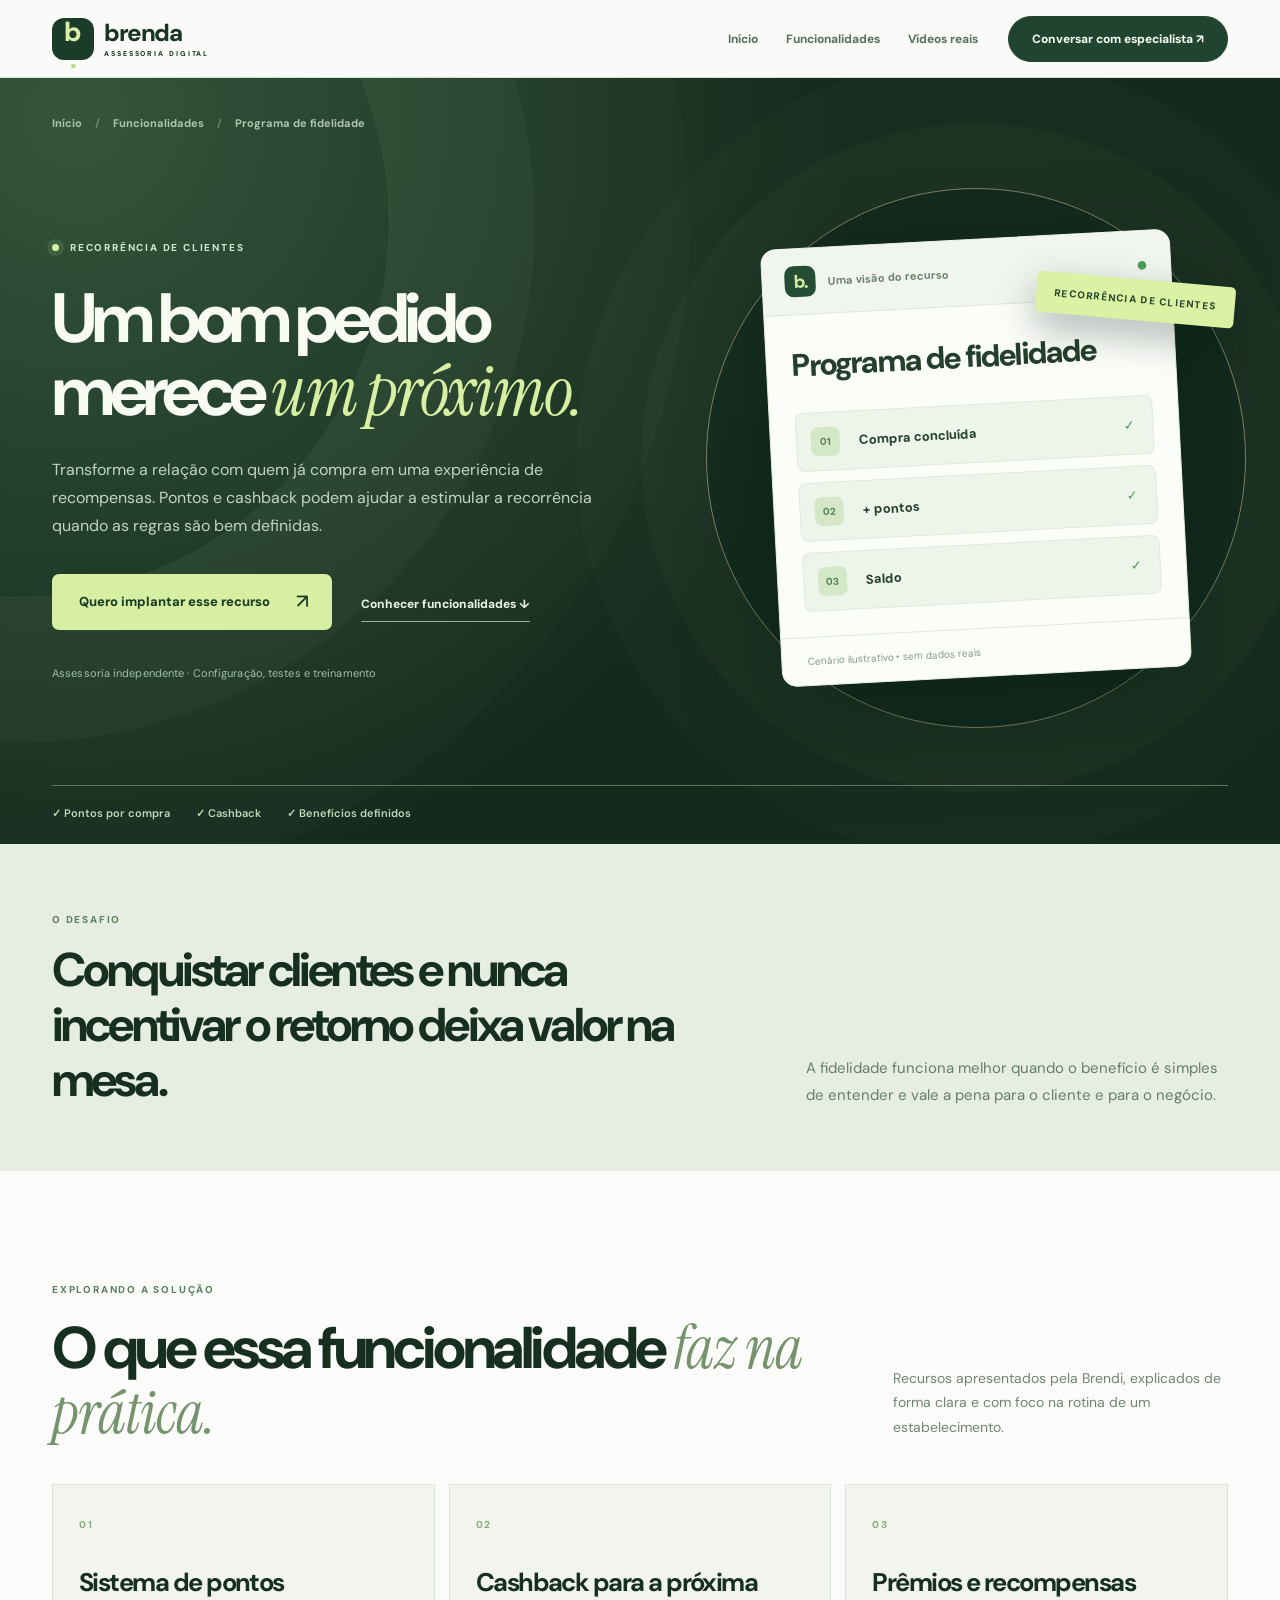
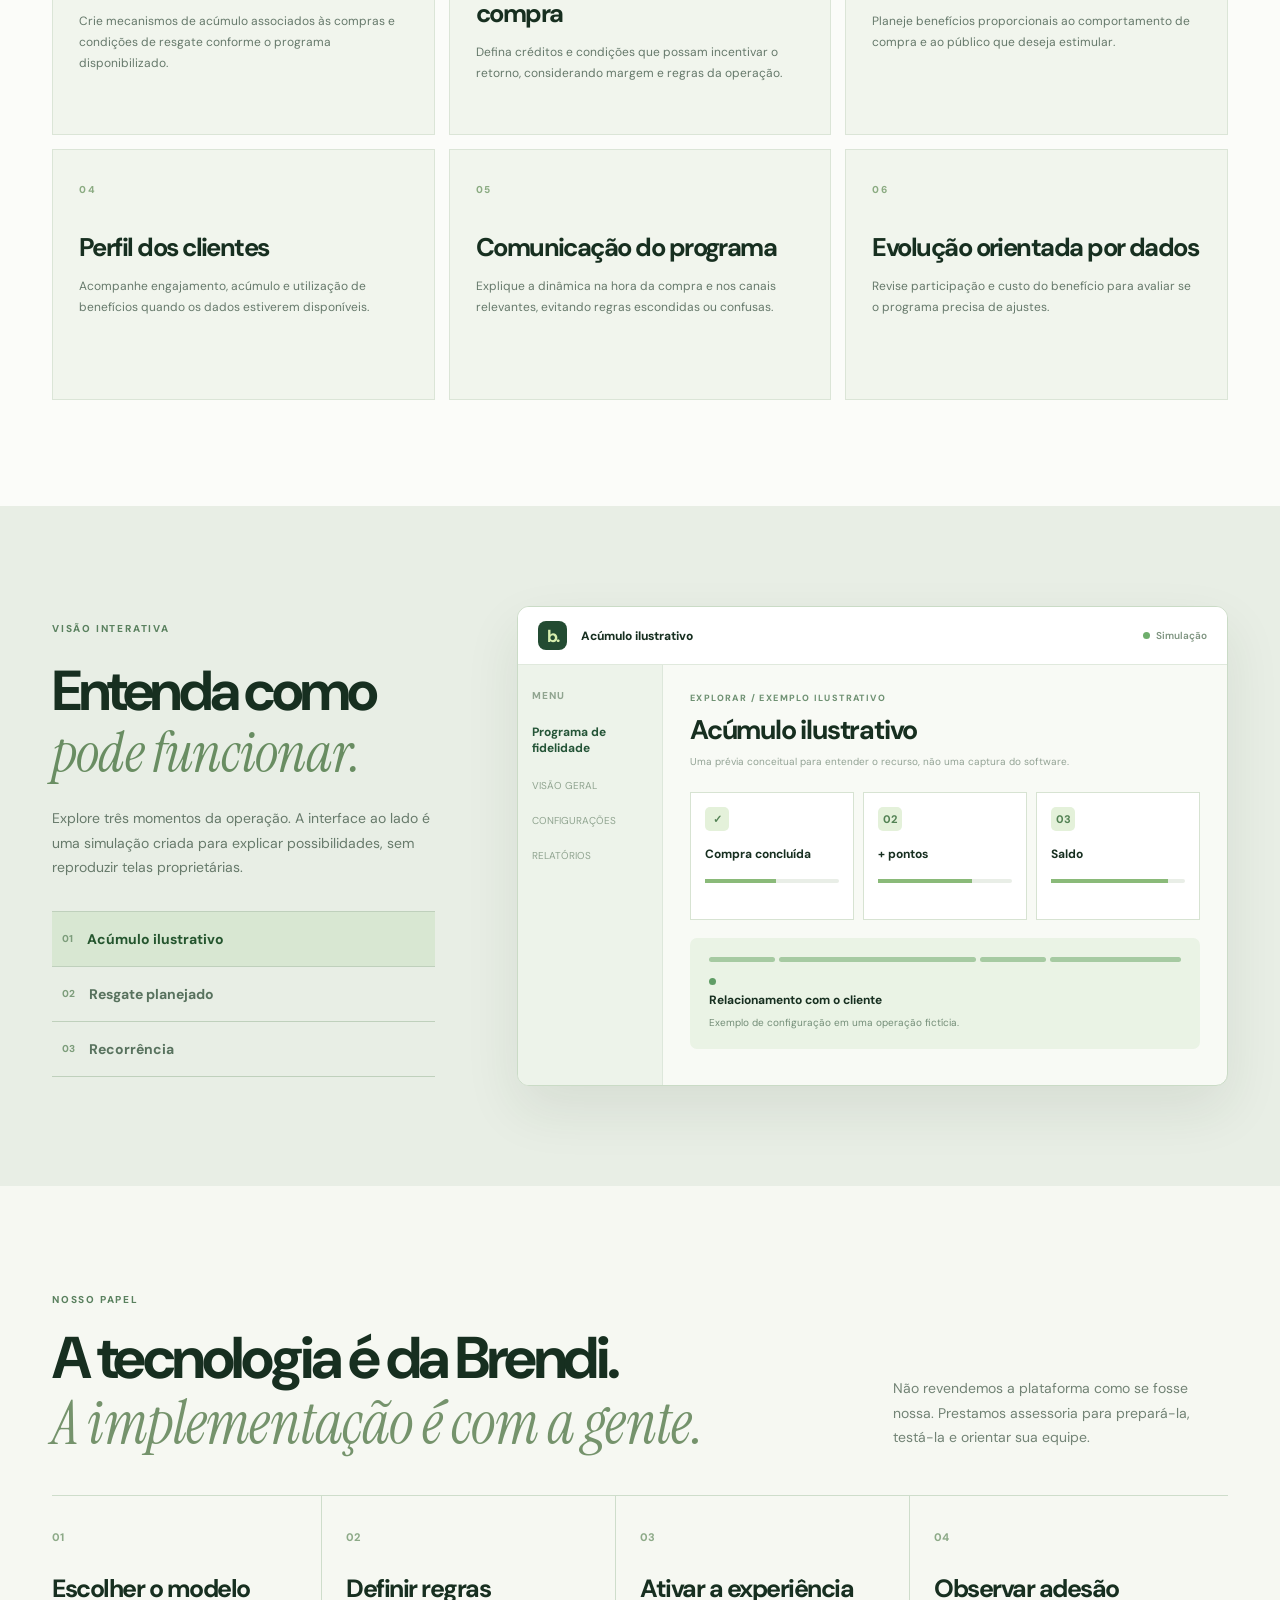
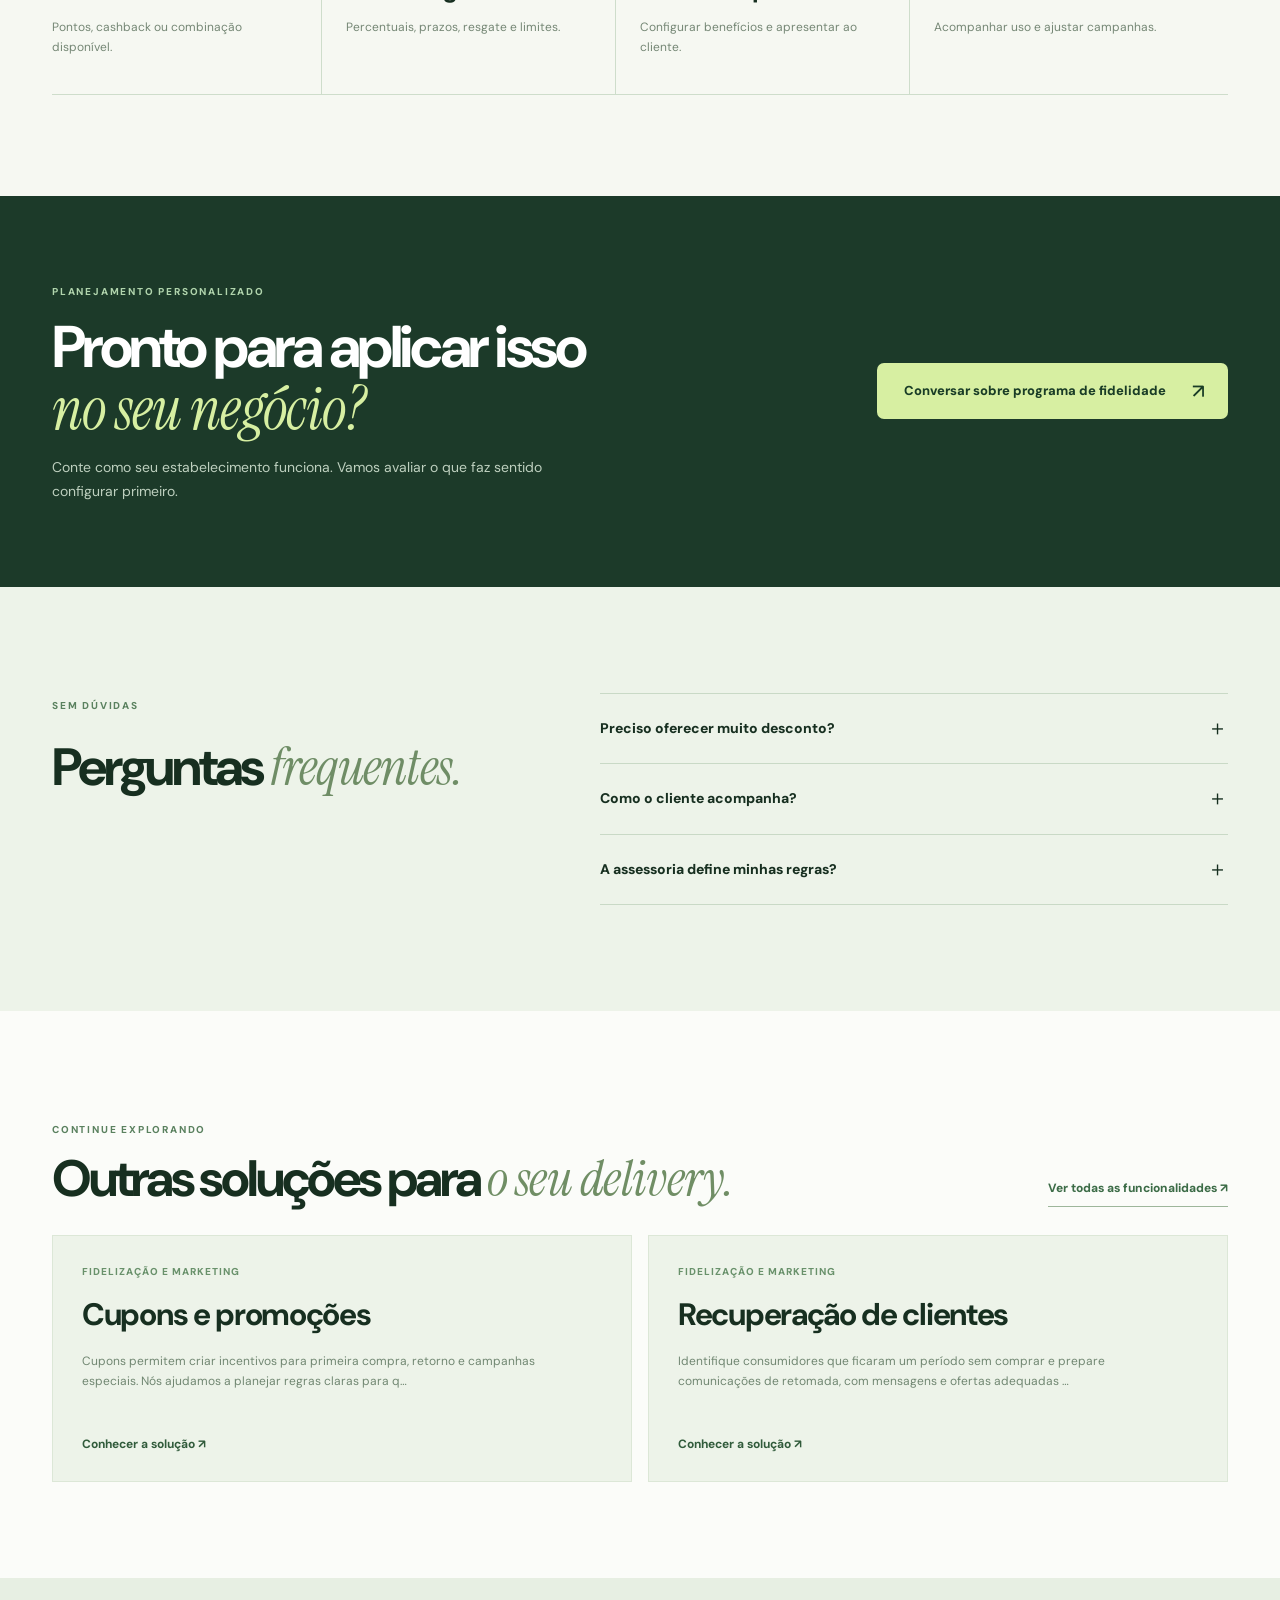
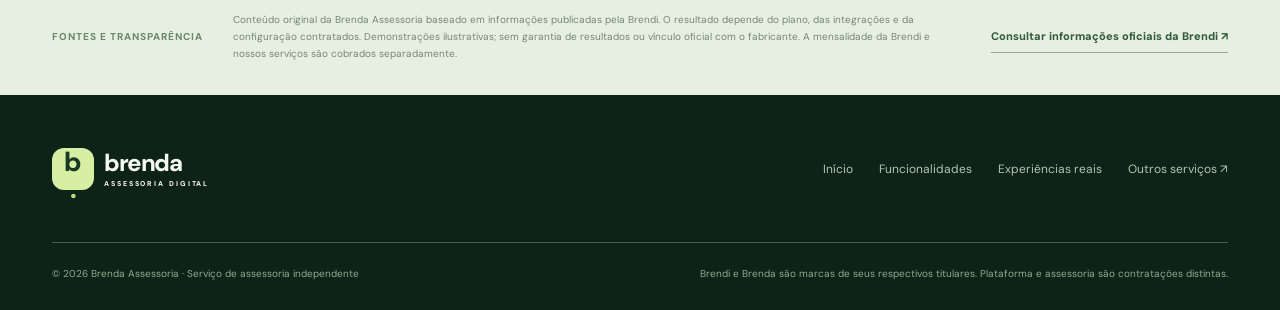
<file: funcionalidades/programa-de-fidelidade/index.html>
<!doctype html><html lang="pt-BR"><head><meta charset="utf-8"><meta name="viewport" content="width=device-width,initial-scale=1"><meta name="theme-color" content="#14271d"><meta name="description" content="Transforme a relação com quem já compra em uma experiência de recompensas. Pontos e cashback podem ajudar a estimular a recorrência quando as regras são bem definidas."><meta property="og:type" content="website"><meta property="og:title" content="Programa de fidelidade | Brenda Assessoria"><meta property="og:description" content="Transforme a relação com quem já compra em uma experiência de recompensas. Pontos e cashback podem ajudar a estimular a recorrência quando as regras são bem definidas."><meta property="og:image" content="https://lpbrendaacessoria.vercel.app/og-image.svg"><link rel="canonical" href="https://lpbrendaacessoria.vercel.app/funcionalidades/programa-de-fidelidade/"><link rel="icon" href="/favicon.svg" type="image/svg+xml"><link rel="preconnect" href="https://fonts.googleapis.com"><link rel="preconnect" href="https://fonts.gstatic.com" crossorigin><link href="https://fonts.googleapis.com/css2?family=DM+Sans:wght@400;500;600;700;800&family=Instrument+Serif:ital@0;1&display=swap" rel="stylesheet"><link rel="stylesheet" href="/feature-pages.css"><script src="/feature-pages.js" defer></script><title>Programa de fidelidade — Brenda Assessoria</title></head><body class="fp-page" data-page="programa-de-fidelidade">
 <a class="fp-skip" href="#fp-main">Pular para conteúdo</a><header class="fp-header" id="header"><div class="fp-container fp-header-row"><a class="fp-logo" href="/" aria-label="Brenda Assessoria, voltar para a página inicial"><span class="fp-logo-mark">b<span>.</span></span><span class="fp-logo-word">brenda<small>ASSESSORIA DIGITAL</small></span></a><nav class="fp-topnav" aria-label="Navegação principal"><a href="/">Início</a><a href="/funcionalidades/" >Funcionalidades</a><a href="/#provas">Vídeos reais</a></nav><a class="fp-nav-cta" href="https://wa.me/5511920626850?text=Ol%C3%A1!%20Gostaria%20de%20conversar%20sobre%20a%20implanta%C3%A7%C3%A3o%20do%20recurso%20Programa%20de%20fidelidade%20da%20Brendi%20no%20meu%20estabelecimento.%20Podemos%20fazer%20um%20diagn%C3%B3stico%3F" target="_blank" rel="noopener noreferrer">Conversar com especialista ↗</a><button class="fp-menu-trigger" type="button" id="fp-menu-trigger" aria-label="Abrir menu" aria-expanded="false" aria-controls="fp-mobile-nav"><span></span><span></span></button></div><nav class="fp-mobile-nav" id="fp-mobile-nav" hidden aria-label="Menu de funcionalidades"><a href="/">Página inicial ↗</a><a href="/funcionalidades/">Todas as funcionalidades ↗</a><a href="/#provas">Vídeos e demonstrações ↗</a><a href="/funcionalidades/sistema-para-restaurantes/" ><span>01</span>Sistema para restaurantes</a><a href="/funcionalidades/relatorios/" ><span>02</span>Relatórios e análises</a><a href="/funcionalidades/cupom/" ><span>03</span>Cupons e promoções</a><a href="/funcionalidades/programa-de-fidelidade/" aria-current="page"><span>04</span>Programa de fidelidade</a><a href="/funcionalidades/recuperador-de-clientes/" ><span>05</span>Recuperação de clientes</a><a href="/funcionalidades/disparos/" ><span>06</span>Campanhas por WhatsApp</a><a href="/funcionalidades/trafego-pago/" ><span>07</span>Tráfego pago com IA</a><a href="/funcionalidades/cardapio-digital/" ><span>08</span>Cardápio digital</a><a href="/funcionalidades/atendimento-virtual/" ><span>09</span>Atendimento com IA Brenda</a><a class="fp-mobile-contact" href="https://wa.me/5511920626850?text=Ol%C3%A1!%20Gostaria%20de%20conversar%20sobre%20a%20implanta%C3%A7%C3%A3o%20do%20recurso%20Programa%20de%20fidelidade%20da%20Brendi%20no%20meu%20estabelecimento.%20Podemos%20fazer%20um%20diagn%C3%B3stico%3F" target="_blank" rel="noopener noreferrer">Solicitar diagnóstico ↗</a></nav></header>
 <main id="fp-main">
 <section class="fp-hero fp-hero-fidelizacao">
  <div class="fp-container"><div class="fp-breadcrumb"><a href="/">Início</a><span>/</span><a href="/funcionalidades/">Funcionalidades</a><span>/</span><strong>Programa de fidelidade</strong></div>
  <div class="fp-hero-grid"><div class="fp-hero-copy"><span class="fp-eyebrow"><i></i>RECORRÊNCIA DE CLIENTES</span><h1>Um bom pedido merece <em>um próximo.</em></h1><p>Transforme a relação com quem já compra em uma experiência de recompensas. Pontos e cashback podem ajudar a estimular a recorrência quando as regras são bem definidas.</p>
  <div class="fp-hero-actions"><a class="fp-button fp-button-lime" href="https://wa.me/5511920626850?text=Ol%C3%A1!%20Gostaria%20de%20conversar%20sobre%20a%20implanta%C3%A7%C3%A3o%20do%20recurso%20Programa%20de%20fidelidade%20da%20Brendi%20no%20meu%20estabelecimento.%20Podemos%20fazer%20um%20diagn%C3%B3stico%3F" target="_blank" rel="noopener noreferrer">Quero implantar esse recurso <span>↗</span></a><a class="fp-inline-link" href="#recursos">Conhecer funcionalidades ↓</a></div><div class="fp-hero-note">Assessoria independente · Configuração, testes e treinamento</div></div>
  <div class="fp-hero-art" aria-label="Prévia ilustrativa do recurso"><span class="fp-art-ring"></span><div class="fp-art-panel"><div class="fp-art-header"><span class="fp-art-brand">b.</span><span>Uma visão do recurso</span><span class="fp-art-signal">●</span></div><div class="fp-art-name">Programa de fidelidade</div><div class="fp-art-list"><div><span class="fp-art-icon">01</span><strong>Compra concluída</strong><span>✓</span></div><div><span class="fp-art-icon">02</span><strong>+ pontos</strong><span>✓</span></div><div><span class="fp-art-icon">03</span><strong>Saldo</strong><span>✓</span></div></div><div class="fp-art-caption">Cenário ilustrativo • sem dados reais</div></div><span class="fp-art-floating">RECORRÊNCIA DE CLIENTES</span></div></div>
  <div class="fp-hero-chips"><span>✓ Pontos por compra</span><span>✓ Cashback</span><span>✓ Benefícios definidos</span></div></div>
 </section>
 <section class="fp-problem"><div class="fp-container fp-problem-grid"><div><span class="fp-section-label">O DESAFIO</span><h2>Conquistar clientes e nunca incentivar o retorno deixa valor na mesa.</h2></div><p>A fidelidade funciona melhor quando o benefício é simples de entender e vale a pena para o cliente e para o negócio.</p></div></section>
 <section class="fp-features" id="recursos"><div class="fp-container"><div class="fp-section-heading"><div><span class="fp-section-label">EXPLORANDO A SOLUÇÃO</span><h2>O que essa funcionalidade <em>faz na prática.</em></h2></div><p>Recursos apresentados pela Brendi, explicados de forma clara e com foco na rotina de um estabelecimento.</p></div><div class="fp-features-grid"><article class="fp-feature-card"><span class="fp-feature-no">01</span><h3>Sistema de pontos</h3><p>Crie mecanismos de acúmulo associados às compras e condições de resgate conforme o programa disponibilizado.</p></article><article class="fp-feature-card"><span class="fp-feature-no">02</span><h3>Cashback para a próxima compra</h3><p>Defina créditos e condições que possam incentivar o retorno, considerando margem e regras da operação.</p></article><article class="fp-feature-card"><span class="fp-feature-no">03</span><h3>Prêmios e recompensas</h3><p>Planeje benefícios proporcionais ao comportamento de compra e ao público que deseja estimular.</p></article><article class="fp-feature-card"><span class="fp-feature-no">04</span><h3>Perfil dos clientes</h3><p>Acompanhe engajamento, acúmulo e utilização de benefícios quando os dados estiverem disponíveis.</p></article><article class="fp-feature-card"><span class="fp-feature-no">05</span><h3>Comunicação do programa</h3><p>Explique a dinâmica na hora da compra e nos canais relevantes, evitando regras escondidas ou confusas.</p></article><article class="fp-feature-card"><span class="fp-feature-no">06</span><h3>Evolução orientada por dados</h3><p>Revise participação e custo do benefício para avaliar se o programa precisa de ajustes.</p></article></div></div></section>
 <section class="fp-demonstration" id="demonstracao"><div class="fp-container fp-demo-grid"><div class="fp-demo-intro"><span class="fp-section-label">VISÃO INTERATIVA</span><h2>Entenda como <em>pode funcionar.</em></h2><p>Explore três momentos da operação. A interface ao lado é uma simulação criada para explicar possibilidades, sem reproduzir telas proprietárias.</p><div class="fp-demo-tabs" role="group" aria-label="Momentos da operação"><button type="button" data-demo-target="0" aria-pressed="true" class="is-active"><span>01</span>Acúmulo ilustrativo</button><button type="button" data-demo-target="1" aria-pressed="false" class=""><span>02</span>Resgate planejado</button><button type="button" data-demo-target="2" aria-pressed="false" class=""><span>03</span>Recorrência</button></div></div><div class="fp-demo-stage"><div class="fp-demo-pane" data-demo-index="0" ><div class="fp-app-top"><span class="fp-app-logo">b.</span><span>Acúmulo ilustrativo</span><span class="fp-app-top-status"><i></i> Simulação</span></div>
 <div class="fp-app-body">
 <aside class="fp-app-sidebar"><span>MENU</span><b>Programa de fidelidade</b><span>VISÃO GERAL</span><span>CONFIGURAÇÕES</span><span>RELATÓRIOS</span></aside>
 <div class="fp-app-main"><div class="fp-app-main-head"><small>EXPLORAR / EXEMPLO ILUSTRATIVO</small><strong>Acúmulo ilustrativo</strong><span>Uma prévia conceitual para entender o recurso, não uma captura do software.</span></div>
 <div class="fp-app-boxes"><div class="fp-app-box"><span class="fp-app-badge">✓</span><strong>Compra concluída</strong><span class="fp-app-bar"><i style="width:53%"></i></span></div><div class="fp-app-box"><span class="fp-app-badge">02</span><strong>+ pontos</strong><span class="fp-app-bar"><i style="width:70%"></i></span></div><div class="fp-app-box"><span class="fp-app-badge">03</span><strong>Saldo</strong><span class="fp-app-bar"><i style="width:87%"></i></span></div></div>
 <div class="fp-app-detail"><div class="fp-app-detail-ruler"><span></span><span></span><span></span><span></span></div><span class="fp-app-detail-dot"></span><strong>Relacionamento com o cliente</strong><small>Exemplo de configuração em uma operação fictícia.</small></div>
 </div></div></div><div class="fp-demo-pane" data-demo-index="1" hidden><div class="fp-app-top"><span class="fp-app-logo">b.</span><span>Resgate planejado</span><span class="fp-app-top-status"><i></i> Simulação</span></div>
 <div class="fp-app-body">
 <aside class="fp-app-sidebar"><span>MENU</span><b>Programa de fidelidade</b><span>VISÃO GERAL</span><span>CONFIGURAÇÕES</span><span>RELATÓRIOS</span></aside>
 <div class="fp-app-main"><div class="fp-app-main-head"><small>CONFIGURAR / EXEMPLO ILUSTRATIVO</small><strong>Resgate planejado</strong><span>Uma prévia conceitual para entender o recurso, não uma captura do software.</span></div>
 <div class="fp-app-boxes"><div class="fp-app-box"><span class="fp-app-badge">✓</span><strong>Benefício</strong><span class="fp-app-bar"><i style="width:53%"></i></span></div><div class="fp-app-box"><span class="fp-app-badge">02</span><strong>Critério</strong><span class="fp-app-bar"><i style="width:70%"></i></span></div><div class="fp-app-box"><span class="fp-app-badge">03</span><strong>Validade</strong><span class="fp-app-bar"><i style="width:87%"></i></span></div></div>
 <div class="fp-app-detail"><div class="fp-app-detail-ruler"><span></span><span></span><span></span><span></span></div><span class="fp-app-detail-dot"></span><strong>Relacionamento com o cliente</strong><small>Exemplo de configuração em uma operação fictícia.</small></div>
 </div></div></div><div class="fp-demo-pane" data-demo-index="2" hidden><div class="fp-app-top"><span class="fp-app-logo">b.</span><span>Recorrência</span><span class="fp-app-top-status"><i></i> Simulação</span></div>
 <div class="fp-app-body">
 <aside class="fp-app-sidebar"><span>MENU</span><b>Programa de fidelidade</b><span>VISÃO GERAL</span><span>CONFIGURAÇÕES</span><span>RELATÓRIOS</span></aside>
 <div class="fp-app-main"><div class="fp-app-main-head"><small>ACOMPANHAR / EXEMPLO ILUSTRATIVO</small><strong>Recorrência</strong><span>Uma prévia conceitual para entender o recurso, não uma captura do software.</span></div>
 <div class="fp-app-boxes"><div class="fp-app-box"><span class="fp-app-badge">✓</span><strong>Clientes ativos</strong><span class="fp-app-bar"><i style="width:53%"></i></span></div><div class="fp-app-box"><span class="fp-app-badge">02</span><strong>Recompensas</strong><span class="fp-app-bar"><i style="width:70%"></i></span></div><div class="fp-app-box"><span class="fp-app-badge">03</span><strong>Novos pedidos</strong><span class="fp-app-bar"><i style="width:87%"></i></span></div></div>
 <div class="fp-app-detail"><div class="fp-app-detail-ruler"><span></span><span></span><span></span><span></span></div><span class="fp-app-detail-dot"></span><strong>Relacionamento com o cliente</strong><small>Exemplo de configuração em uma operação fictícia.</small></div>
 </div></div></div></div></div></section>
 <section class="fp-implementation" id="implantacao"><div class="fp-container"><div class="fp-section-heading"><div><span class="fp-section-label">NOSSO PAPEL</span><h2>A tecnologia é da Brendi.<br><em>A implementação é com a gente.</em></h2></div><p>Não revendemos a plataforma como se fosse nossa. Prestamos assessoria para prepará-la, testá-la e orientar sua equipe.</p></div><div class="fp-implementation-grid"><article><span>01</span><h3>Escolher o modelo</h3><p>Pontos, cashback ou combinação disponível.</p></article><article><span>02</span><h3>Definir regras</h3><p>Percentuais, prazos, resgate e limites.</p></article><article><span>03</span><h3>Ativar a experiência</h3><p>Configurar benefícios e apresentar ao cliente.</p></article><article><span>04</span><h3>Observar adesão</h3><p>Acompanhar uso e ajustar campanhas.</p></article></div></div></section>
 <section class="fp-pitch"><div class="fp-container fp-pitch-row"><div><span class="fp-section-label">PLANEJAMENTO PERSONALIZADO</span><h2>Pronto para aplicar isso<br><em>no seu negócio?</em></h2><p>Conte como seu estabelecimento funciona. Vamos avaliar o que faz sentido configurar primeiro.</p></div><a class="fp-button fp-button-lime" href="https://wa.me/5511920626850?text=Ol%C3%A1!%20Gostaria%20de%20conversar%20sobre%20a%20implanta%C3%A7%C3%A3o%20do%20recurso%20Programa%20de%20fidelidade%20da%20Brendi%20no%20meu%20estabelecimento.%20Podemos%20fazer%20um%20diagn%C3%B3stico%3F" target="_blank" rel="noopener noreferrer">Conversar sobre programa de fidelidade <span>↗</span></a></div></section>
 <section class="fp-faq"><div class="fp-container fp-faq-grid"><div><span class="fp-section-label">SEM DÚVIDAS</span><h2>Perguntas <em>frequentes.</em></h2></div><div class="fp-faq-list"><details><summary>Preciso oferecer muito desconto?<span>＋</span></summary><p>Não necessariamente. Um programa pode usar pontos, recompensas ou cashback; o custo depende das condições escolhidas.</p></details><details><summary>Como o cliente acompanha?<span>＋</span></summary><p>A Brendi apresenta acompanhamento de benefícios no ecossistema; a experiência exata depende dos recursos habilitados.</p></details><details><summary>A assessoria define minhas regras?<span>＋</span></summary><p>Podemos ajudar a estruturar propostas de benefício e configurar o que a plataforma permitir, mediante aprovação do estabelecimento.</p></details></div></div></section>
 <section class="fp-related"><div class="fp-container"><div class="fp-related-title"><div><span class="fp-section-label">CONTINUE EXPLORANDO</span><h2>Outras soluções para <em>o seu delivery.</em></h2></div><a href="/funcionalidades/">Ver todas as funcionalidades ↗</a></div><div class="fp-related-grid"><a href="/funcionalidades/cupom/" class="fp-related-card"><span>FIDELIZAÇÃO E MARKETING</span><strong>Cupons e promoções</strong><p>Cupons permitem criar incentivos para primeira compra, retorno e campanhas especiais. Nós ajudamos a planejar regras claras para q…</p><b>Conhecer a solução ↗</b></a><a href="/funcionalidades/recuperador-de-clientes/" class="fp-related-card"><span>FIDELIZAÇÃO E MARKETING</span><strong>Recuperação de clientes</strong><p>Identifique consumidores que ficaram um período sem comprar e prepare comunicações de retomada, com mensagens e ofertas adequadas …</p><b>Conhecer a solução ↗</b></a></div></div></section>
 <section class="fp-source"><div class="fp-container"><span>FONTES E TRANSPARÊNCIA</span><p>Conteúdo original da Brenda Assessoria baseado em informações publicadas pela Brendi. O resultado depende do plano, das integrações e da configuração contratados. Demonstrações ilustrativas; sem garantia de resultados ou vínculo oficial com o fabricante. A mensalidade da Brendi e nossos serviços são cobrados separadamente.</p><a href="https://brendi.com.br/programa-de-fidelidade" target="_blank" rel="noopener noreferrer">Consultar informações oficiais da Brendi ↗</a></div></section>
 </main><footer class="fp-footer"><div class="fp-container"><div class="fp-footer-upper"><a class="fp-logo" href="/" aria-label="Brenda Assessoria, voltar para a página inicial"><span class="fp-logo-mark">b<span>.</span></span><span class="fp-logo-word">brenda<small>ASSESSORIA DIGITAL</small></span></a><div><a href="/">Início</a><a href="/funcionalidades/">Funcionalidades</a><a href="/#provas">Experiências reais</a><a href="https://seeven-lp.vercel.app" target="_blank" rel="noopener noreferrer">Outros serviços ↗</a></div></div><div class="fp-footer-bottom"><span>© 2026 Brenda Assessoria · Serviço de assessoria independente</span><span>Brendi e Brenda são marcas de seus respectivos titulares. Plataforma e assessoria são contratações distintas.</span></div></div></footer><div class="fp-mobile-cta" id="fp-mobile-cta"><a href="https://wa.me/5511920626850?text=Ol%C3%A1!%20Gostaria%20de%20conversar%20sobre%20a%20implanta%C3%A7%C3%A3o%20do%20recurso%20Programa%20de%20fidelidade%20da%20Brendi%20no%20meu%20estabelecimento.%20Podemos%20fazer%20um%20diagn%C3%B3stico%3F" target="_blank" rel="noopener noreferrer">Solicitar diagnóstico ↗</a></div></body></html>
</file>
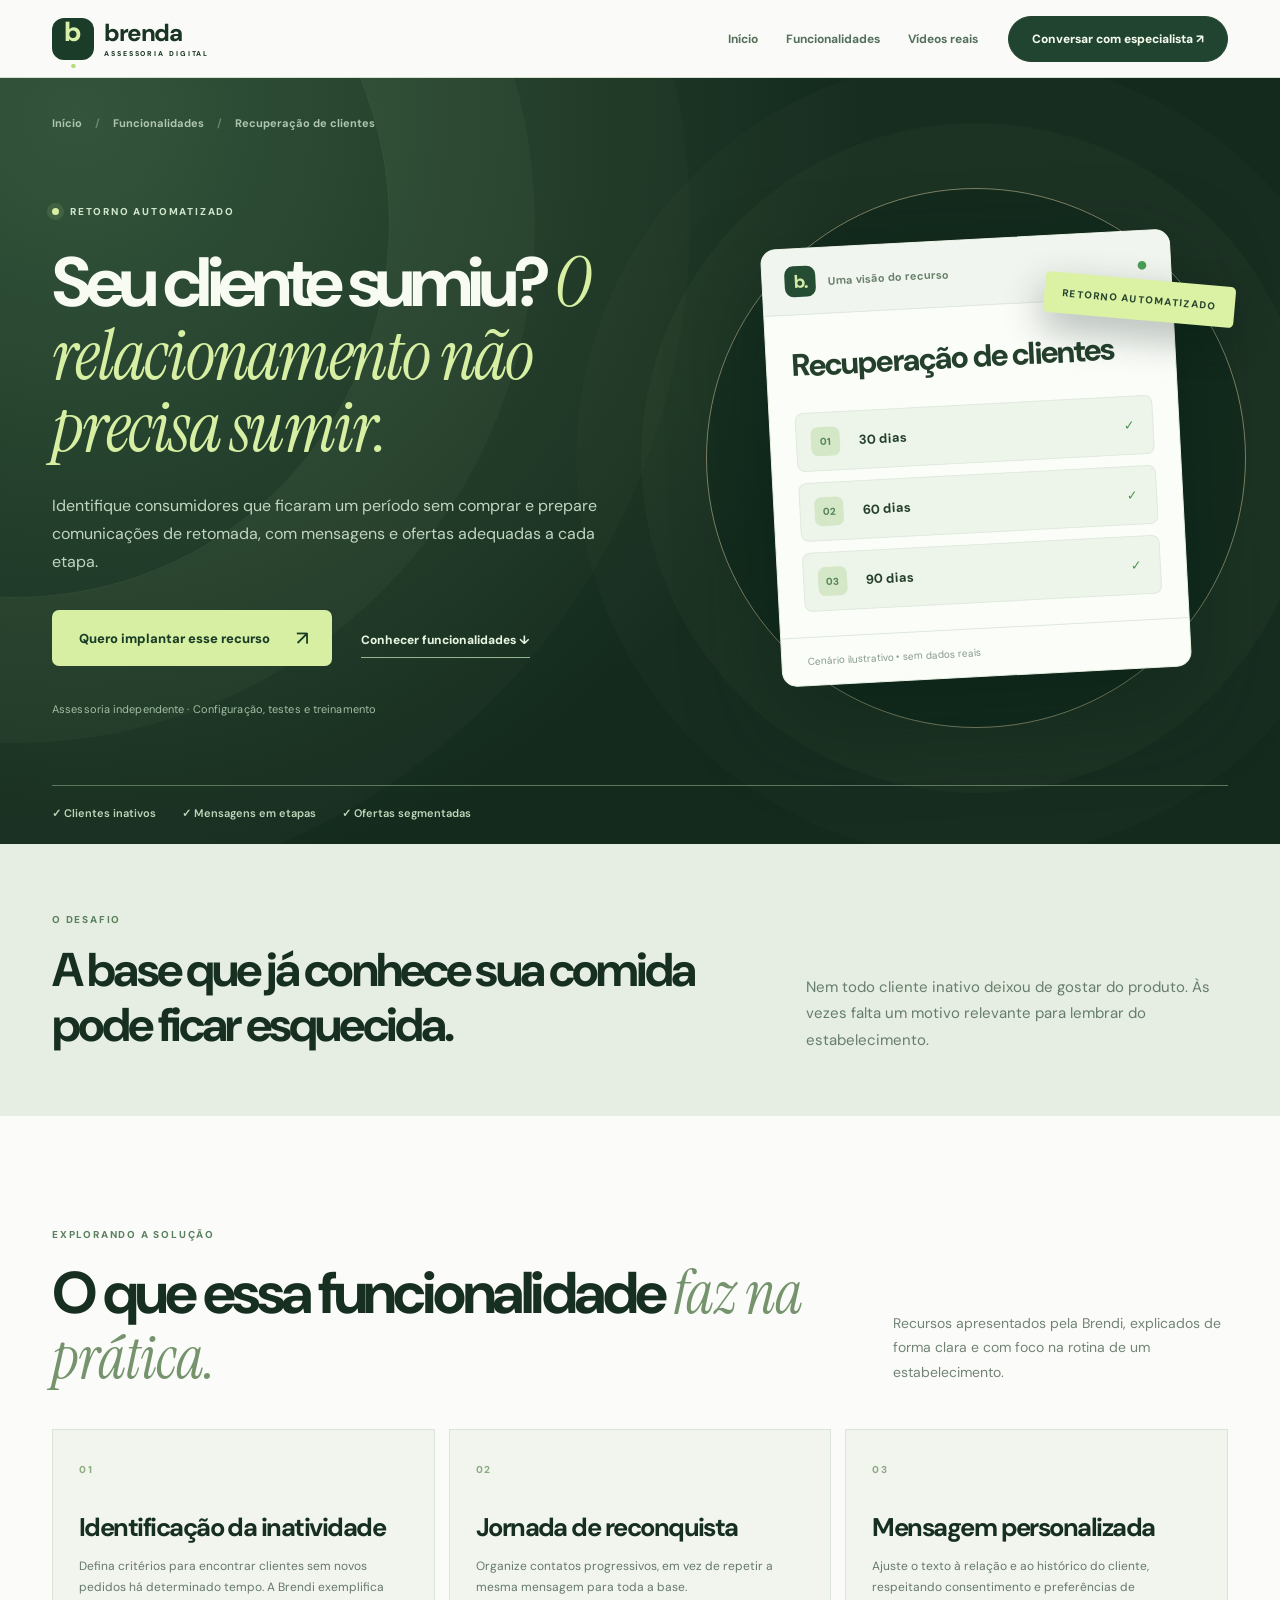
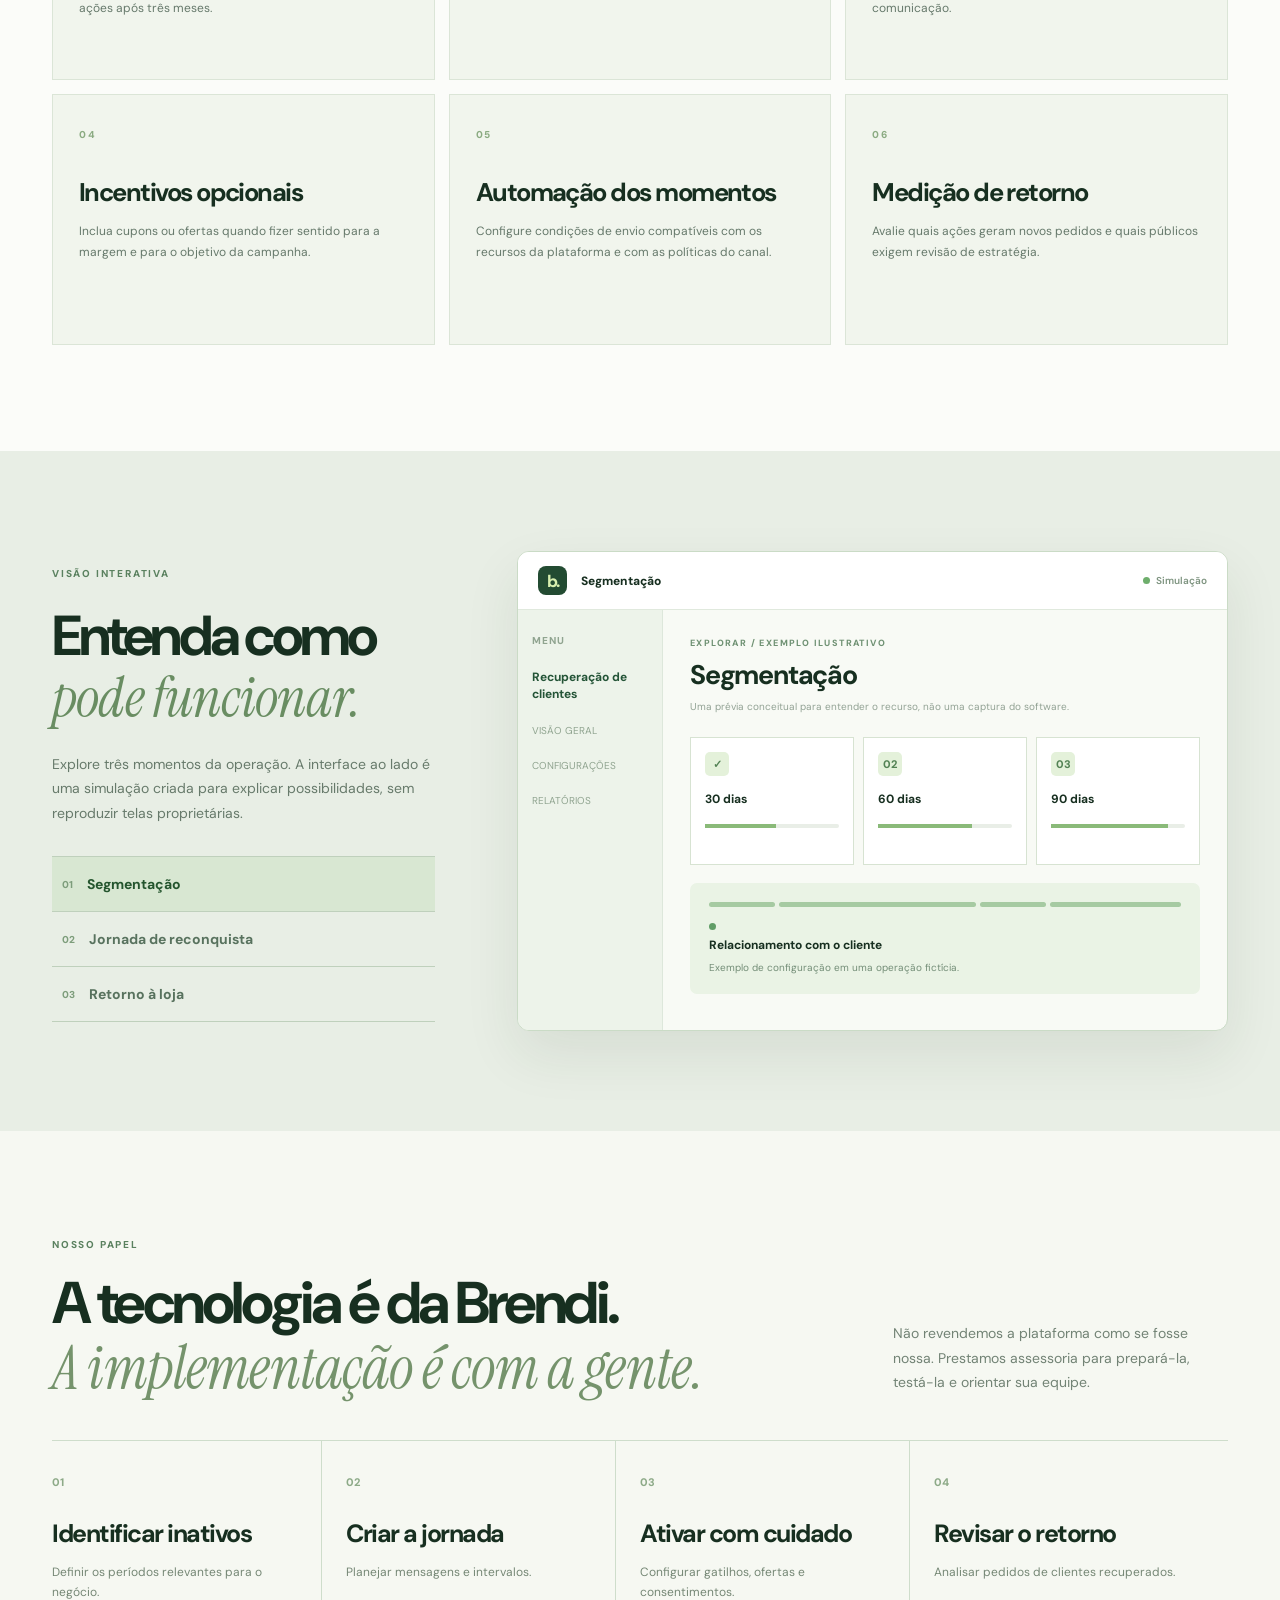
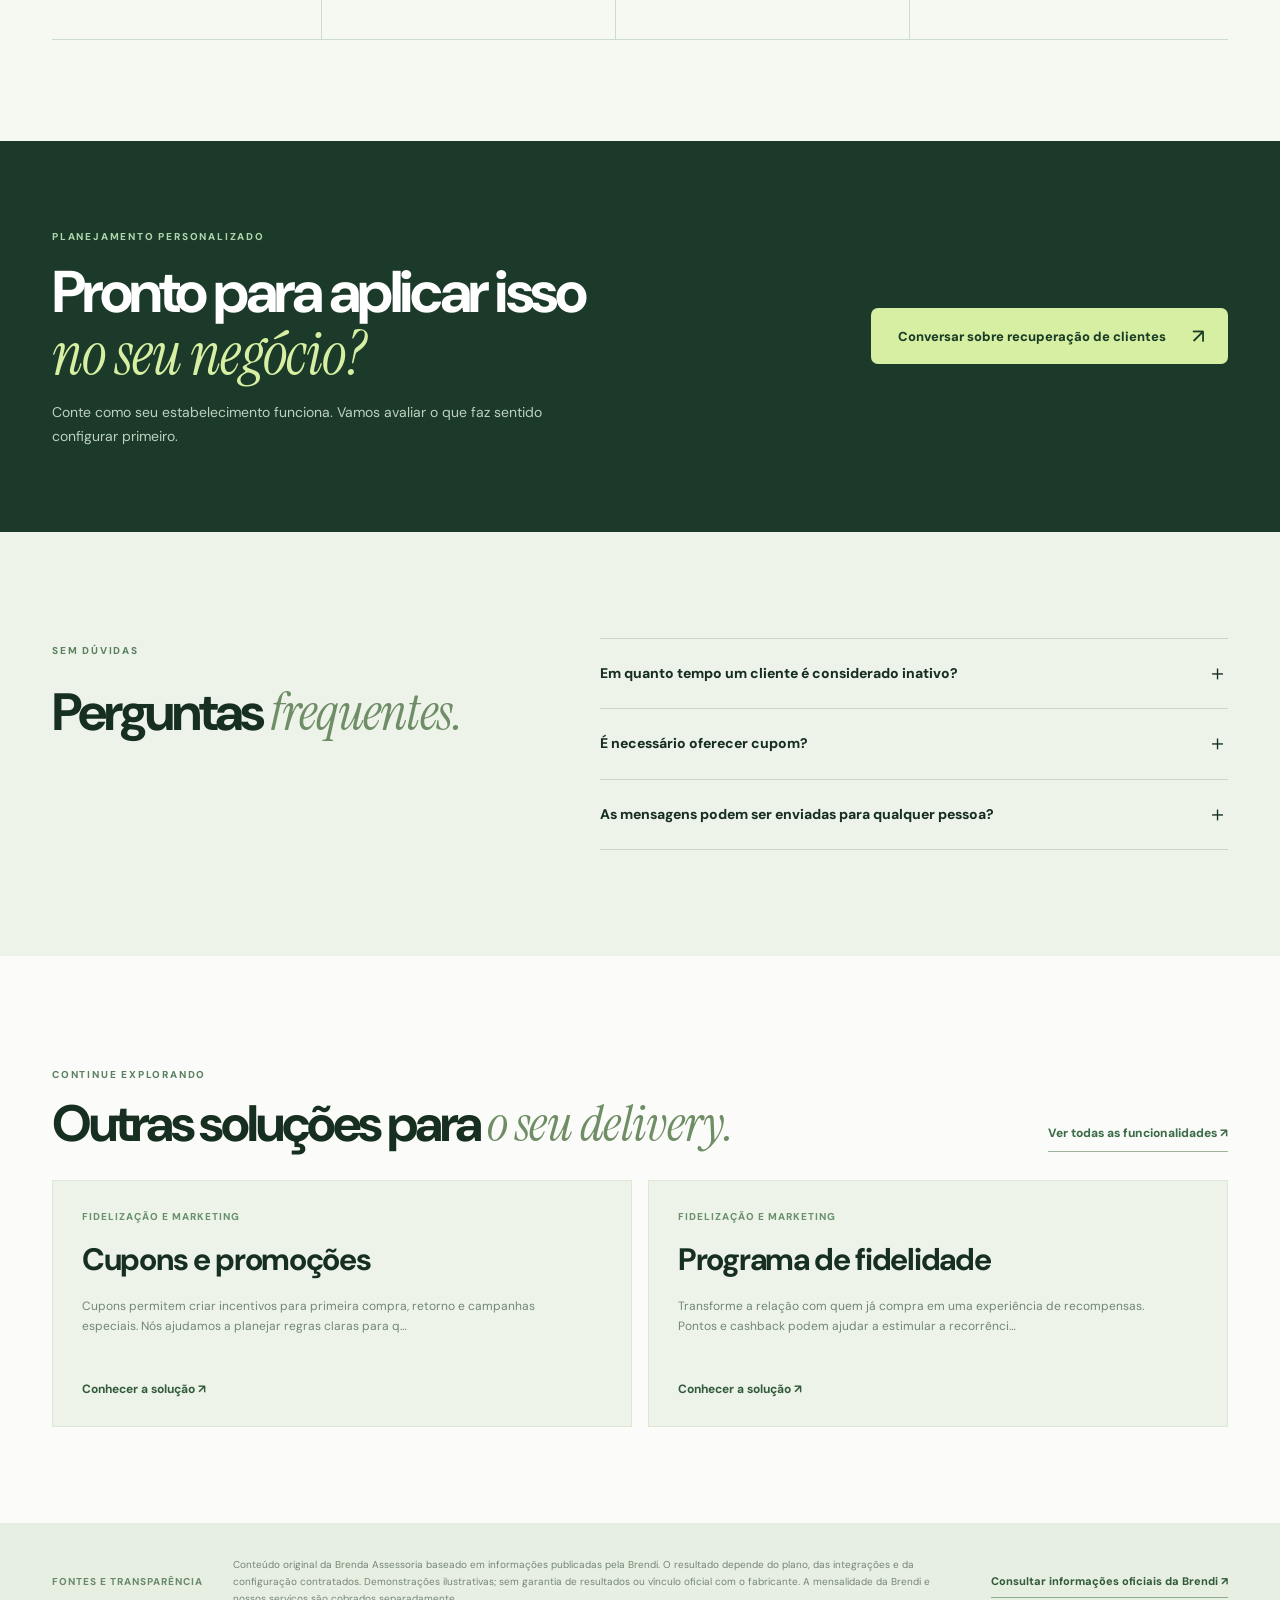
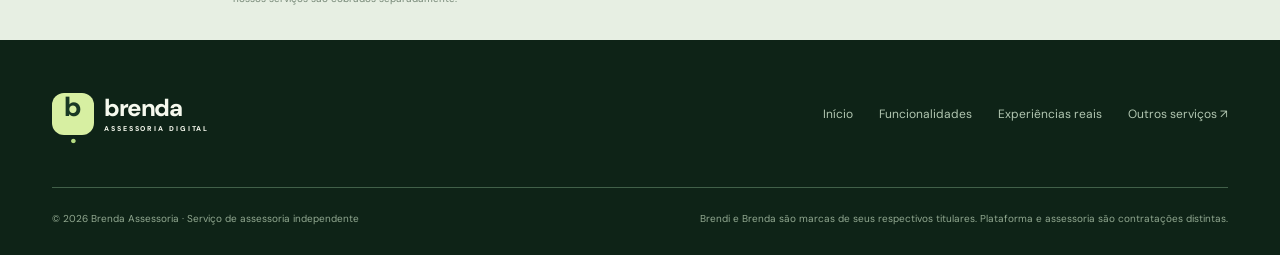
<file: funcionalidades/recuperador-de-clientes/index.html>
<!doctype html><html lang="pt-BR"><head><meta charset="utf-8"><meta name="viewport" content="width=device-width,initial-scale=1"><meta name="theme-color" content="#14271d"><meta name="description" content="Identifique consumidores que ficaram um período sem comprar e prepare comunicações de retomada, com mensagens e ofertas adequadas a cada etapa."><meta property="og:type" content="website"><meta property="og:title" content="Recuperação de clientes | Brenda Assessoria"><meta property="og:description" content="Identifique consumidores que ficaram um período sem comprar e prepare comunicações de retomada, com mensagens e ofertas adequadas a cada etapa."><meta property="og:image" content="https://lpbrendaacessoria.vercel.app/og-image.svg"><link rel="canonical" href="https://lpbrendaacessoria.vercel.app/funcionalidades/recuperador-de-clientes/"><link rel="icon" href="/favicon.svg" type="image/svg+xml"><link rel="preconnect" href="https://fonts.googleapis.com"><link rel="preconnect" href="https://fonts.gstatic.com" crossorigin><link href="https://fonts.googleapis.com/css2?family=DM+Sans:wght@400;500;600;700;800&family=Instrument+Serif:ital@0;1&display=swap" rel="stylesheet"><link rel="stylesheet" href="/feature-pages.css"><script src="/feature-pages.js" defer></script><title>Recuperação de clientes — Brenda Assessoria</title></head><body class="fp-page" data-page="recuperador-de-clientes">
 <a class="fp-skip" href="#fp-main">Pular para conteúdo</a><header class="fp-header" id="header"><div class="fp-container fp-header-row"><a class="fp-logo" href="/" aria-label="Brenda Assessoria, voltar para a página inicial"><span class="fp-logo-mark">b<span>.</span></span><span class="fp-logo-word">brenda<small>ASSESSORIA DIGITAL</small></span></a><nav class="fp-topnav" aria-label="Navegação principal"><a href="/">Início</a><a href="/funcionalidades/" >Funcionalidades</a><a href="/#provas">Vídeos reais</a></nav><a class="fp-nav-cta" href="https://wa.me/5511920626850?text=Ol%C3%A1!%20Gostaria%20de%20conversar%20sobre%20a%20implanta%C3%A7%C3%A3o%20do%20recurso%20Recupera%C3%A7%C3%A3o%20de%20clientes%20da%20Brendi%20no%20meu%20estabelecimento.%20Podemos%20fazer%20um%20diagn%C3%B3stico%3F" target="_blank" rel="noopener noreferrer">Conversar com especialista ↗</a><button class="fp-menu-trigger" type="button" id="fp-menu-trigger" aria-label="Abrir menu" aria-expanded="false" aria-controls="fp-mobile-nav"><span></span><span></span></button></div><nav class="fp-mobile-nav" id="fp-mobile-nav" hidden aria-label="Menu de funcionalidades"><a href="/">Página inicial ↗</a><a href="/funcionalidades/">Todas as funcionalidades ↗</a><a href="/#provas">Vídeos e demonstrações ↗</a><a href="/funcionalidades/sistema-para-restaurantes/" ><span>01</span>Sistema para restaurantes</a><a href="/funcionalidades/relatorios/" ><span>02</span>Relatórios e análises</a><a href="/funcionalidades/cupom/" ><span>03</span>Cupons e promoções</a><a href="/funcionalidades/programa-de-fidelidade/" ><span>04</span>Programa de fidelidade</a><a href="/funcionalidades/recuperador-de-clientes/" aria-current="page"><span>05</span>Recuperação de clientes</a><a href="/funcionalidades/disparos/" ><span>06</span>Campanhas por WhatsApp</a><a href="/funcionalidades/trafego-pago/" ><span>07</span>Tráfego pago com IA</a><a href="/funcionalidades/cardapio-digital/" ><span>08</span>Cardápio digital</a><a href="/funcionalidades/atendimento-virtual/" ><span>09</span>Atendimento com IA Brenda</a><a class="fp-mobile-contact" href="https://wa.me/5511920626850?text=Ol%C3%A1!%20Gostaria%20de%20conversar%20sobre%20a%20implanta%C3%A7%C3%A3o%20do%20recurso%20Recupera%C3%A7%C3%A3o%20de%20clientes%20da%20Brendi%20no%20meu%20estabelecimento.%20Podemos%20fazer%20um%20diagn%C3%B3stico%3F" target="_blank" rel="noopener noreferrer">Solicitar diagnóstico ↗</a></nav></header>
 <main id="fp-main">
 <section class="fp-hero fp-hero-fidelizacao">
  <div class="fp-container"><div class="fp-breadcrumb"><a href="/">Início</a><span>/</span><a href="/funcionalidades/">Funcionalidades</a><span>/</span><strong>Recuperação de clientes</strong></div>
  <div class="fp-hero-grid"><div class="fp-hero-copy"><span class="fp-eyebrow"><i></i>RETORNO AUTOMATIZADO</span><h1>Seu cliente sumiu? <em>O relacionamento não precisa sumir.</em></h1><p>Identifique consumidores que ficaram um período sem comprar e prepare comunicações de retomada, com mensagens e ofertas adequadas a cada etapa.</p>
  <div class="fp-hero-actions"><a class="fp-button fp-button-lime" href="https://wa.me/5511920626850?text=Ol%C3%A1!%20Gostaria%20de%20conversar%20sobre%20a%20implanta%C3%A7%C3%A3o%20do%20recurso%20Recupera%C3%A7%C3%A3o%20de%20clientes%20da%20Brendi%20no%20meu%20estabelecimento.%20Podemos%20fazer%20um%20diagn%C3%B3stico%3F" target="_blank" rel="noopener noreferrer">Quero implantar esse recurso <span>↗</span></a><a class="fp-inline-link" href="#recursos">Conhecer funcionalidades ↓</a></div><div class="fp-hero-note">Assessoria independente · Configuração, testes e treinamento</div></div>
  <div class="fp-hero-art" aria-label="Prévia ilustrativa do recurso"><span class="fp-art-ring"></span><div class="fp-art-panel"><div class="fp-art-header"><span class="fp-art-brand">b.</span><span>Uma visão do recurso</span><span class="fp-art-signal">●</span></div><div class="fp-art-name">Recuperação de clientes</div><div class="fp-art-list"><div><span class="fp-art-icon">01</span><strong>30 dias</strong><span>✓</span></div><div><span class="fp-art-icon">02</span><strong>60 dias</strong><span>✓</span></div><div><span class="fp-art-icon">03</span><strong>90 dias</strong><span>✓</span></div></div><div class="fp-art-caption">Cenário ilustrativo • sem dados reais</div></div><span class="fp-art-floating">RETORNO AUTOMATIZADO</span></div></div>
  <div class="fp-hero-chips"><span>✓ Clientes inativos</span><span>✓ Mensagens em etapas</span><span>✓ Ofertas segmentadas</span></div></div>
 </section>
 <section class="fp-problem"><div class="fp-container fp-problem-grid"><div><span class="fp-section-label">O DESAFIO</span><h2>A base que já conhece sua comida pode ficar esquecida.</h2></div><p>Nem todo cliente inativo deixou de gostar do produto. Às vezes falta um motivo relevante para lembrar do estabelecimento.</p></div></section>
 <section class="fp-features" id="recursos"><div class="fp-container"><div class="fp-section-heading"><div><span class="fp-section-label">EXPLORANDO A SOLUÇÃO</span><h2>O que essa funcionalidade <em>faz na prática.</em></h2></div><p>Recursos apresentados pela Brendi, explicados de forma clara e com foco na rotina de um estabelecimento.</p></div><div class="fp-features-grid"><article class="fp-feature-card"><span class="fp-feature-no">01</span><h3>Identificação da inatividade</h3><p>Defina critérios para encontrar clientes sem novos pedidos há determinado tempo. A Brendi exemplifica ações após três meses.</p></article><article class="fp-feature-card"><span class="fp-feature-no">02</span><h3>Jornada de reconquista</h3><p>Organize contatos progressivos, em vez de repetir a mesma mensagem para toda a base.</p></article><article class="fp-feature-card"><span class="fp-feature-no">03</span><h3>Mensagem personalizada</h3><p>Ajuste o texto à relação e ao histórico do cliente, respeitando consentimento e preferências de comunicação.</p></article><article class="fp-feature-card"><span class="fp-feature-no">04</span><h3>Incentivos opcionais</h3><p>Inclua cupons ou ofertas quando fizer sentido para a margem e para o objetivo da campanha.</p></article><article class="fp-feature-card"><span class="fp-feature-no">05</span><h3>Automação dos momentos</h3><p>Configure condições de envio compatíveis com os recursos da plataforma e com as políticas do canal.</p></article><article class="fp-feature-card"><span class="fp-feature-no">06</span><h3>Medição de retorno</h3><p>Avalie quais ações geram novos pedidos e quais públicos exigem revisão de estratégia.</p></article></div></div></section>
 <section class="fp-demonstration" id="demonstracao"><div class="fp-container fp-demo-grid"><div class="fp-demo-intro"><span class="fp-section-label">VISÃO INTERATIVA</span><h2>Entenda como <em>pode funcionar.</em></h2><p>Explore três momentos da operação. A interface ao lado é uma simulação criada para explicar possibilidades, sem reproduzir telas proprietárias.</p><div class="fp-demo-tabs" role="group" aria-label="Momentos da operação"><button type="button" data-demo-target="0" aria-pressed="true" class="is-active"><span>01</span>Segmentação</button><button type="button" data-demo-target="1" aria-pressed="false" class=""><span>02</span>Jornada de reconquista</button><button type="button" data-demo-target="2" aria-pressed="false" class=""><span>03</span>Retorno à loja</button></div></div><div class="fp-demo-stage"><div class="fp-demo-pane" data-demo-index="0" ><div class="fp-app-top"><span class="fp-app-logo">b.</span><span>Segmentação</span><span class="fp-app-top-status"><i></i> Simulação</span></div>
 <div class="fp-app-body">
 <aside class="fp-app-sidebar"><span>MENU</span><b>Recuperação de clientes</b><span>VISÃO GERAL</span><span>CONFIGURAÇÕES</span><span>RELATÓRIOS</span></aside>
 <div class="fp-app-main"><div class="fp-app-main-head"><small>EXPLORAR / EXEMPLO ILUSTRATIVO</small><strong>Segmentação</strong><span>Uma prévia conceitual para entender o recurso, não uma captura do software.</span></div>
 <div class="fp-app-boxes"><div class="fp-app-box"><span class="fp-app-badge">✓</span><strong>30 dias</strong><span class="fp-app-bar"><i style="width:53%"></i></span></div><div class="fp-app-box"><span class="fp-app-badge">02</span><strong>60 dias</strong><span class="fp-app-bar"><i style="width:70%"></i></span></div><div class="fp-app-box"><span class="fp-app-badge">03</span><strong>90 dias</strong><span class="fp-app-bar"><i style="width:87%"></i></span></div></div>
 <div class="fp-app-detail"><div class="fp-app-detail-ruler"><span></span><span></span><span></span><span></span></div><span class="fp-app-detail-dot"></span><strong>Relacionamento com o cliente</strong><small>Exemplo de configuração em uma operação fictícia.</small></div>
 </div></div></div><div class="fp-demo-pane" data-demo-index="1" hidden><div class="fp-app-top"><span class="fp-app-logo">b.</span><span>Jornada de reconquista</span><span class="fp-app-top-status"><i></i> Simulação</span></div>
 <div class="fp-app-body">
 <aside class="fp-app-sidebar"><span>MENU</span><b>Recuperação de clientes</b><span>VISÃO GERAL</span><span>CONFIGURAÇÕES</span><span>RELATÓRIOS</span></aside>
 <div class="fp-app-main"><div class="fp-app-main-head"><small>CONFIGURAR / EXEMPLO ILUSTRATIVO</small><strong>Jornada de reconquista</strong><span>Uma prévia conceitual para entender o recurso, não uma captura do software.</span></div>
 <div class="fp-app-boxes"><div class="fp-app-box"><span class="fp-app-badge">✓</span><strong>Mensagem 1</strong><span class="fp-app-bar"><i style="width:53%"></i></span></div><div class="fp-app-box"><span class="fp-app-badge">02</span><strong>Intervalo</strong><span class="fp-app-bar"><i style="width:70%"></i></span></div><div class="fp-app-box"><span class="fp-app-badge">03</span><strong>Nova oferta</strong><span class="fp-app-bar"><i style="width:87%"></i></span></div></div>
 <div class="fp-app-detail"><div class="fp-app-detail-ruler"><span></span><span></span><span></span><span></span></div><span class="fp-app-detail-dot"></span><strong>Relacionamento com o cliente</strong><small>Exemplo de configuração em uma operação fictícia.</small></div>
 </div></div></div><div class="fp-demo-pane" data-demo-index="2" hidden><div class="fp-app-top"><span class="fp-app-logo">b.</span><span>Retorno à loja</span><span class="fp-app-top-status"><i></i> Simulação</span></div>
 <div class="fp-app-body">
 <aside class="fp-app-sidebar"><span>MENU</span><b>Recuperação de clientes</b><span>VISÃO GERAL</span><span>CONFIGURAÇÕES</span><span>RELATÓRIOS</span></aside>
 <div class="fp-app-main"><div class="fp-app-main-head"><small>ACOMPANHAR / EXEMPLO ILUSTRATIVO</small><strong>Retorno à loja</strong><span>Uma prévia conceitual para entender o recurso, não uma captura do software.</span></div>
 <div class="fp-app-boxes"><div class="fp-app-box"><span class="fp-app-badge">✓</span><strong>Contato</strong><span class="fp-app-bar"><i style="width:53%"></i></span></div><div class="fp-app-box"><span class="fp-app-badge">02</span><strong>Cliente voltou</strong><span class="fp-app-bar"><i style="width:70%"></i></span></div><div class="fp-app-box"><span class="fp-app-badge">03</span><strong>Acompanhar</strong><span class="fp-app-bar"><i style="width:87%"></i></span></div></div>
 <div class="fp-app-detail"><div class="fp-app-detail-ruler"><span></span><span></span><span></span><span></span></div><span class="fp-app-detail-dot"></span><strong>Relacionamento com o cliente</strong><small>Exemplo de configuração em uma operação fictícia.</small></div>
 </div></div></div></div></div></section>
 <section class="fp-implementation" id="implantacao"><div class="fp-container"><div class="fp-section-heading"><div><span class="fp-section-label">NOSSO PAPEL</span><h2>A tecnologia é da Brendi.<br><em>A implementação é com a gente.</em></h2></div><p>Não revendemos a plataforma como se fosse nossa. Prestamos assessoria para prepará-la, testá-la e orientar sua equipe.</p></div><div class="fp-implementation-grid"><article><span>01</span><h3>Identificar inativos</h3><p>Definir os períodos relevantes para o negócio.</p></article><article><span>02</span><h3>Criar a jornada</h3><p>Planejar mensagens e intervalos.</p></article><article><span>03</span><h3>Ativar com cuidado</h3><p>Configurar gatilhos, ofertas e consentimentos.</p></article><article><span>04</span><h3>Revisar o retorno</h3><p>Analisar pedidos de clientes recuperados.</p></article></div></div></section>
 <section class="fp-pitch"><div class="fp-container fp-pitch-row"><div><span class="fp-section-label">PLANEJAMENTO PERSONALIZADO</span><h2>Pronto para aplicar isso<br><em>no seu negócio?</em></h2><p>Conte como seu estabelecimento funciona. Vamos avaliar o que faz sentido configurar primeiro.</p></div><a class="fp-button fp-button-lime" href="https://wa.me/5511920626850?text=Ol%C3%A1!%20Gostaria%20de%20conversar%20sobre%20a%20implanta%C3%A7%C3%A3o%20do%20recurso%20Recupera%C3%A7%C3%A3o%20de%20clientes%20da%20Brendi%20no%20meu%20estabelecimento.%20Podemos%20fazer%20um%20diagn%C3%B3stico%3F" target="_blank" rel="noopener noreferrer">Conversar sobre recuperação de clientes <span>↗</span></a></div></section>
 <section class="fp-faq"><div class="fp-container fp-faq-grid"><div><span class="fp-section-label">SEM DÚVIDAS</span><h2>Perguntas <em>frequentes.</em></h2></div><div class="fp-faq-list"><details><summary>Em quanto tempo um cliente é considerado inativo?<span>＋</span></summary><p>Depende do critério adotado. A Brendi apresenta campanhas para clientes sem comprar há meses, incluindo o exemplo de três meses.</p></details><details><summary>É necessário oferecer cupom?<span>＋</span></summary><p>Não. O benefício é opcional e deve ser calculado antes de ser usado.</p></details><details><summary>As mensagens podem ser enviadas para qualquer pessoa?<span>＋</span></summary><p>É importante respeitar consentimento, opção de sair, LGPD e regras da plataforma de mensagens.</p></details></div></div></section>
 <section class="fp-related"><div class="fp-container"><div class="fp-related-title"><div><span class="fp-section-label">CONTINUE EXPLORANDO</span><h2>Outras soluções para <em>o seu delivery.</em></h2></div><a href="/funcionalidades/">Ver todas as funcionalidades ↗</a></div><div class="fp-related-grid"><a href="/funcionalidades/cupom/" class="fp-related-card"><span>FIDELIZAÇÃO E MARKETING</span><strong>Cupons e promoções</strong><p>Cupons permitem criar incentivos para primeira compra, retorno e campanhas especiais. Nós ajudamos a planejar regras claras para q…</p><b>Conhecer a solução ↗</b></a><a href="/funcionalidades/programa-de-fidelidade/" class="fp-related-card"><span>FIDELIZAÇÃO E MARKETING</span><strong>Programa de fidelidade</strong><p>Transforme a relação com quem já compra em uma experiência de recompensas. Pontos e cashback podem ajudar a estimular a recorrênci…</p><b>Conhecer a solução ↗</b></a></div></div></section>
 <section class="fp-source"><div class="fp-container"><span>FONTES E TRANSPARÊNCIA</span><p>Conteúdo original da Brenda Assessoria baseado em informações publicadas pela Brendi. O resultado depende do plano, das integrações e da configuração contratados. Demonstrações ilustrativas; sem garantia de resultados ou vínculo oficial com o fabricante. A mensalidade da Brendi e nossos serviços são cobrados separadamente.</p><a href="https://brendi.com.br/recuperador-de-clientes" target="_blank" rel="noopener noreferrer">Consultar informações oficiais da Brendi ↗</a></div></section>
 </main><footer class="fp-footer"><div class="fp-container"><div class="fp-footer-upper"><a class="fp-logo" href="/" aria-label="Brenda Assessoria, voltar para a página inicial"><span class="fp-logo-mark">b<span>.</span></span><span class="fp-logo-word">brenda<small>ASSESSORIA DIGITAL</small></span></a><div><a href="/">Início</a><a href="/funcionalidades/">Funcionalidades</a><a href="/#provas">Experiências reais</a><a href="https://seeven-lp.vercel.app" target="_blank" rel="noopener noreferrer">Outros serviços ↗</a></div></div><div class="fp-footer-bottom"><span>© 2026 Brenda Assessoria · Serviço de assessoria independente</span><span>Brendi e Brenda são marcas de seus respectivos titulares. Plataforma e assessoria são contratações distintas.</span></div></div></footer><div class="fp-mobile-cta" id="fp-mobile-cta"><a href="https://wa.me/5511920626850?text=Ol%C3%A1!%20Gostaria%20de%20conversar%20sobre%20a%20implanta%C3%A7%C3%A3o%20do%20recurso%20Recupera%C3%A7%C3%A3o%20de%20clientes%20da%20Brendi%20no%20meu%20estabelecimento.%20Podemos%20fazer%20um%20diagn%C3%B3stico%3F" target="_blank" rel="noopener noreferrer">Solicitar diagnóstico ↗</a></div></body></html>
</file>
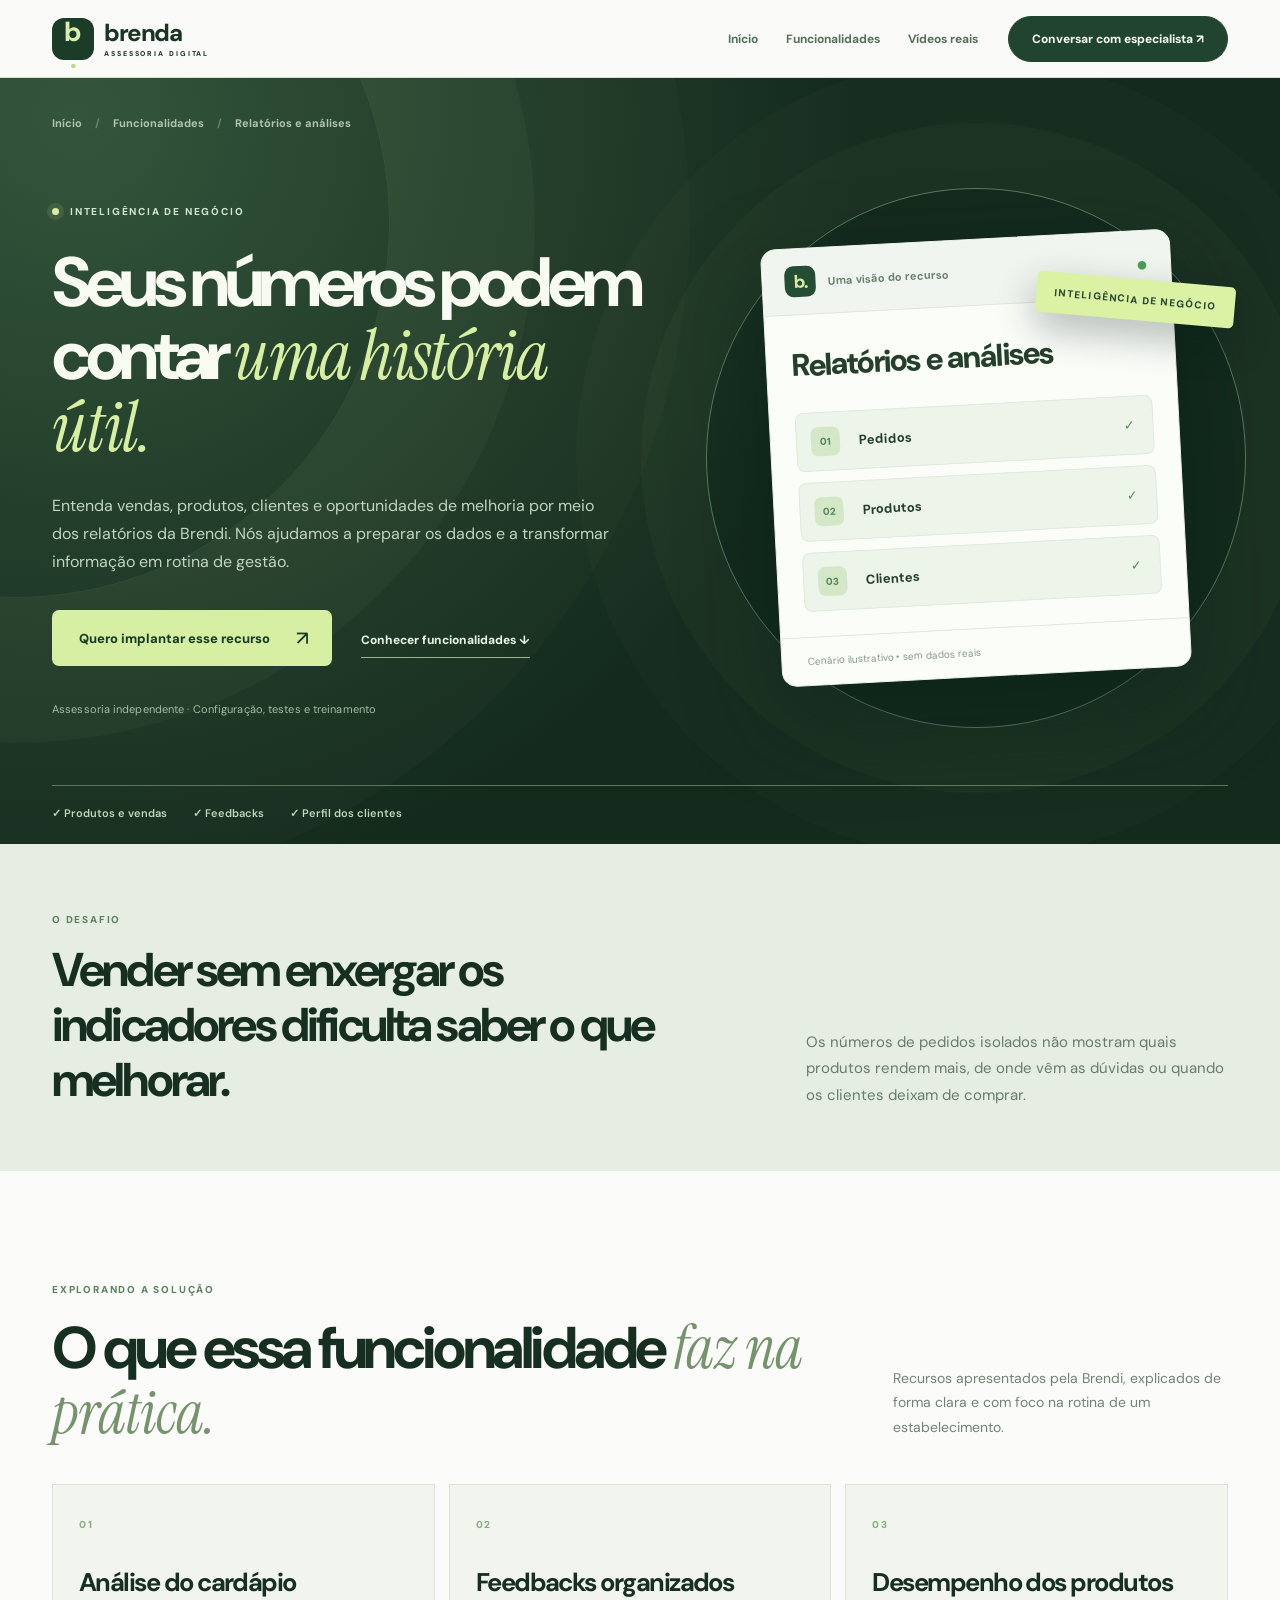
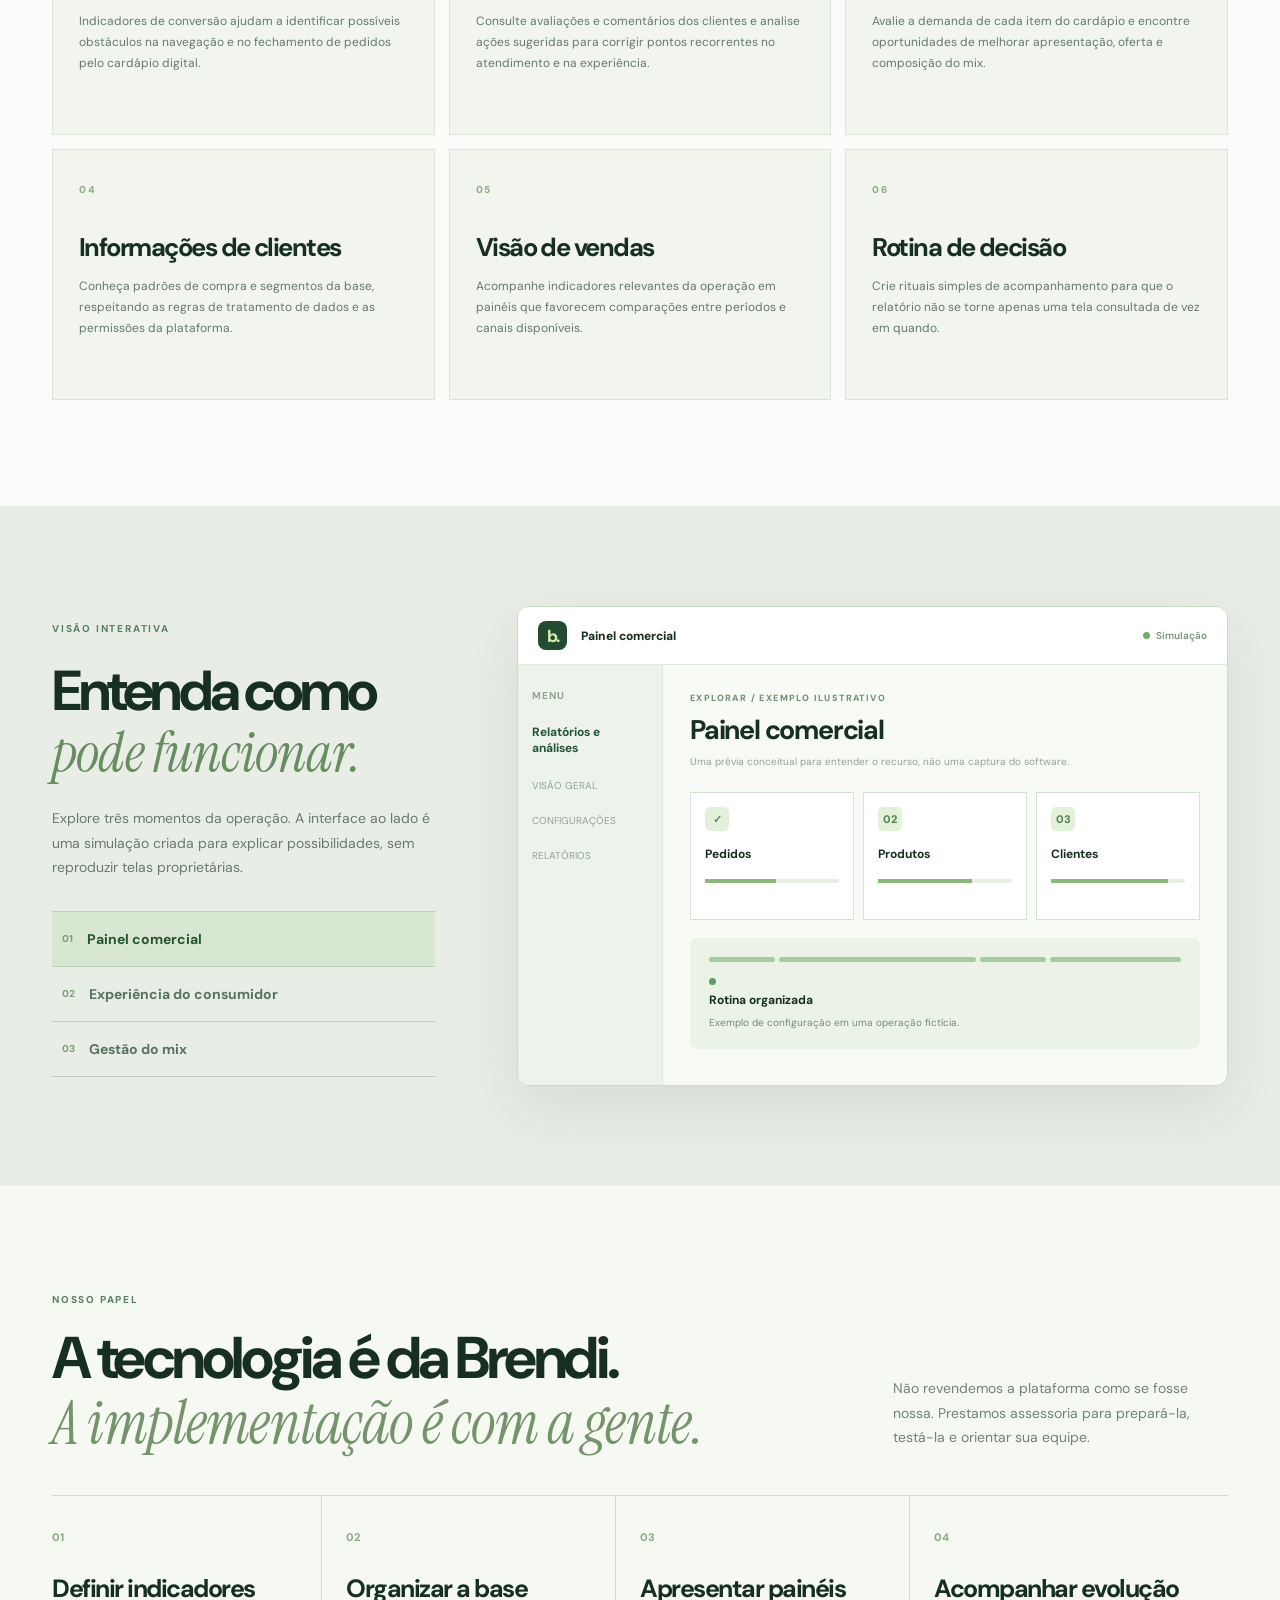
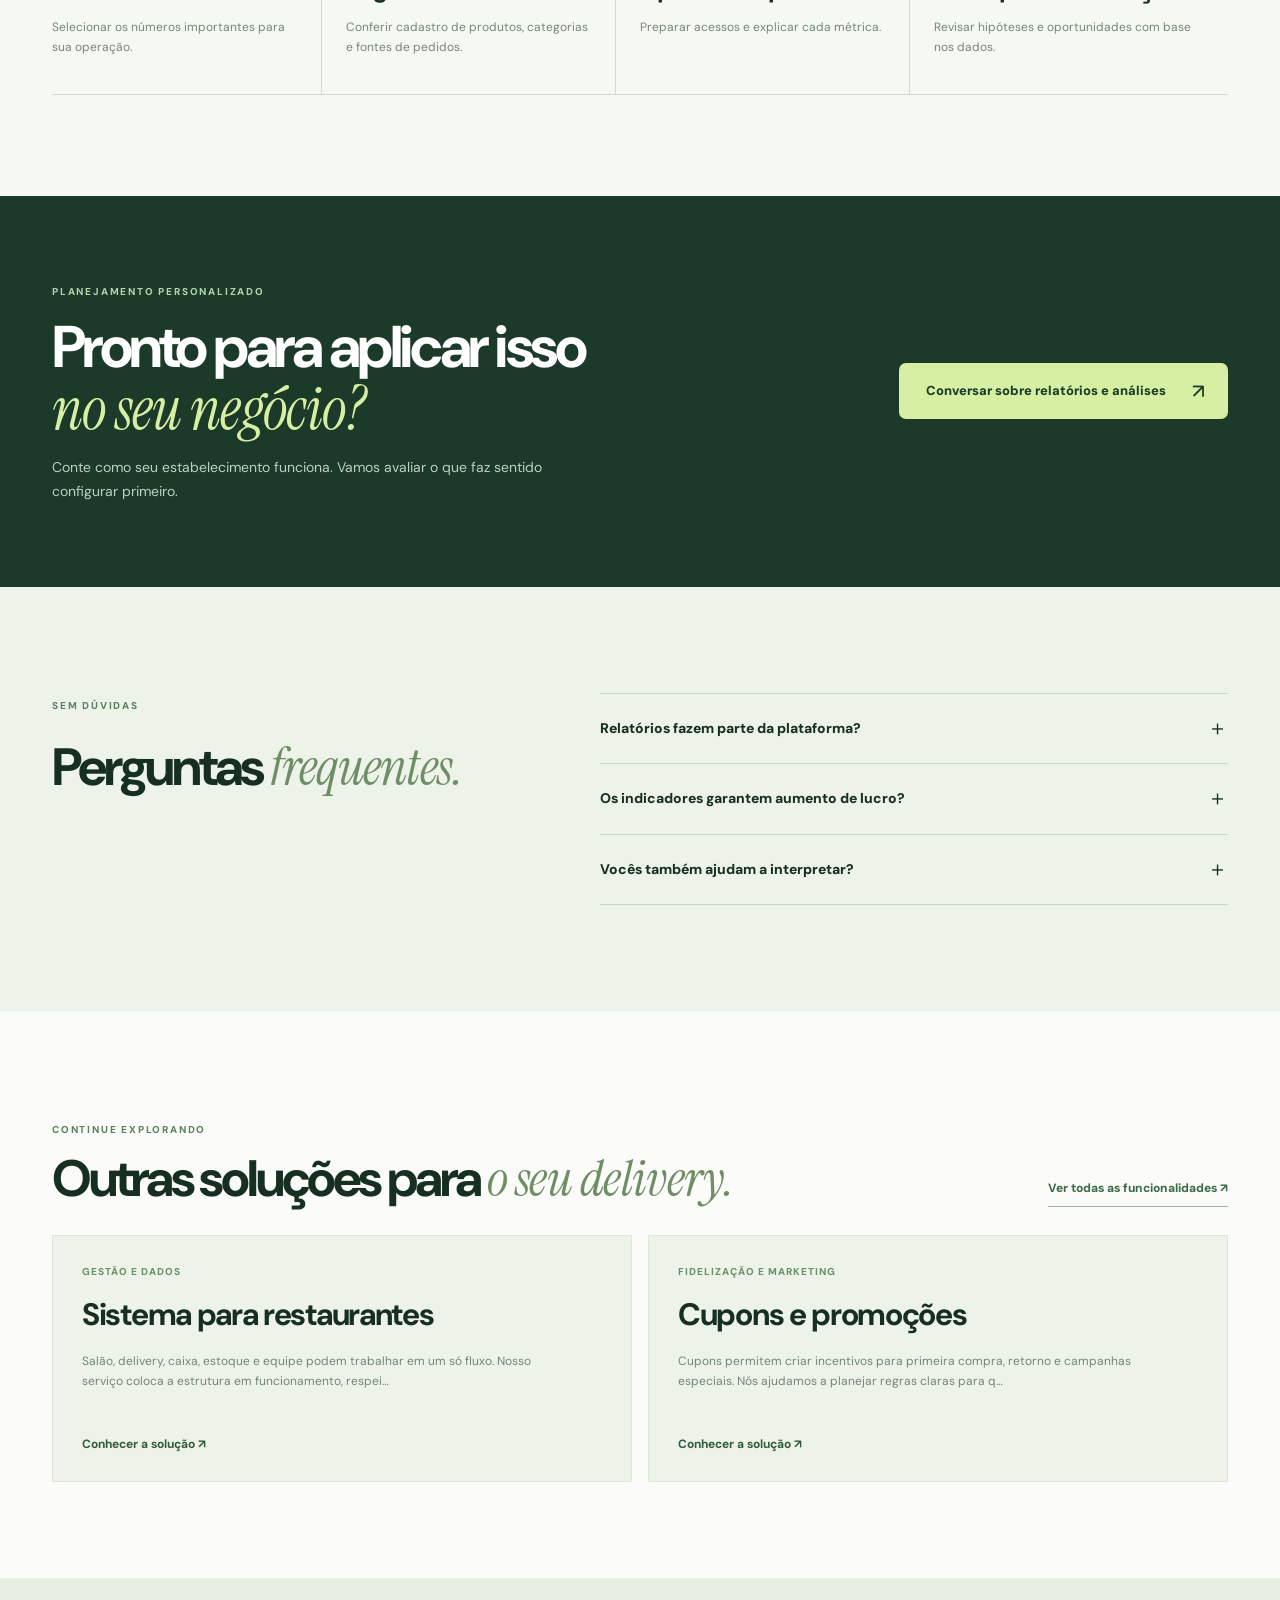
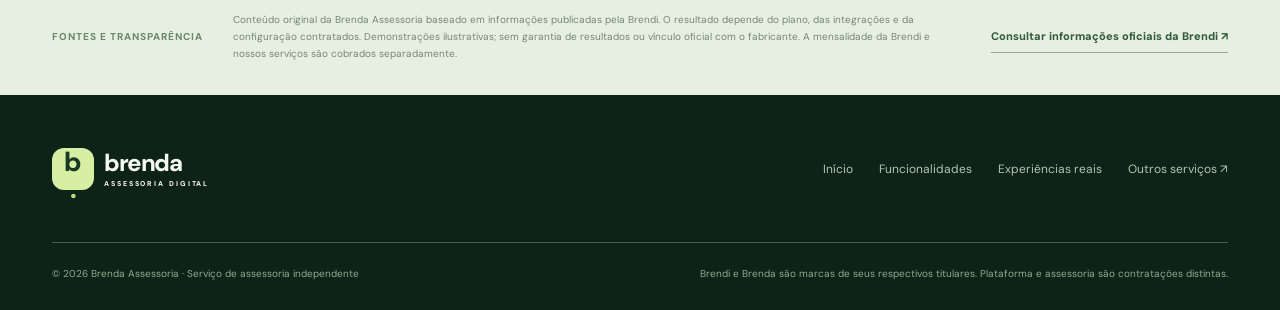
<file: funcionalidades/relatorios/index.html>
<!doctype html><html lang="pt-BR"><head><meta charset="utf-8"><meta name="viewport" content="width=device-width,initial-scale=1"><meta name="theme-color" content="#14271d"><meta name="description" content="Entenda vendas, produtos, clientes e oportunidades de melhoria por meio dos relatórios da Brendi. Nós ajudamos a preparar os dados e a transformar informação em rotina de gestão."><meta property="og:type" content="website"><meta property="og:title" content="Relatórios e análises | Brenda Assessoria"><meta property="og:description" content="Entenda vendas, produtos, clientes e oportunidades de melhoria por meio dos relatórios da Brendi. Nós ajudamos a preparar os dados e a transformar informação em rotina de gestão."><meta property="og:image" content="https://lpbrendaacessoria.vercel.app/og-image.svg"><link rel="canonical" href="https://lpbrendaacessoria.vercel.app/funcionalidades/relatorios/"><link rel="icon" href="/favicon.svg" type="image/svg+xml"><link rel="preconnect" href="https://fonts.googleapis.com"><link rel="preconnect" href="https://fonts.gstatic.com" crossorigin><link href="https://fonts.googleapis.com/css2?family=DM+Sans:wght@400;500;600;700;800&family=Instrument+Serif:ital@0;1&display=swap" rel="stylesheet"><link rel="stylesheet" href="/feature-pages.css"><script src="/feature-pages.js" defer></script><title>Relatórios e análises — Brenda Assessoria</title></head><body class="fp-page" data-page="relatorios">
 <a class="fp-skip" href="#fp-main">Pular para conteúdo</a><header class="fp-header" id="header"><div class="fp-container fp-header-row"><a class="fp-logo" href="/" aria-label="Brenda Assessoria, voltar para a página inicial"><span class="fp-logo-mark">b<span>.</span></span><span class="fp-logo-word">brenda<small>ASSESSORIA DIGITAL</small></span></a><nav class="fp-topnav" aria-label="Navegação principal"><a href="/">Início</a><a href="/funcionalidades/" >Funcionalidades</a><a href="/#provas">Vídeos reais</a></nav><a class="fp-nav-cta" href="https://wa.me/5511920626850?text=Ol%C3%A1!%20Gostaria%20de%20conversar%20sobre%20a%20implanta%C3%A7%C3%A3o%20do%20recurso%20Relat%C3%B3rios%20e%20an%C3%A1lises%20da%20Brendi%20no%20meu%20estabelecimento.%20Podemos%20fazer%20um%20diagn%C3%B3stico%3F" target="_blank" rel="noopener noreferrer">Conversar com especialista ↗</a><button class="fp-menu-trigger" type="button" id="fp-menu-trigger" aria-label="Abrir menu" aria-expanded="false" aria-controls="fp-mobile-nav"><span></span><span></span></button></div><nav class="fp-mobile-nav" id="fp-mobile-nav" hidden aria-label="Menu de funcionalidades"><a href="/">Página inicial ↗</a><a href="/funcionalidades/">Todas as funcionalidades ↗</a><a href="/#provas">Vídeos e demonstrações ↗</a><a href="/funcionalidades/sistema-para-restaurantes/" ><span>01</span>Sistema para restaurantes</a><a href="/funcionalidades/relatorios/" aria-current="page"><span>02</span>Relatórios e análises</a><a href="/funcionalidades/cupom/" ><span>03</span>Cupons e promoções</a><a href="/funcionalidades/programa-de-fidelidade/" ><span>04</span>Programa de fidelidade</a><a href="/funcionalidades/recuperador-de-clientes/" ><span>05</span>Recuperação de clientes</a><a href="/funcionalidades/disparos/" ><span>06</span>Campanhas por WhatsApp</a><a href="/funcionalidades/trafego-pago/" ><span>07</span>Tráfego pago com IA</a><a href="/funcionalidades/cardapio-digital/" ><span>08</span>Cardápio digital</a><a href="/funcionalidades/atendimento-virtual/" ><span>09</span>Atendimento com IA Brenda</a><a class="fp-mobile-contact" href="https://wa.me/5511920626850?text=Ol%C3%A1!%20Gostaria%20de%20conversar%20sobre%20a%20implanta%C3%A7%C3%A3o%20do%20recurso%20Relat%C3%B3rios%20e%20an%C3%A1lises%20da%20Brendi%20no%20meu%20estabelecimento.%20Podemos%20fazer%20um%20diagn%C3%B3stico%3F" target="_blank" rel="noopener noreferrer">Solicitar diagnóstico ↗</a></nav></header>
 <main id="fp-main">
 <section class="fp-hero fp-hero-gestao">
  <div class="fp-container"><div class="fp-breadcrumb"><a href="/">Início</a><span>/</span><a href="/funcionalidades/">Funcionalidades</a><span>/</span><strong>Relatórios e análises</strong></div>
  <div class="fp-hero-grid"><div class="fp-hero-copy"><span class="fp-eyebrow"><i></i>INTELIGÊNCIA DE NEGÓCIO</span><h1>Seus números podem contar <em>uma história útil.</em></h1><p>Entenda vendas, produtos, clientes e oportunidades de melhoria por meio dos relatórios da Brendi. Nós ajudamos a preparar os dados e a transformar informação em rotina de gestão.</p>
  <div class="fp-hero-actions"><a class="fp-button fp-button-lime" href="https://wa.me/5511920626850?text=Ol%C3%A1!%20Gostaria%20de%20conversar%20sobre%20a%20implanta%C3%A7%C3%A3o%20do%20recurso%20Relat%C3%B3rios%20e%20an%C3%A1lises%20da%20Brendi%20no%20meu%20estabelecimento.%20Podemos%20fazer%20um%20diagn%C3%B3stico%3F" target="_blank" rel="noopener noreferrer">Quero implantar esse recurso <span>↗</span></a><a class="fp-inline-link" href="#recursos">Conhecer funcionalidades ↓</a></div><div class="fp-hero-note">Assessoria independente · Configuração, testes e treinamento</div></div>
  <div class="fp-hero-art" aria-label="Prévia ilustrativa do recurso"><span class="fp-art-ring"></span><div class="fp-art-panel"><div class="fp-art-header"><span class="fp-art-brand">b.</span><span>Uma visão do recurso</span><span class="fp-art-signal">●</span></div><div class="fp-art-name">Relatórios e análises</div><div class="fp-art-list"><div><span class="fp-art-icon">01</span><strong>Pedidos</strong><span>✓</span></div><div><span class="fp-art-icon">02</span><strong>Produtos</strong><span>✓</span></div><div><span class="fp-art-icon">03</span><strong>Clientes</strong><span>✓</span></div></div><div class="fp-art-caption">Cenário ilustrativo • sem dados reais</div></div><span class="fp-art-floating">INTELIGÊNCIA DE NEGÓCIO</span></div></div>
  <div class="fp-hero-chips"><span>✓ Produtos e vendas</span><span>✓ Feedbacks</span><span>✓ Perfil dos clientes</span></div></div>
 </section>
 <section class="fp-problem"><div class="fp-container fp-problem-grid"><div><span class="fp-section-label">O DESAFIO</span><h2>Vender sem enxergar os indicadores dificulta saber o que melhorar.</h2></div><p>Os números de pedidos isolados não mostram quais produtos rendem mais, de onde vêm as dúvidas ou quando os clientes deixam de comprar.</p></div></section>
 <section class="fp-features" id="recursos"><div class="fp-container"><div class="fp-section-heading"><div><span class="fp-section-label">EXPLORANDO A SOLUÇÃO</span><h2>O que essa funcionalidade <em>faz na prática.</em></h2></div><p>Recursos apresentados pela Brendi, explicados de forma clara e com foco na rotina de um estabelecimento.</p></div><div class="fp-features-grid"><article class="fp-feature-card"><span class="fp-feature-no">01</span><h3>Análise do cardápio</h3><p>Indicadores de conversão ajudam a identificar possíveis obstáculos na navegação e no fechamento de pedidos pelo cardápio digital.</p></article><article class="fp-feature-card"><span class="fp-feature-no">02</span><h3>Feedbacks organizados</h3><p>Consulte avaliações e comentários dos clientes e analise ações sugeridas para corrigir pontos recorrentes no atendimento e na experiência.</p></article><article class="fp-feature-card"><span class="fp-feature-no">03</span><h3>Desempenho dos produtos</h3><p>Avalie a demanda de cada item do cardápio e encontre oportunidades de melhorar apresentação, oferta e composição do mix.</p></article><article class="fp-feature-card"><span class="fp-feature-no">04</span><h3>Informações de clientes</h3><p>Conheça padrões de compra e segmentos da base, respeitando as regras de tratamento de dados e as permissões da plataforma.</p></article><article class="fp-feature-card"><span class="fp-feature-no">05</span><h3>Visão de vendas</h3><p>Acompanhe indicadores relevantes da operação em painéis que favorecem comparações entre períodos e canais disponíveis.</p></article><article class="fp-feature-card"><span class="fp-feature-no">06</span><h3>Rotina de decisão</h3><p>Crie rituais simples de acompanhamento para que o relatório não se torne apenas uma tela consultada de vez em quando.</p></article></div></div></section>
 <section class="fp-demonstration" id="demonstracao"><div class="fp-container fp-demo-grid"><div class="fp-demo-intro"><span class="fp-section-label">VISÃO INTERATIVA</span><h2>Entenda como <em>pode funcionar.</em></h2><p>Explore três momentos da operação. A interface ao lado é uma simulação criada para explicar possibilidades, sem reproduzir telas proprietárias.</p><div class="fp-demo-tabs" role="group" aria-label="Momentos da operação"><button type="button" data-demo-target="0" aria-pressed="true" class="is-active"><span>01</span>Painel comercial</button><button type="button" data-demo-target="1" aria-pressed="false" class=""><span>02</span>Experiência do consumidor</button><button type="button" data-demo-target="2" aria-pressed="false" class=""><span>03</span>Gestão do mix</button></div></div><div class="fp-demo-stage"><div class="fp-demo-pane" data-demo-index="0" ><div class="fp-app-top"><span class="fp-app-logo">b.</span><span>Painel comercial</span><span class="fp-app-top-status"><i></i> Simulação</span></div>
 <div class="fp-app-body">
 <aside class="fp-app-sidebar"><span>MENU</span><b>Relatórios e análises</b><span>VISÃO GERAL</span><span>CONFIGURAÇÕES</span><span>RELATÓRIOS</span></aside>
 <div class="fp-app-main"><div class="fp-app-main-head"><small>EXPLORAR / EXEMPLO ILUSTRATIVO</small><strong>Painel comercial</strong><span>Uma prévia conceitual para entender o recurso, não uma captura do software.</span></div>
 <div class="fp-app-boxes"><div class="fp-app-box"><span class="fp-app-badge">✓</span><strong>Pedidos</strong><span class="fp-app-bar"><i style="width:53%"></i></span></div><div class="fp-app-box"><span class="fp-app-badge">02</span><strong>Produtos</strong><span class="fp-app-bar"><i style="width:70%"></i></span></div><div class="fp-app-box"><span class="fp-app-badge">03</span><strong>Clientes</strong><span class="fp-app-bar"><i style="width:87%"></i></span></div></div>
 <div class="fp-app-detail"><div class="fp-app-detail-ruler"><span></span><span></span><span></span><span></span></div><span class="fp-app-detail-dot"></span><strong>Rotina organizada</strong><small>Exemplo de configuração em uma operação fictícia.</small></div>
 </div></div></div><div class="fp-demo-pane" data-demo-index="1" hidden><div class="fp-app-top"><span class="fp-app-logo">b.</span><span>Experiência do consumidor</span><span class="fp-app-top-status"><i></i> Simulação</span></div>
 <div class="fp-app-body">
 <aside class="fp-app-sidebar"><span>MENU</span><b>Relatórios e análises</b><span>VISÃO GERAL</span><span>CONFIGURAÇÕES</span><span>RELATÓRIOS</span></aside>
 <div class="fp-app-main"><div class="fp-app-main-head"><small>CONFIGURAR / EXEMPLO ILUSTRATIVO</small><strong>Experiência do consumidor</strong><span>Uma prévia conceitual para entender o recurso, não uma captura do software.</span></div>
 <div class="fp-app-boxes"><div class="fp-app-box"><span class="fp-app-badge">✓</span><strong>Acessos</strong><span class="fp-app-bar"><i style="width:53%"></i></span></div><div class="fp-app-box"><span class="fp-app-badge">02</span><strong>Avaliações</strong><span class="fp-app-bar"><i style="width:70%"></i></span></div><div class="fp-app-box"><span class="fp-app-badge">03</span><strong>Conversões</strong><span class="fp-app-bar"><i style="width:87%"></i></span></div></div>
 <div class="fp-app-detail"><div class="fp-app-detail-ruler"><span></span><span></span><span></span><span></span></div><span class="fp-app-detail-dot"></span><strong>Rotina organizada</strong><small>Exemplo de configuração em uma operação fictícia.</small></div>
 </div></div></div><div class="fp-demo-pane" data-demo-index="2" hidden><div class="fp-app-top"><span class="fp-app-logo">b.</span><span>Gestão do mix</span><span class="fp-app-top-status"><i></i> Simulação</span></div>
 <div class="fp-app-body">
 <aside class="fp-app-sidebar"><span>MENU</span><b>Relatórios e análises</b><span>VISÃO GERAL</span><span>CONFIGURAÇÕES</span><span>RELATÓRIOS</span></aside>
 <div class="fp-app-main"><div class="fp-app-main-head"><small>ACOMPANHAR / EXEMPLO ILUSTRATIVO</small><strong>Gestão do mix</strong><span>Uma prévia conceitual para entender o recurso, não uma captura do software.</span></div>
 <div class="fp-app-boxes"><div class="fp-app-box"><span class="fp-app-badge">✓</span><strong>Mais pedidos</strong><span class="fp-app-bar"><i style="width:53%"></i></span></div><div class="fp-app-box"><span class="fp-app-badge">02</span><strong>Menos pedidos</strong><span class="fp-app-bar"><i style="width:70%"></i></span></div><div class="fp-app-box"><span class="fp-app-badge">03</span><strong>Oportunidades</strong><span class="fp-app-bar"><i style="width:87%"></i></span></div></div>
 <div class="fp-app-detail"><div class="fp-app-detail-ruler"><span></span><span></span><span></span><span></span></div><span class="fp-app-detail-dot"></span><strong>Rotina organizada</strong><small>Exemplo de configuração em uma operação fictícia.</small></div>
 </div></div></div></div></div></section>
 <section class="fp-implementation" id="implantacao"><div class="fp-container"><div class="fp-section-heading"><div><span class="fp-section-label">NOSSO PAPEL</span><h2>A tecnologia é da Brendi.<br><em>A implementação é com a gente.</em></h2></div><p>Não revendemos a plataforma como se fosse nossa. Prestamos assessoria para prepará-la, testá-la e orientar sua equipe.</p></div><div class="fp-implementation-grid"><article><span>01</span><h3>Definir indicadores</h3><p>Selecionar os números importantes para sua operação.</p></article><article><span>02</span><h3>Organizar a base</h3><p>Conferir cadastro de produtos, categorias e fontes de pedidos.</p></article><article><span>03</span><h3>Apresentar painéis</h3><p>Preparar acessos e explicar cada métrica.</p></article><article><span>04</span><h3>Acompanhar evolução</h3><p>Revisar hipóteses e oportunidades com base nos dados.</p></article></div></div></section>
 <section class="fp-pitch"><div class="fp-container fp-pitch-row"><div><span class="fp-section-label">PLANEJAMENTO PERSONALIZADO</span><h2>Pronto para aplicar isso<br><em>no seu negócio?</em></h2><p>Conte como seu estabelecimento funciona. Vamos avaliar o que faz sentido configurar primeiro.</p></div><a class="fp-button fp-button-lime" href="https://wa.me/5511920626850?text=Ol%C3%A1!%20Gostaria%20de%20conversar%20sobre%20a%20implanta%C3%A7%C3%A3o%20do%20recurso%20Relat%C3%B3rios%20e%20an%C3%A1lises%20da%20Brendi%20no%20meu%20estabelecimento.%20Podemos%20fazer%20um%20diagn%C3%B3stico%3F" target="_blank" rel="noopener noreferrer">Conversar sobre relatórios e análises <span>↗</span></a></div></section>
 <section class="fp-faq"><div class="fp-container fp-faq-grid"><div><span class="fp-section-label">SEM DÚVIDAS</span><h2>Perguntas <em>frequentes.</em></h2></div><div class="fp-faq-list"><details><summary>Relatórios fazem parte da plataforma?<span>＋</span></summary><p>A Brendi apresenta análises de vendas, cardápio, feedbacks e clientes como recursos do seu ecossistema; confirme os detalhes do plano contratado.</p></details><details><summary>Os indicadores garantem aumento de lucro?<span>＋</span></summary><p>Não. Eles ajudam a orientar decisões, mas os resultados dependem de preços, custos, produtos, atendimento e execução.</p></details><details><summary>Vocês também ajudam a interpretar?<span>＋</span></summary><p>Podemos incluir organização inicial dos indicadores e orientação operacional conforme o escopo da assessoria.</p></details></div></div></section>
 <section class="fp-related"><div class="fp-container"><div class="fp-related-title"><div><span class="fp-section-label">CONTINUE EXPLORANDO</span><h2>Outras soluções para <em>o seu delivery.</em></h2></div><a href="/funcionalidades/">Ver todas as funcionalidades ↗</a></div><div class="fp-related-grid"><a href="/funcionalidades/sistema-para-restaurantes/" class="fp-related-card"><span>GESTÃO E DADOS</span><strong>Sistema para restaurantes</strong><p>Salão, delivery, caixa, estoque e equipe podem trabalhar em um só fluxo. Nosso serviço coloca a estrutura em funcionamento, respei…</p><b>Conhecer a solução ↗</b></a><a href="/funcionalidades/cupom/" class="fp-related-card"><span>FIDELIZAÇÃO E MARKETING</span><strong>Cupons e promoções</strong><p>Cupons permitem criar incentivos para primeira compra, retorno e campanhas especiais. Nós ajudamos a planejar regras claras para q…</p><b>Conhecer a solução ↗</b></a></div></div></section>
 <section class="fp-source"><div class="fp-container"><span>FONTES E TRANSPARÊNCIA</span><p>Conteúdo original da Brenda Assessoria baseado em informações publicadas pela Brendi. O resultado depende do plano, das integrações e da configuração contratados. Demonstrações ilustrativas; sem garantia de resultados ou vínculo oficial com o fabricante. A mensalidade da Brendi e nossos serviços são cobrados separadamente.</p><a href="https://brendi.com.br/relatorios" target="_blank" rel="noopener noreferrer">Consultar informações oficiais da Brendi ↗</a></div></section>
 </main><footer class="fp-footer"><div class="fp-container"><div class="fp-footer-upper"><a class="fp-logo" href="/" aria-label="Brenda Assessoria, voltar para a página inicial"><span class="fp-logo-mark">b<span>.</span></span><span class="fp-logo-word">brenda<small>ASSESSORIA DIGITAL</small></span></a><div><a href="/">Início</a><a href="/funcionalidades/">Funcionalidades</a><a href="/#provas">Experiências reais</a><a href="https://seeven-lp.vercel.app" target="_blank" rel="noopener noreferrer">Outros serviços ↗</a></div></div><div class="fp-footer-bottom"><span>© 2026 Brenda Assessoria · Serviço de assessoria independente</span><span>Brendi e Brenda são marcas de seus respectivos titulares. Plataforma e assessoria são contratações distintas.</span></div></div></footer><div class="fp-mobile-cta" id="fp-mobile-cta"><a href="https://wa.me/5511920626850?text=Ol%C3%A1!%20Gostaria%20de%20conversar%20sobre%20a%20implanta%C3%A7%C3%A3o%20do%20recurso%20Relat%C3%B3rios%20e%20an%C3%A1lises%20da%20Brendi%20no%20meu%20estabelecimento.%20Podemos%20fazer%20um%20diagn%C3%B3stico%3F" target="_blank" rel="noopener noreferrer">Solicitar diagnóstico ↗</a></div></body></html>
</file>
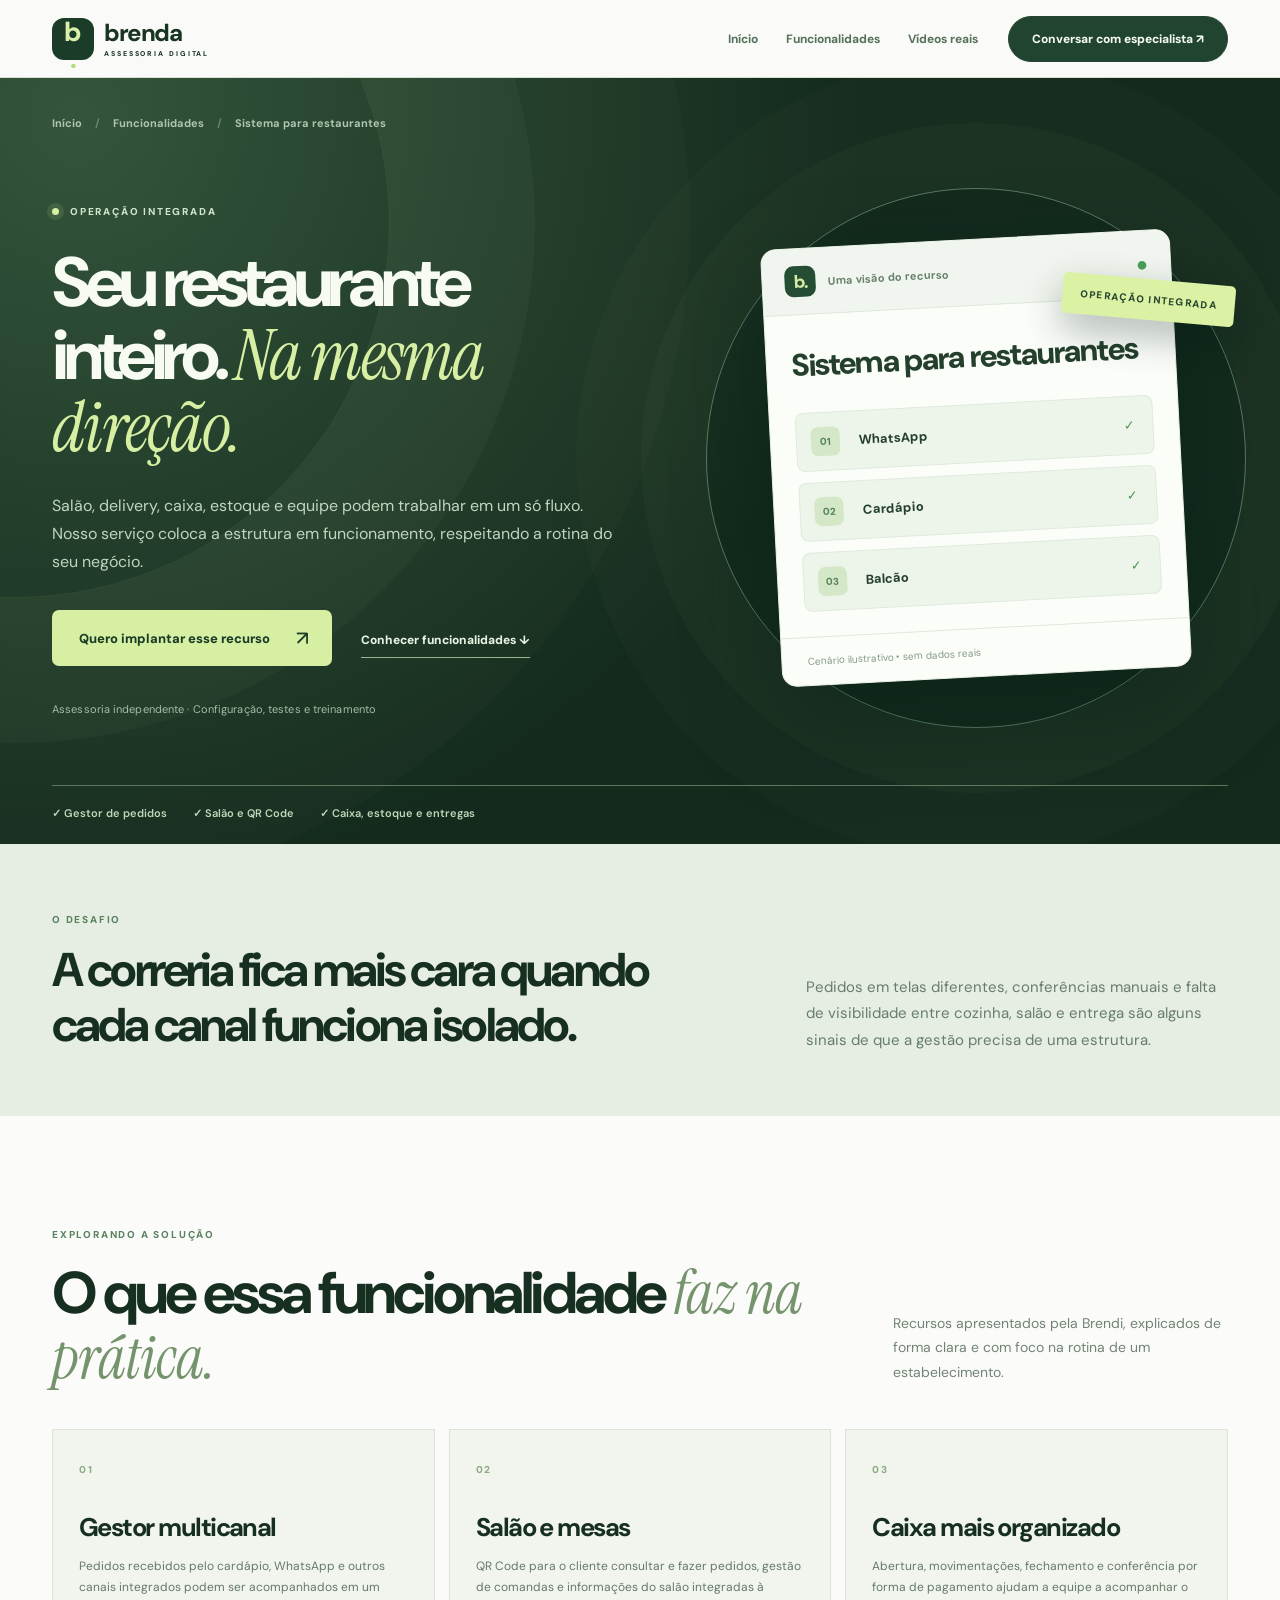
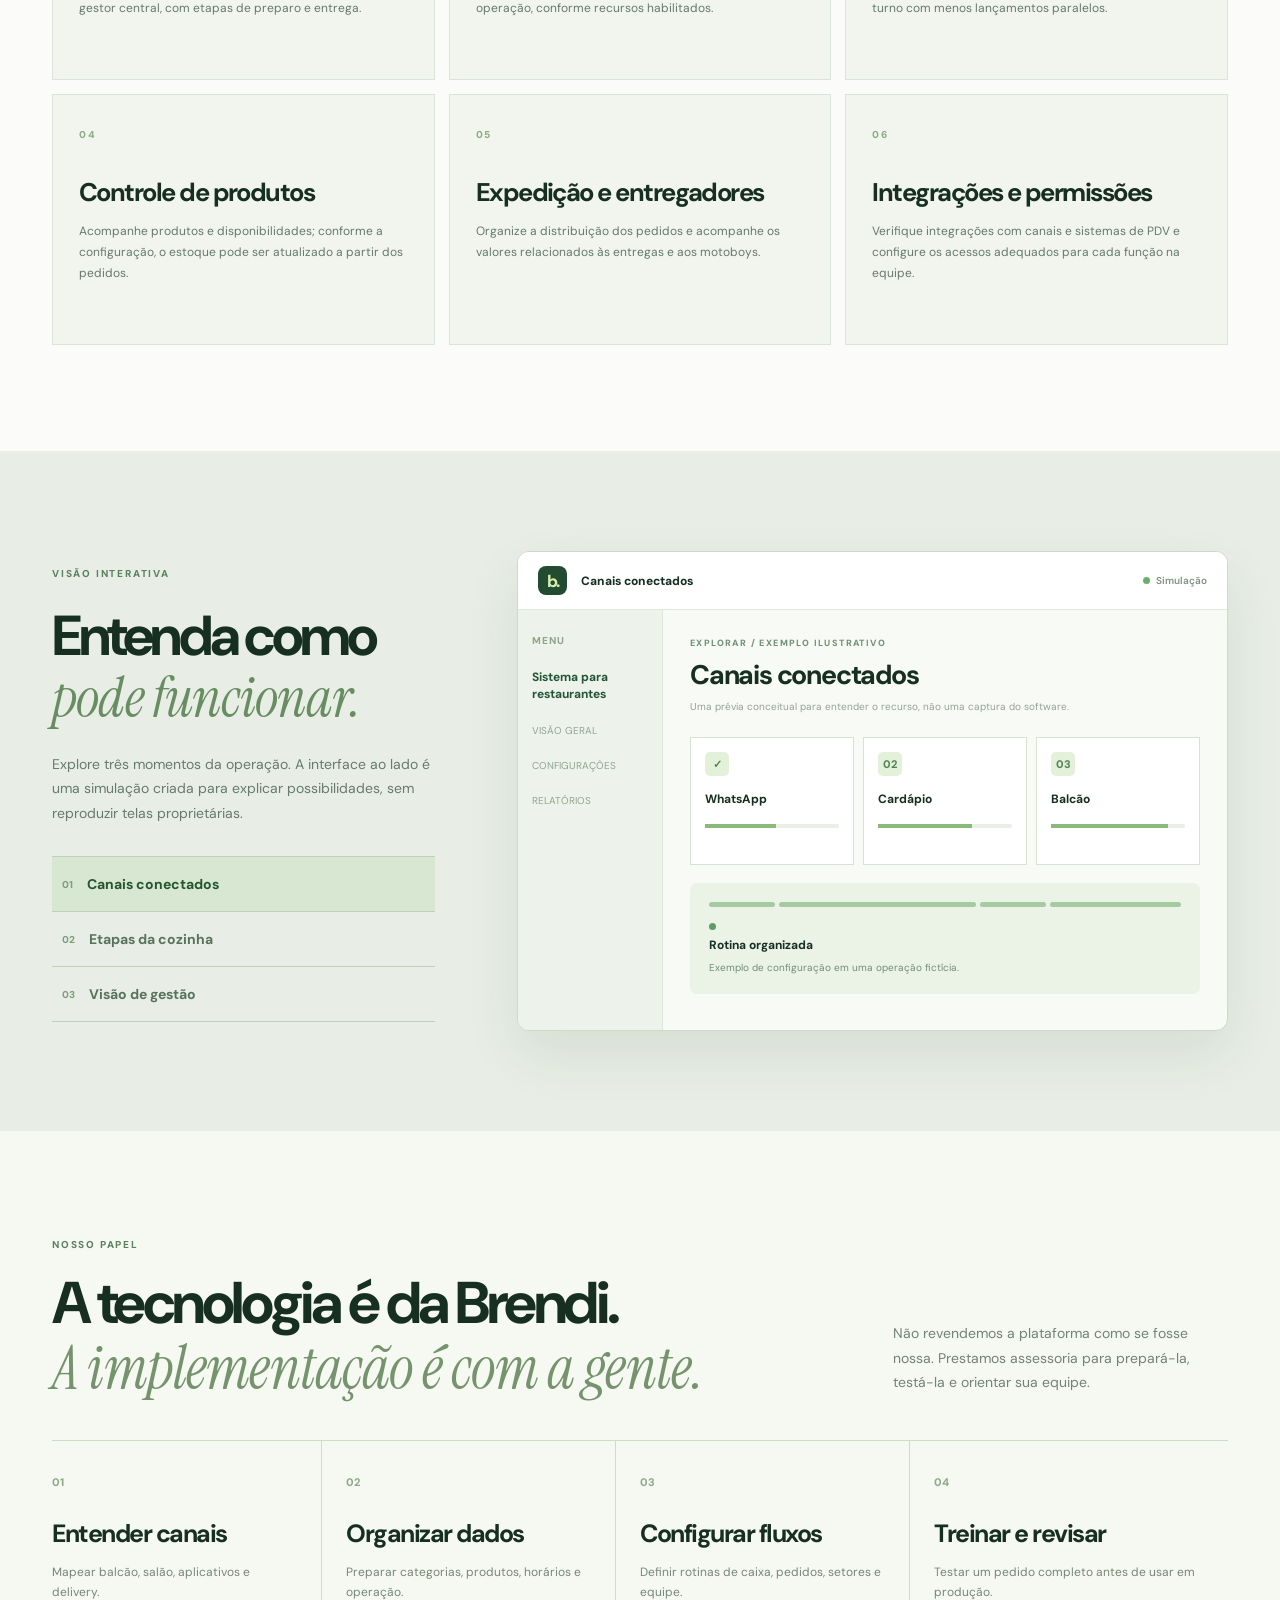
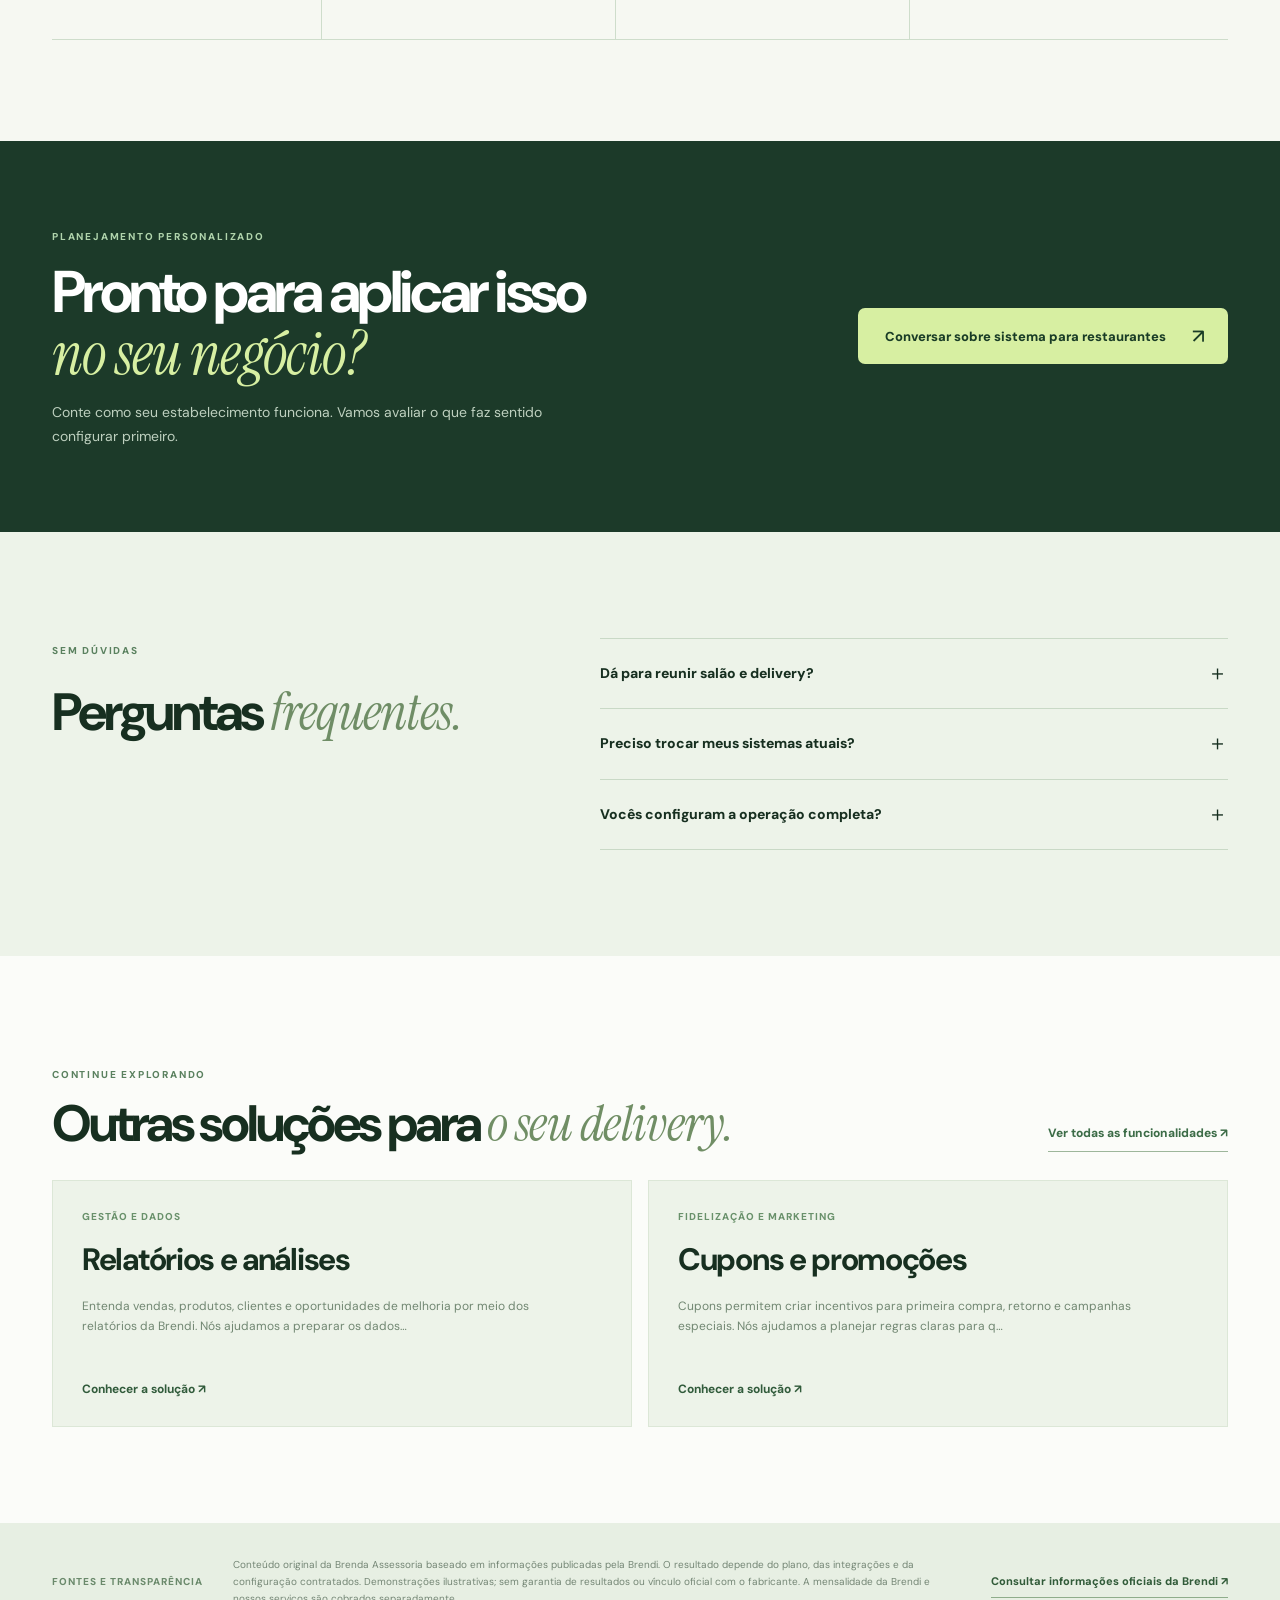
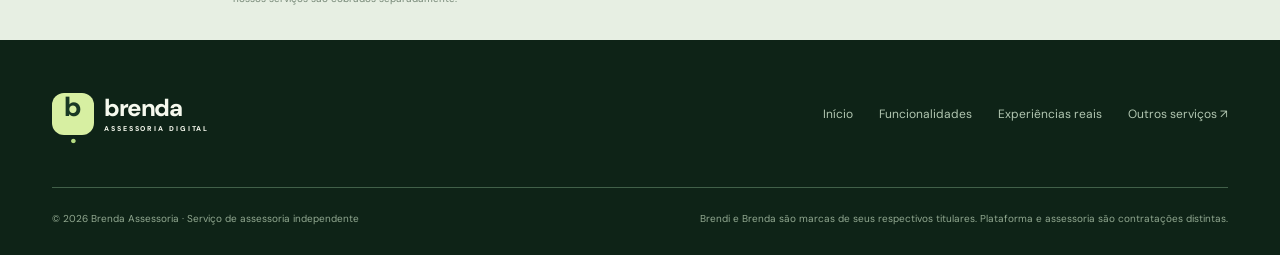
<file: funcionalidades/sistema-para-restaurantes/index.html>
<!doctype html><html lang="pt-BR"><head><meta charset="utf-8"><meta name="viewport" content="width=device-width,initial-scale=1"><meta name="theme-color" content="#14271d"><meta name="description" content="Salão, delivery, caixa, estoque e equipe podem trabalhar em um só fluxo. Nosso serviço coloca a estrutura em funcionamento, respeitando a rotina do seu negócio."><meta property="og:type" content="website"><meta property="og:title" content="Sistema para restaurantes | Brenda Assessoria"><meta property="og:description" content="Salão, delivery, caixa, estoque e equipe podem trabalhar em um só fluxo. Nosso serviço coloca a estrutura em funcionamento, respeitando a rotina do seu negócio."><meta property="og:image" content="https://lpbrendaacessoria.vercel.app/og-image.svg"><link rel="canonical" href="https://lpbrendaacessoria.vercel.app/funcionalidades/sistema-para-restaurantes/"><link rel="icon" href="/favicon.svg" type="image/svg+xml"><link rel="preconnect" href="https://fonts.googleapis.com"><link rel="preconnect" href="https://fonts.gstatic.com" crossorigin><link href="https://fonts.googleapis.com/css2?family=DM+Sans:wght@400;500;600;700;800&family=Instrument+Serif:ital@0;1&display=swap" rel="stylesheet"><link rel="stylesheet" href="/feature-pages.css"><script src="/feature-pages.js" defer></script><title>Sistema para restaurantes — Brenda Assessoria</title></head><body class="fp-page" data-page="sistema-para-restaurantes">
 <a class="fp-skip" href="#fp-main">Pular para conteúdo</a><header class="fp-header" id="header"><div class="fp-container fp-header-row"><a class="fp-logo" href="/" aria-label="Brenda Assessoria, voltar para a página inicial"><span class="fp-logo-mark">b<span>.</span></span><span class="fp-logo-word">brenda<small>ASSESSORIA DIGITAL</small></span></a><nav class="fp-topnav" aria-label="Navegação principal"><a href="/">Início</a><a href="/funcionalidades/" >Funcionalidades</a><a href="/#provas">Vídeos reais</a></nav><a class="fp-nav-cta" href="https://wa.me/5511920626850?text=Ol%C3%A1!%20Gostaria%20de%20conversar%20sobre%20a%20implanta%C3%A7%C3%A3o%20do%20recurso%20Sistema%20para%20restaurantes%20da%20Brendi%20no%20meu%20estabelecimento.%20Podemos%20fazer%20um%20diagn%C3%B3stico%3F" target="_blank" rel="noopener noreferrer">Conversar com especialista ↗</a><button class="fp-menu-trigger" type="button" id="fp-menu-trigger" aria-label="Abrir menu" aria-expanded="false" aria-controls="fp-mobile-nav"><span></span><span></span></button></div><nav class="fp-mobile-nav" id="fp-mobile-nav" hidden aria-label="Menu de funcionalidades"><a href="/">Página inicial ↗</a><a href="/funcionalidades/">Todas as funcionalidades ↗</a><a href="/#provas">Vídeos e demonstrações ↗</a><a href="/funcionalidades/sistema-para-restaurantes/" aria-current="page"><span>01</span>Sistema para restaurantes</a><a href="/funcionalidades/relatorios/" ><span>02</span>Relatórios e análises</a><a href="/funcionalidades/cupom/" ><span>03</span>Cupons e promoções</a><a href="/funcionalidades/programa-de-fidelidade/" ><span>04</span>Programa de fidelidade</a><a href="/funcionalidades/recuperador-de-clientes/" ><span>05</span>Recuperação de clientes</a><a href="/funcionalidades/disparos/" ><span>06</span>Campanhas por WhatsApp</a><a href="/funcionalidades/trafego-pago/" ><span>07</span>Tráfego pago com IA</a><a href="/funcionalidades/cardapio-digital/" ><span>08</span>Cardápio digital</a><a href="/funcionalidades/atendimento-virtual/" ><span>09</span>Atendimento com IA Brenda</a><a class="fp-mobile-contact" href="https://wa.me/5511920626850?text=Ol%C3%A1!%20Gostaria%20de%20conversar%20sobre%20a%20implanta%C3%A7%C3%A3o%20do%20recurso%20Sistema%20para%20restaurantes%20da%20Brendi%20no%20meu%20estabelecimento.%20Podemos%20fazer%20um%20diagn%C3%B3stico%3F" target="_blank" rel="noopener noreferrer">Solicitar diagnóstico ↗</a></nav></header>
 <main id="fp-main">
 <section class="fp-hero fp-hero-gestao">
  <div class="fp-container"><div class="fp-breadcrumb"><a href="/">Início</a><span>/</span><a href="/funcionalidades/">Funcionalidades</a><span>/</span><strong>Sistema para restaurantes</strong></div>
  <div class="fp-hero-grid"><div class="fp-hero-copy"><span class="fp-eyebrow"><i></i>OPERAÇÃO INTEGRADA</span><h1>Seu restaurante inteiro. <em>Na mesma direção.</em></h1><p>Salão, delivery, caixa, estoque e equipe podem trabalhar em um só fluxo. Nosso serviço coloca a estrutura em funcionamento, respeitando a rotina do seu negócio.</p>
  <div class="fp-hero-actions"><a class="fp-button fp-button-lime" href="https://wa.me/5511920626850?text=Ol%C3%A1!%20Gostaria%20de%20conversar%20sobre%20a%20implanta%C3%A7%C3%A3o%20do%20recurso%20Sistema%20para%20restaurantes%20da%20Brendi%20no%20meu%20estabelecimento.%20Podemos%20fazer%20um%20diagn%C3%B3stico%3F" target="_blank" rel="noopener noreferrer">Quero implantar esse recurso <span>↗</span></a><a class="fp-inline-link" href="#recursos">Conhecer funcionalidades ↓</a></div><div class="fp-hero-note">Assessoria independente · Configuração, testes e treinamento</div></div>
  <div class="fp-hero-art" aria-label="Prévia ilustrativa do recurso"><span class="fp-art-ring"></span><div class="fp-art-panel"><div class="fp-art-header"><span class="fp-art-brand">b.</span><span>Uma visão do recurso</span><span class="fp-art-signal">●</span></div><div class="fp-art-name">Sistema para restaurantes</div><div class="fp-art-list"><div><span class="fp-art-icon">01</span><strong>WhatsApp</strong><span>✓</span></div><div><span class="fp-art-icon">02</span><strong>Cardápio</strong><span>✓</span></div><div><span class="fp-art-icon">03</span><strong>Balcão</strong><span>✓</span></div></div><div class="fp-art-caption">Cenário ilustrativo • sem dados reais</div></div><span class="fp-art-floating">OPERAÇÃO INTEGRADA</span></div></div>
  <div class="fp-hero-chips"><span>✓ Gestor de pedidos</span><span>✓ Salão e QR Code</span><span>✓ Caixa, estoque e entregas</span></div></div>
 </section>
 <section class="fp-problem"><div class="fp-container fp-problem-grid"><div><span class="fp-section-label">O DESAFIO</span><h2>A correria fica mais cara quando cada canal funciona isolado.</h2></div><p>Pedidos em telas diferentes, conferências manuais e falta de visibilidade entre cozinha, salão e entrega são alguns sinais de que a gestão precisa de uma estrutura.</p></div></section>
 <section class="fp-features" id="recursos"><div class="fp-container"><div class="fp-section-heading"><div><span class="fp-section-label">EXPLORANDO A SOLUÇÃO</span><h2>O que essa funcionalidade <em>faz na prática.</em></h2></div><p>Recursos apresentados pela Brendi, explicados de forma clara e com foco na rotina de um estabelecimento.</p></div><div class="fp-features-grid"><article class="fp-feature-card"><span class="fp-feature-no">01</span><h3>Gestor multicanal</h3><p>Pedidos recebidos pelo cardápio, WhatsApp e outros canais integrados podem ser acompanhados em um gestor central, com etapas de preparo e entrega.</p></article><article class="fp-feature-card"><span class="fp-feature-no">02</span><h3>Salão e mesas</h3><p>QR Code para o cliente consultar e fazer pedidos, gestão de comandas e informações do salão integradas à operação, conforme recursos habilitados.</p></article><article class="fp-feature-card"><span class="fp-feature-no">03</span><h3>Caixa mais organizado</h3><p>Abertura, movimentações, fechamento e conferência por forma de pagamento ajudam a equipe a acompanhar o turno com menos lançamentos paralelos.</p></article><article class="fp-feature-card"><span class="fp-feature-no">04</span><h3>Controle de produtos</h3><p>Acompanhe produtos e disponibilidades; conforme a configuração, o estoque pode ser atualizado a partir dos pedidos.</p></article><article class="fp-feature-card"><span class="fp-feature-no">05</span><h3>Expedição e entregadores</h3><p>Organize a distribuição dos pedidos e acompanhe os valores relacionados às entregas e aos motoboys.</p></article><article class="fp-feature-card"><span class="fp-feature-no">06</span><h3>Integrações e permissões</h3><p>Verifique integrações com canais e sistemas de PDV e configure os acessos adequados para cada função na equipe.</p></article></div></div></section>
 <section class="fp-demonstration" id="demonstracao"><div class="fp-container fp-demo-grid"><div class="fp-demo-intro"><span class="fp-section-label">VISÃO INTERATIVA</span><h2>Entenda como <em>pode funcionar.</em></h2><p>Explore três momentos da operação. A interface ao lado é uma simulação criada para explicar possibilidades, sem reproduzir telas proprietárias.</p><div class="fp-demo-tabs" role="group" aria-label="Momentos da operação"><button type="button" data-demo-target="0" aria-pressed="true" class="is-active"><span>01</span>Canais conectados</button><button type="button" data-demo-target="1" aria-pressed="false" class=""><span>02</span>Etapas da cozinha</button><button type="button" data-demo-target="2" aria-pressed="false" class=""><span>03</span>Visão de gestão</button></div></div><div class="fp-demo-stage"><div class="fp-demo-pane" data-demo-index="0" ><div class="fp-app-top"><span class="fp-app-logo">b.</span><span>Canais conectados</span><span class="fp-app-top-status"><i></i> Simulação</span></div>
 <div class="fp-app-body">
 <aside class="fp-app-sidebar"><span>MENU</span><b>Sistema para restaurantes</b><span>VISÃO GERAL</span><span>CONFIGURAÇÕES</span><span>RELATÓRIOS</span></aside>
 <div class="fp-app-main"><div class="fp-app-main-head"><small>EXPLORAR / EXEMPLO ILUSTRATIVO</small><strong>Canais conectados</strong><span>Uma prévia conceitual para entender o recurso, não uma captura do software.</span></div>
 <div class="fp-app-boxes"><div class="fp-app-box"><span class="fp-app-badge">✓</span><strong>WhatsApp</strong><span class="fp-app-bar"><i style="width:53%"></i></span></div><div class="fp-app-box"><span class="fp-app-badge">02</span><strong>Cardápio</strong><span class="fp-app-bar"><i style="width:70%"></i></span></div><div class="fp-app-box"><span class="fp-app-badge">03</span><strong>Balcão</strong><span class="fp-app-bar"><i style="width:87%"></i></span></div></div>
 <div class="fp-app-detail"><div class="fp-app-detail-ruler"><span></span><span></span><span></span><span></span></div><span class="fp-app-detail-dot"></span><strong>Rotina organizada</strong><small>Exemplo de configuração em uma operação fictícia.</small></div>
 </div></div></div><div class="fp-demo-pane" data-demo-index="1" hidden><div class="fp-app-top"><span class="fp-app-logo">b.</span><span>Etapas da cozinha</span><span class="fp-app-top-status"><i></i> Simulação</span></div>
 <div class="fp-app-body">
 <aside class="fp-app-sidebar"><span>MENU</span><b>Sistema para restaurantes</b><span>VISÃO GERAL</span><span>CONFIGURAÇÕES</span><span>RELATÓRIOS</span></aside>
 <div class="fp-app-main"><div class="fp-app-main-head"><small>CONFIGURAR / EXEMPLO ILUSTRATIVO</small><strong>Etapas da cozinha</strong><span>Uma prévia conceitual para entender o recurso, não uma captura do software.</span></div>
 <div class="fp-app-boxes"><div class="fp-app-box"><span class="fp-app-badge">✓</span><strong>Em análise</strong><span class="fp-app-bar"><i style="width:53%"></i></span></div><div class="fp-app-box"><span class="fp-app-badge">02</span><strong>Em preparo</strong><span class="fp-app-bar"><i style="width:70%"></i></span></div><div class="fp-app-box"><span class="fp-app-badge">03</span><strong>Pronto</strong><span class="fp-app-bar"><i style="width:87%"></i></span></div></div>
 <div class="fp-app-detail"><div class="fp-app-detail-ruler"><span></span><span></span><span></span><span></span></div><span class="fp-app-detail-dot"></span><strong>Rotina organizada</strong><small>Exemplo de configuração em uma operação fictícia.</small></div>
 </div></div></div><div class="fp-demo-pane" data-demo-index="2" hidden><div class="fp-app-top"><span class="fp-app-logo">b.</span><span>Visão de gestão</span><span class="fp-app-top-status"><i></i> Simulação</span></div>
 <div class="fp-app-body">
 <aside class="fp-app-sidebar"><span>MENU</span><b>Sistema para restaurantes</b><span>VISÃO GERAL</span><span>CONFIGURAÇÕES</span><span>RELATÓRIOS</span></aside>
 <div class="fp-app-main"><div class="fp-app-main-head"><small>ACOMPANHAR / EXEMPLO ILUSTRATIVO</small><strong>Visão de gestão</strong><span>Uma prévia conceitual para entender o recurso, não uma captura do software.</span></div>
 <div class="fp-app-boxes"><div class="fp-app-box"><span class="fp-app-badge">✓</span><strong>Pedido</strong><span class="fp-app-bar"><i style="width:53%"></i></span></div><div class="fp-app-box"><span class="fp-app-badge">02</span><strong>Caixa</strong><span class="fp-app-bar"><i style="width:70%"></i></span></div><div class="fp-app-box"><span class="fp-app-badge">03</span><strong>Entrega</strong><span class="fp-app-bar"><i style="width:87%"></i></span></div></div>
 <div class="fp-app-detail"><div class="fp-app-detail-ruler"><span></span><span></span><span></span><span></span></div><span class="fp-app-detail-dot"></span><strong>Rotina organizada</strong><small>Exemplo de configuração em uma operação fictícia.</small></div>
 </div></div></div></div></div></section>
 <section class="fp-implementation" id="implantacao"><div class="fp-container"><div class="fp-section-heading"><div><span class="fp-section-label">NOSSO PAPEL</span><h2>A tecnologia é da Brendi.<br><em>A implementação é com a gente.</em></h2></div><p>Não revendemos a plataforma como se fosse nossa. Prestamos assessoria para prepará-la, testá-la e orientar sua equipe.</p></div><div class="fp-implementation-grid"><article><span>01</span><h3>Entender canais</h3><p>Mapear balcão, salão, aplicativos e delivery.</p></article><article><span>02</span><h3>Organizar dados</h3><p>Preparar categorias, produtos, horários e operação.</p></article><article><span>03</span><h3>Configurar fluxos</h3><p>Definir rotinas de caixa, pedidos, setores e equipe.</p></article><article><span>04</span><h3>Treinar e revisar</h3><p>Testar um pedido completo antes de usar em produção.</p></article></div></div></section>
 <section class="fp-pitch"><div class="fp-container fp-pitch-row"><div><span class="fp-section-label">PLANEJAMENTO PERSONALIZADO</span><h2>Pronto para aplicar isso<br><em>no seu negócio?</em></h2><p>Conte como seu estabelecimento funciona. Vamos avaliar o que faz sentido configurar primeiro.</p></div><a class="fp-button fp-button-lime" href="https://wa.me/5511920626850?text=Ol%C3%A1!%20Gostaria%20de%20conversar%20sobre%20a%20implanta%C3%A7%C3%A3o%20do%20recurso%20Sistema%20para%20restaurantes%20da%20Brendi%20no%20meu%20estabelecimento.%20Podemos%20fazer%20um%20diagn%C3%B3stico%3F" target="_blank" rel="noopener noreferrer">Conversar sobre sistema para restaurantes <span>↗</span></a></div></section>
 <section class="fp-faq"><div class="fp-container fp-faq-grid"><div><span class="fp-section-label">SEM DÚVIDAS</span><h2>Perguntas <em>frequentes.</em></h2></div><div class="fp-faq-list"><details><summary>Dá para reunir salão e delivery?<span>＋</span></summary><p>A Brendi apresenta um gestor que reúne o atendimento do salão e pedidos de canais digitais. A disponibilidade de cada integração deve ser confirmada para o seu cenário.</p></details><details><summary>Preciso trocar meus sistemas atuais?<span>＋</span></summary><p>Não necessariamente. Primeiro avaliamos os sistemas já usados e as integrações disponíveis antes de definir a implantação.</p></details><details><summary>Vocês configuram a operação completa?<span>＋</span></summary><p>Podemos estruturar o escopo de configuração, testes e treinamento conforme a necessidade e o contrato de assessoria.</p></details></div></div></section>
 <section class="fp-related"><div class="fp-container"><div class="fp-related-title"><div><span class="fp-section-label">CONTINUE EXPLORANDO</span><h2>Outras soluções para <em>o seu delivery.</em></h2></div><a href="/funcionalidades/">Ver todas as funcionalidades ↗</a></div><div class="fp-related-grid"><a href="/funcionalidades/relatorios/" class="fp-related-card"><span>GESTÃO E DADOS</span><strong>Relatórios e análises</strong><p>Entenda vendas, produtos, clientes e oportunidades de melhoria por meio dos relatórios da Brendi. Nós ajudamos a preparar os dados…</p><b>Conhecer a solução ↗</b></a><a href="/funcionalidades/cupom/" class="fp-related-card"><span>FIDELIZAÇÃO E MARKETING</span><strong>Cupons e promoções</strong><p>Cupons permitem criar incentivos para primeira compra, retorno e campanhas especiais. Nós ajudamos a planejar regras claras para q…</p><b>Conhecer a solução ↗</b></a></div></div></section>
 <section class="fp-source"><div class="fp-container"><span>FONTES E TRANSPARÊNCIA</span><p>Conteúdo original da Brenda Assessoria baseado em informações publicadas pela Brendi. O resultado depende do plano, das integrações e da configuração contratados. Demonstrações ilustrativas; sem garantia de resultados ou vínculo oficial com o fabricante. A mensalidade da Brendi e nossos serviços são cobrados separadamente.</p><a href="https://brendi.com.br/sistema-para-restaurantes" target="_blank" rel="noopener noreferrer">Consultar informações oficiais da Brendi ↗</a></div></section>
 </main><footer class="fp-footer"><div class="fp-container"><div class="fp-footer-upper"><a class="fp-logo" href="/" aria-label="Brenda Assessoria, voltar para a página inicial"><span class="fp-logo-mark">b<span>.</span></span><span class="fp-logo-word">brenda<small>ASSESSORIA DIGITAL</small></span></a><div><a href="/">Início</a><a href="/funcionalidades/">Funcionalidades</a><a href="/#provas">Experiências reais</a><a href="https://seeven-lp.vercel.app" target="_blank" rel="noopener noreferrer">Outros serviços ↗</a></div></div><div class="fp-footer-bottom"><span>© 2026 Brenda Assessoria · Serviço de assessoria independente</span><span>Brendi e Brenda são marcas de seus respectivos titulares. Plataforma e assessoria são contratações distintas.</span></div></div></footer><div class="fp-mobile-cta" id="fp-mobile-cta"><a href="https://wa.me/5511920626850?text=Ol%C3%A1!%20Gostaria%20de%20conversar%20sobre%20a%20implanta%C3%A7%C3%A3o%20do%20recurso%20Sistema%20para%20restaurantes%20da%20Brendi%20no%20meu%20estabelecimento.%20Podemos%20fazer%20um%20diagn%C3%B3stico%3F" target="_blank" rel="noopener noreferrer">Solicitar diagnóstico ↗</a></div></body></html>
</file>
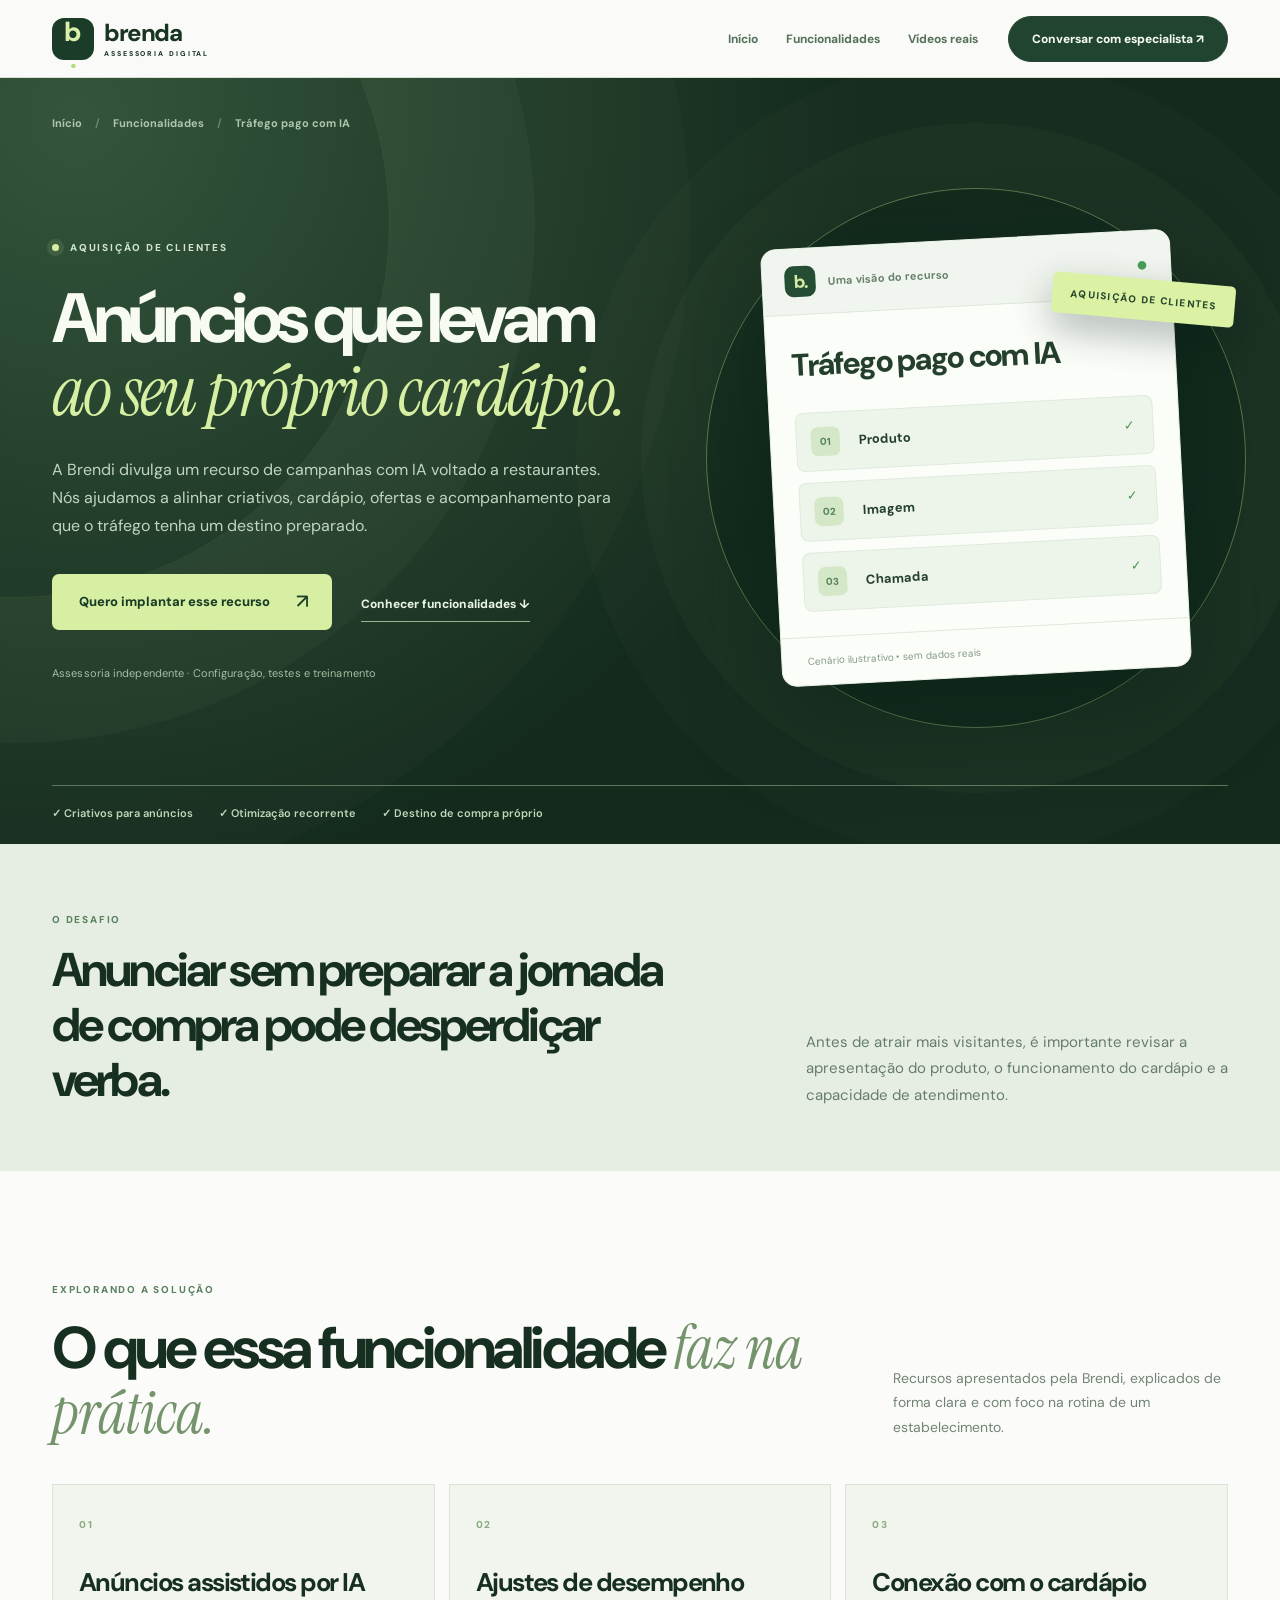
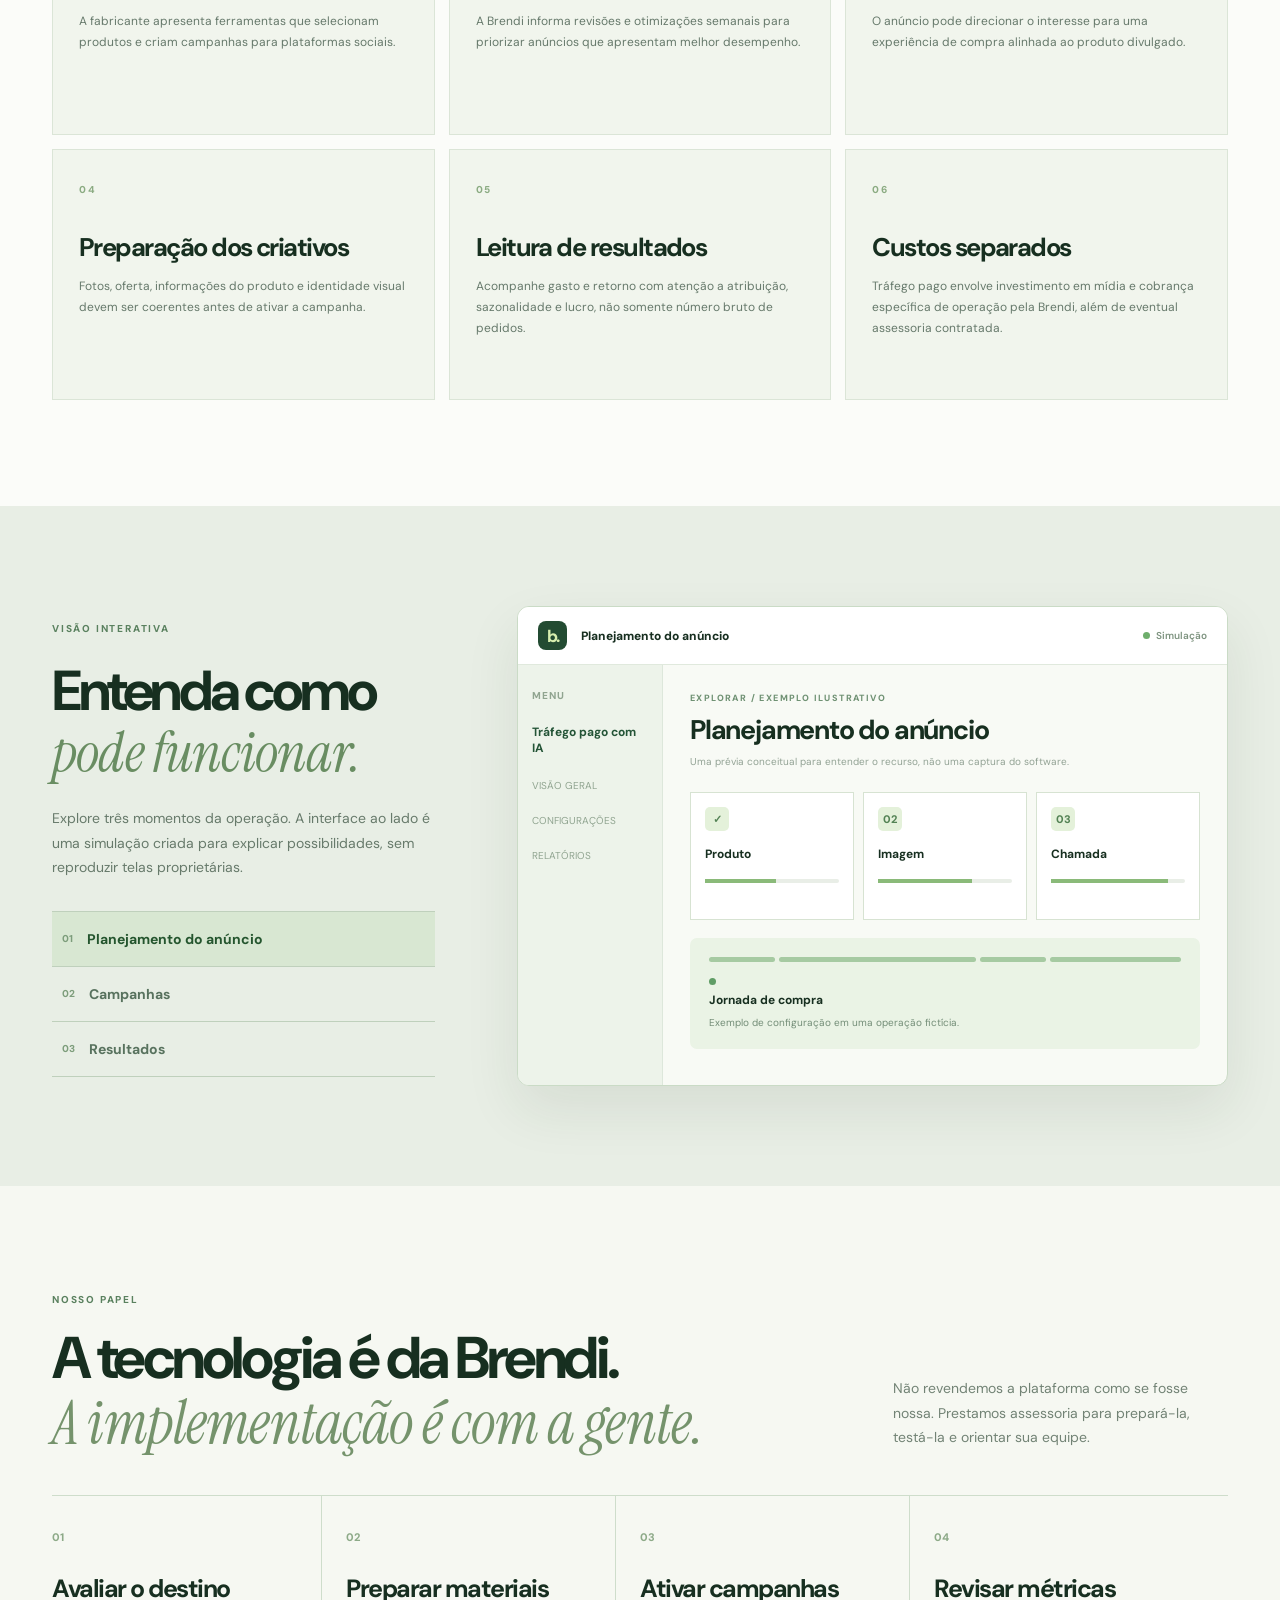
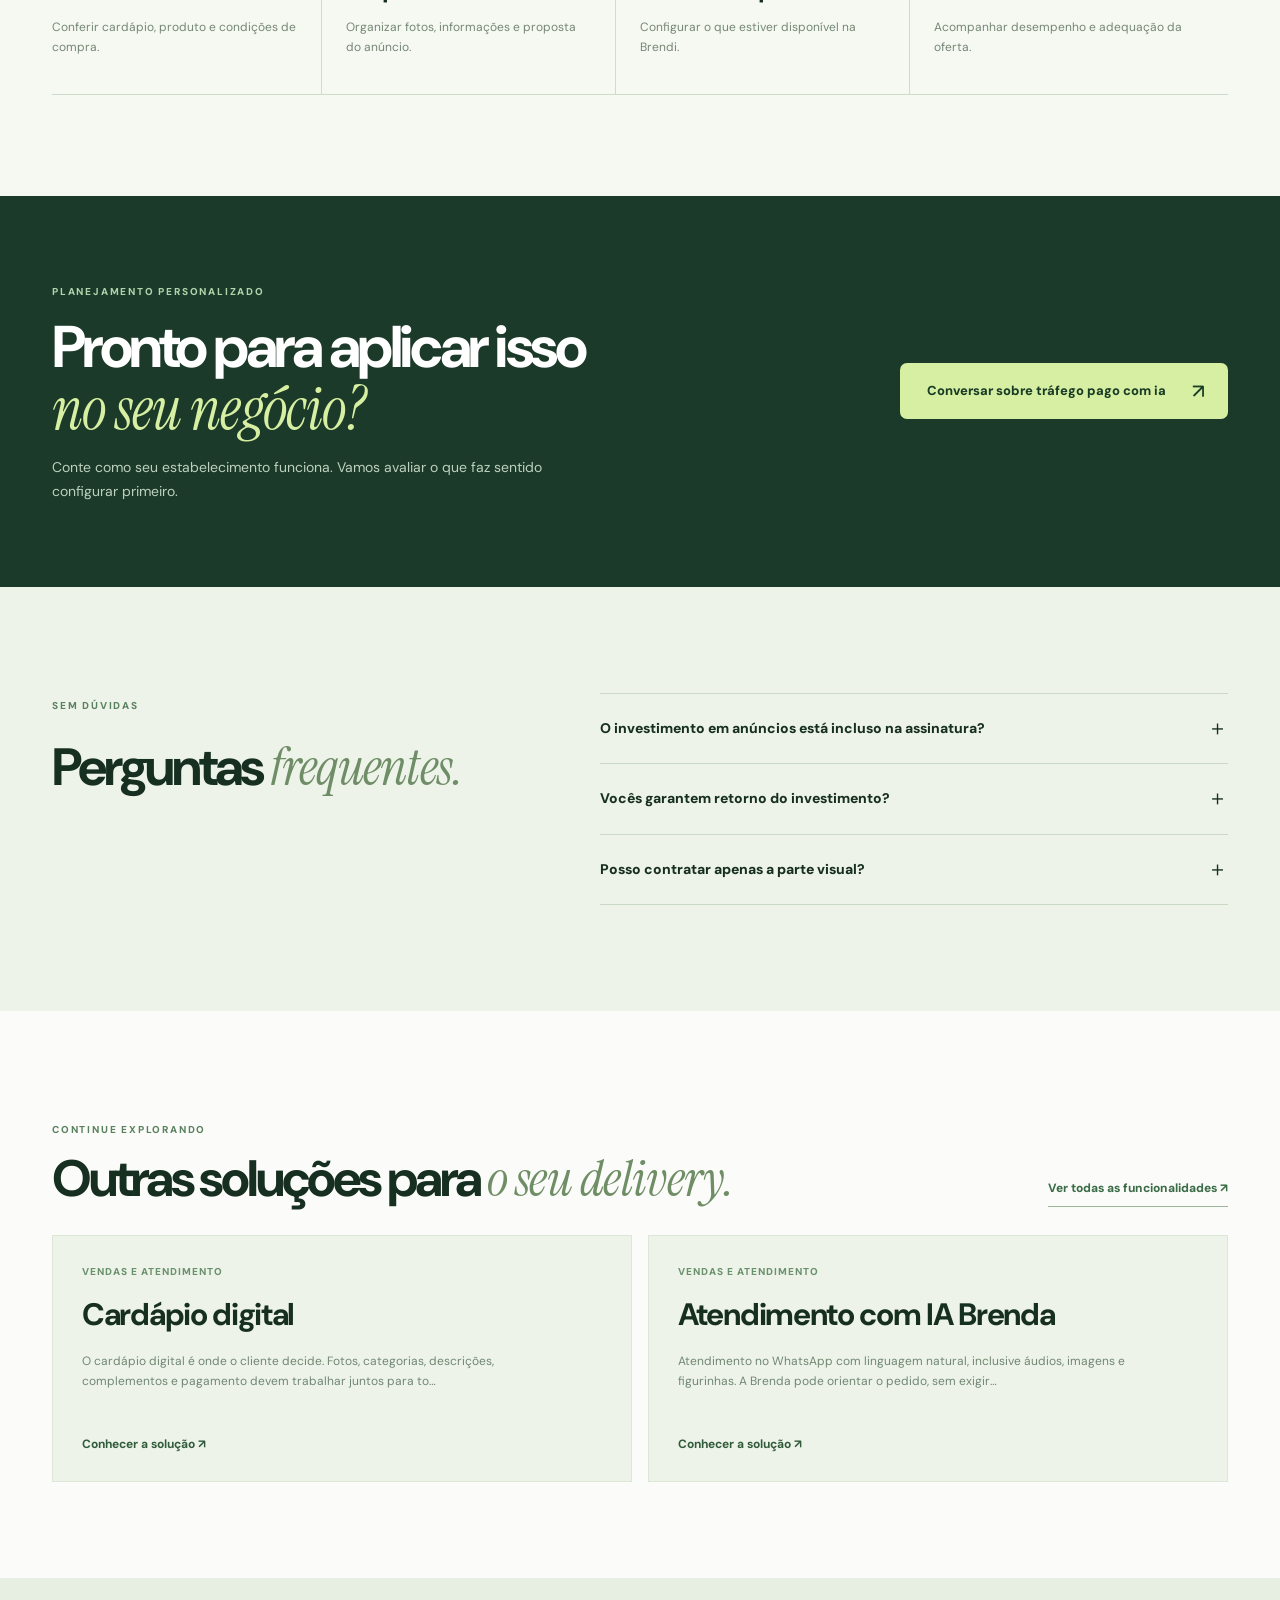
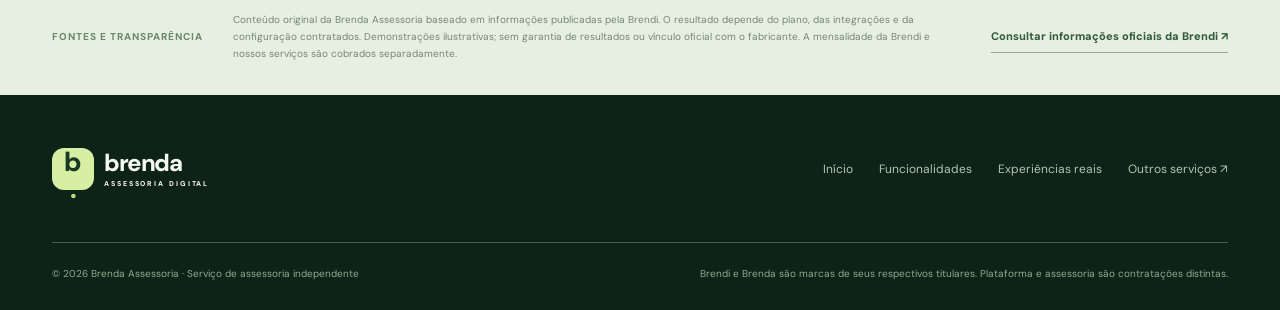
<file: funcionalidades/trafego-pago/index.html>
<!doctype html><html lang="pt-BR"><head><meta charset="utf-8"><meta name="viewport" content="width=device-width,initial-scale=1"><meta name="theme-color" content="#14271d"><meta name="description" content="A Brendi divulga um recurso de campanhas com IA voltado a restaurantes. Nós ajudamos a alinhar criativos, cardápio, ofertas e acompanhamento para que o tráfego tenha um destino preparado."><meta property="og:type" content="website"><meta property="og:title" content="Tráfego pago com IA | Brenda Assessoria"><meta property="og:description" content="A Brendi divulga um recurso de campanhas com IA voltado a restaurantes. Nós ajudamos a alinhar criativos, cardápio, ofertas e acompanhamento para que o tráfego tenha um destino preparado."><meta property="og:image" content="https://lpbrendaacessoria.vercel.app/og-image.svg"><link rel="canonical" href="https://lpbrendaacessoria.vercel.app/funcionalidades/trafego-pago/"><link rel="icon" href="/favicon.svg" type="image/svg+xml"><link rel="preconnect" href="https://fonts.googleapis.com"><link rel="preconnect" href="https://fonts.gstatic.com" crossorigin><link href="https://fonts.googleapis.com/css2?family=DM+Sans:wght@400;500;600;700;800&family=Instrument+Serif:ital@0;1&display=swap" rel="stylesheet"><link rel="stylesheet" href="/feature-pages.css"><script src="/feature-pages.js" defer></script><title>Tráfego pago com IA — Brenda Assessoria</title></head><body class="fp-page" data-page="trafego-pago">
 <a class="fp-skip" href="#fp-main">Pular para conteúdo</a><header class="fp-header" id="header"><div class="fp-container fp-header-row"><a class="fp-logo" href="/" aria-label="Brenda Assessoria, voltar para a página inicial"><span class="fp-logo-mark">b<span>.</span></span><span class="fp-logo-word">brenda<small>ASSESSORIA DIGITAL</small></span></a><nav class="fp-topnav" aria-label="Navegação principal"><a href="/">Início</a><a href="/funcionalidades/" >Funcionalidades</a><a href="/#provas">Vídeos reais</a></nav><a class="fp-nav-cta" href="https://wa.me/5511920626850?text=Ol%C3%A1!%20Gostaria%20de%20conversar%20sobre%20a%20implanta%C3%A7%C3%A3o%20do%20recurso%20Tr%C3%A1fego%20pago%20com%20IA%20da%20Brendi%20no%20meu%20estabelecimento.%20Podemos%20fazer%20um%20diagn%C3%B3stico%3F" target="_blank" rel="noopener noreferrer">Conversar com especialista ↗</a><button class="fp-menu-trigger" type="button" id="fp-menu-trigger" aria-label="Abrir menu" aria-expanded="false" aria-controls="fp-mobile-nav"><span></span><span></span></button></div><nav class="fp-mobile-nav" id="fp-mobile-nav" hidden aria-label="Menu de funcionalidades"><a href="/">Página inicial ↗</a><a href="/funcionalidades/">Todas as funcionalidades ↗</a><a href="/#provas">Vídeos e demonstrações ↗</a><a href="/funcionalidades/sistema-para-restaurantes/" ><span>01</span>Sistema para restaurantes</a><a href="/funcionalidades/relatorios/" ><span>02</span>Relatórios e análises</a><a href="/funcionalidades/cupom/" ><span>03</span>Cupons e promoções</a><a href="/funcionalidades/programa-de-fidelidade/" ><span>04</span>Programa de fidelidade</a><a href="/funcionalidades/recuperador-de-clientes/" ><span>05</span>Recuperação de clientes</a><a href="/funcionalidades/disparos/" ><span>06</span>Campanhas por WhatsApp</a><a href="/funcionalidades/trafego-pago/" aria-current="page"><span>07</span>Tráfego pago com IA</a><a href="/funcionalidades/cardapio-digital/" ><span>08</span>Cardápio digital</a><a href="/funcionalidades/atendimento-virtual/" ><span>09</span>Atendimento com IA Brenda</a><a class="fp-mobile-contact" href="https://wa.me/5511920626850?text=Ol%C3%A1!%20Gostaria%20de%20conversar%20sobre%20a%20implanta%C3%A7%C3%A3o%20do%20recurso%20Tr%C3%A1fego%20pago%20com%20IA%20da%20Brendi%20no%20meu%20estabelecimento.%20Podemos%20fazer%20um%20diagn%C3%B3stico%3F" target="_blank" rel="noopener noreferrer">Solicitar diagnóstico ↗</a></nav></header>
 <main id="fp-main">
 <section class="fp-hero fp-hero-vendas">
  <div class="fp-container"><div class="fp-breadcrumb"><a href="/">Início</a><span>/</span><a href="/funcionalidades/">Funcionalidades</a><span>/</span><strong>Tráfego pago com IA</strong></div>
  <div class="fp-hero-grid"><div class="fp-hero-copy"><span class="fp-eyebrow"><i></i>AQUISIÇÃO DE CLIENTES</span><h1>Anúncios que levam <em>ao seu próprio cardápio.</em></h1><p>A Brendi divulga um recurso de campanhas com IA voltado a restaurantes. Nós ajudamos a alinhar criativos, cardápio, ofertas e acompanhamento para que o tráfego tenha um destino preparado.</p>
  <div class="fp-hero-actions"><a class="fp-button fp-button-lime" href="https://wa.me/5511920626850?text=Ol%C3%A1!%20Gostaria%20de%20conversar%20sobre%20a%20implanta%C3%A7%C3%A3o%20do%20recurso%20Tr%C3%A1fego%20pago%20com%20IA%20da%20Brendi%20no%20meu%20estabelecimento.%20Podemos%20fazer%20um%20diagn%C3%B3stico%3F" target="_blank" rel="noopener noreferrer">Quero implantar esse recurso <span>↗</span></a><a class="fp-inline-link" href="#recursos">Conhecer funcionalidades ↓</a></div><div class="fp-hero-note">Assessoria independente · Configuração, testes e treinamento</div></div>
  <div class="fp-hero-art" aria-label="Prévia ilustrativa do recurso"><span class="fp-art-ring"></span><div class="fp-art-panel"><div class="fp-art-header"><span class="fp-art-brand">b.</span><span>Uma visão do recurso</span><span class="fp-art-signal">●</span></div><div class="fp-art-name">Tráfego pago com IA</div><div class="fp-art-list"><div><span class="fp-art-icon">01</span><strong>Produto</strong><span>✓</span></div><div><span class="fp-art-icon">02</span><strong>Imagem</strong><span>✓</span></div><div><span class="fp-art-icon">03</span><strong>Chamada</strong><span>✓</span></div></div><div class="fp-art-caption">Cenário ilustrativo • sem dados reais</div></div><span class="fp-art-floating">AQUISIÇÃO DE CLIENTES</span></div></div>
  <div class="fp-hero-chips"><span>✓ Criativos para anúncios</span><span>✓ Otimização recorrente</span><span>✓ Destino de compra próprio</span></div></div>
 </section>
 <section class="fp-problem"><div class="fp-container fp-problem-grid"><div><span class="fp-section-label">O DESAFIO</span><h2>Anunciar sem preparar a jornada de compra pode desperdiçar verba.</h2></div><p>Antes de atrair mais visitantes, é importante revisar a apresentação do produto, o funcionamento do cardápio e a capacidade de atendimento.</p></div></section>
 <section class="fp-features" id="recursos"><div class="fp-container"><div class="fp-section-heading"><div><span class="fp-section-label">EXPLORANDO A SOLUÇÃO</span><h2>O que essa funcionalidade <em>faz na prática.</em></h2></div><p>Recursos apresentados pela Brendi, explicados de forma clara e com foco na rotina de um estabelecimento.</p></div><div class="fp-features-grid"><article class="fp-feature-card"><span class="fp-feature-no">01</span><h3>Anúncios assistidos por IA</h3><p>A fabricante apresenta ferramentas que selecionam produtos e criam campanhas para plataformas sociais.</p></article><article class="fp-feature-card"><span class="fp-feature-no">02</span><h3>Ajustes de desempenho</h3><p>A Brendi informa revisões e otimizações semanais para priorizar anúncios que apresentam melhor desempenho.</p></article><article class="fp-feature-card"><span class="fp-feature-no">03</span><h3>Conexão com o cardápio</h3><p>O anúncio pode direcionar o interesse para uma experiência de compra alinhada ao produto divulgado.</p></article><article class="fp-feature-card"><span class="fp-feature-no">04</span><h3>Preparação dos criativos</h3><p>Fotos, oferta, informações do produto e identidade visual devem ser coerentes antes de ativar a campanha.</p></article><article class="fp-feature-card"><span class="fp-feature-no">05</span><h3>Leitura de resultados</h3><p>Acompanhe gasto e retorno com atenção a atribuição, sazonalidade e lucro, não somente número bruto de pedidos.</p></article><article class="fp-feature-card"><span class="fp-feature-no">06</span><h3>Custos separados</h3><p>Tráfego pago envolve investimento em mídia e cobrança específica de operação pela Brendi, além de eventual assessoria contratada.</p></article></div></div></section>
 <section class="fp-demonstration" id="demonstracao"><div class="fp-container fp-demo-grid"><div class="fp-demo-intro"><span class="fp-section-label">VISÃO INTERATIVA</span><h2>Entenda como <em>pode funcionar.</em></h2><p>Explore três momentos da operação. A interface ao lado é uma simulação criada para explicar possibilidades, sem reproduzir telas proprietárias.</p><div class="fp-demo-tabs" role="group" aria-label="Momentos da operação"><button type="button" data-demo-target="0" aria-pressed="true" class="is-active"><span>01</span>Planejamento do anúncio</button><button type="button" data-demo-target="1" aria-pressed="false" class=""><span>02</span>Campanhas</button><button type="button" data-demo-target="2" aria-pressed="false" class=""><span>03</span>Resultados</button></div></div><div class="fp-demo-stage"><div class="fp-demo-pane" data-demo-index="0" ><div class="fp-app-top"><span class="fp-app-logo">b.</span><span>Planejamento do anúncio</span><span class="fp-app-top-status"><i></i> Simulação</span></div>
 <div class="fp-app-body">
 <aside class="fp-app-sidebar"><span>MENU</span><b>Tráfego pago com IA</b><span>VISÃO GERAL</span><span>CONFIGURAÇÕES</span><span>RELATÓRIOS</span></aside>
 <div class="fp-app-main"><div class="fp-app-main-head"><small>EXPLORAR / EXEMPLO ILUSTRATIVO</small><strong>Planejamento do anúncio</strong><span>Uma prévia conceitual para entender o recurso, não uma captura do software.</span></div>
 <div class="fp-app-boxes"><div class="fp-app-box"><span class="fp-app-badge">✓</span><strong>Produto</strong><span class="fp-app-bar"><i style="width:53%"></i></span></div><div class="fp-app-box"><span class="fp-app-badge">02</span><strong>Imagem</strong><span class="fp-app-bar"><i style="width:70%"></i></span></div><div class="fp-app-box"><span class="fp-app-badge">03</span><strong>Chamada</strong><span class="fp-app-bar"><i style="width:87%"></i></span></div></div>
 <div class="fp-app-detail"><div class="fp-app-detail-ruler"><span></span><span></span><span></span><span></span></div><span class="fp-app-detail-dot"></span><strong>Jornada de compra</strong><small>Exemplo de configuração em uma operação fictícia.</small></div>
 </div></div></div><div class="fp-demo-pane" data-demo-index="1" hidden><div class="fp-app-top"><span class="fp-app-logo">b.</span><span>Campanhas</span><span class="fp-app-top-status"><i></i> Simulação</span></div>
 <div class="fp-app-body">
 <aside class="fp-app-sidebar"><span>MENU</span><b>Tráfego pago com IA</b><span>VISÃO GERAL</span><span>CONFIGURAÇÕES</span><span>RELATÓRIOS</span></aside>
 <div class="fp-app-main"><div class="fp-app-main-head"><small>CONFIGURAR / EXEMPLO ILUSTRATIVO</small><strong>Campanhas</strong><span>Uma prévia conceitual para entender o recurso, não uma captura do software.</span></div>
 <div class="fp-app-boxes"><div class="fp-app-box"><span class="fp-app-badge">✓</span><strong>Anúncio ativo</strong><span class="fp-app-bar"><i style="width:53%"></i></span></div><div class="fp-app-box"><span class="fp-app-badge">02</span><strong>Verba</strong><span class="fp-app-bar"><i style="width:70%"></i></span></div><div class="fp-app-box"><span class="fp-app-badge">03</span><strong>Canal</strong><span class="fp-app-bar"><i style="width:87%"></i></span></div></div>
 <div class="fp-app-detail"><div class="fp-app-detail-ruler"><span></span><span></span><span></span><span></span></div><span class="fp-app-detail-dot"></span><strong>Jornada de compra</strong><small>Exemplo de configuração em uma operação fictícia.</small></div>
 </div></div></div><div class="fp-demo-pane" data-demo-index="2" hidden><div class="fp-app-top"><span class="fp-app-logo">b.</span><span>Resultados</span><span class="fp-app-top-status"><i></i> Simulação</span></div>
 <div class="fp-app-body">
 <aside class="fp-app-sidebar"><span>MENU</span><b>Tráfego pago com IA</b><span>VISÃO GERAL</span><span>CONFIGURAÇÕES</span><span>RELATÓRIOS</span></aside>
 <div class="fp-app-main"><div class="fp-app-main-head"><small>ACOMPANHAR / EXEMPLO ILUSTRATIVO</small><strong>Resultados</strong><span>Uma prévia conceitual para entender o recurso, não uma captura do software.</span></div>
 <div class="fp-app-boxes"><div class="fp-app-box"><span class="fp-app-badge">✓</span><strong>Investimento</strong><span class="fp-app-bar"><i style="width:53%"></i></span></div><div class="fp-app-box"><span class="fp-app-badge">02</span><strong>Vendas</strong><span class="fp-app-bar"><i style="width:70%"></i></span></div><div class="fp-app-box"><span class="fp-app-badge">03</span><strong>Análise</strong><span class="fp-app-bar"><i style="width:87%"></i></span></div></div>
 <div class="fp-app-detail"><div class="fp-app-detail-ruler"><span></span><span></span><span></span><span></span></div><span class="fp-app-detail-dot"></span><strong>Jornada de compra</strong><small>Exemplo de configuração em uma operação fictícia.</small></div>
 </div></div></div></div></div></section>
 <section class="fp-implementation" id="implantacao"><div class="fp-container"><div class="fp-section-heading"><div><span class="fp-section-label">NOSSO PAPEL</span><h2>A tecnologia é da Brendi.<br><em>A implementação é com a gente.</em></h2></div><p>Não revendemos a plataforma como se fosse nossa. Prestamos assessoria para prepará-la, testá-la e orientar sua equipe.</p></div><div class="fp-implementation-grid"><article><span>01</span><h3>Avaliar o destino</h3><p>Conferir cardápio, produto e condições de compra.</p></article><article><span>02</span><h3>Preparar materiais</h3><p>Organizar fotos, informações e proposta do anúncio.</p></article><article><span>03</span><h3>Ativar campanhas</h3><p>Configurar o que estiver disponível na Brendi.</p></article><article><span>04</span><h3>Revisar métricas</h3><p>Acompanhar desempenho e adequação da oferta.</p></article></div></div></section>
 <section class="fp-pitch"><div class="fp-container fp-pitch-row"><div><span class="fp-section-label">PLANEJAMENTO PERSONALIZADO</span><h2>Pronto para aplicar isso<br><em>no seu negócio?</em></h2><p>Conte como seu estabelecimento funciona. Vamos avaliar o que faz sentido configurar primeiro.</p></div><a class="fp-button fp-button-lime" href="https://wa.me/5511920626850?text=Ol%C3%A1!%20Gostaria%20de%20conversar%20sobre%20a%20implanta%C3%A7%C3%A3o%20do%20recurso%20Tr%C3%A1fego%20pago%20com%20IA%20da%20Brendi%20no%20meu%20estabelecimento.%20Podemos%20fazer%20um%20diagn%C3%B3stico%3F" target="_blank" rel="noopener noreferrer">Conversar sobre tráfego pago com ia <span>↗</span></a></div></section>
 <section class="fp-faq"><div class="fp-container fp-faq-grid"><div><span class="fp-section-label">SEM DÚVIDAS</span><h2>Perguntas <em>frequentes.</em></h2></div><div class="fp-faq-list"><details><summary>O investimento em anúncios está incluso na assinatura?<span>＋</span></summary><p>Não. A Brendi informa custos específicos para operação do recurso e verba de mídia. Consulte a página oficial para valores atuais.</p></details><details><summary>Vocês garantem retorno do investimento?<span>＋</span></summary><p>Não. O resultado depende de oferta, margem, público, verba, canal e execução.</p></details><details><summary>Posso contratar apenas a parte visual?<span>＋</span></summary><p>Podemos avaliar serviços específicos de fotografia, criativos e estruturação de cardápio, conforme proposta.</p></details></div></div></section>
 <section class="fp-related"><div class="fp-container"><div class="fp-related-title"><div><span class="fp-section-label">CONTINUE EXPLORANDO</span><h2>Outras soluções para <em>o seu delivery.</em></h2></div><a href="/funcionalidades/">Ver todas as funcionalidades ↗</a></div><div class="fp-related-grid"><a href="/funcionalidades/cardapio-digital/" class="fp-related-card"><span>VENDAS E ATENDIMENTO</span><strong>Cardápio digital</strong><p>O cardápio digital é onde o cliente decide. Fotos, categorias, descrições, complementos e pagamento devem trabalhar juntos para to…</p><b>Conhecer a solução ↗</b></a><a href="/funcionalidades/atendimento-virtual/" class="fp-related-card"><span>VENDAS E ATENDIMENTO</span><strong>Atendimento com IA Brenda</strong><p>Atendimento no WhatsApp com linguagem natural, inclusive áudios, imagens e figurinhas. A Brenda pode orientar o pedido, sem exigir…</p><b>Conhecer a solução ↗</b></a></div></div></section>
 <section class="fp-source"><div class="fp-container"><span>FONTES E TRANSPARÊNCIA</span><p>Conteúdo original da Brenda Assessoria baseado em informações publicadas pela Brendi. O resultado depende do plano, das integrações e da configuração contratados. Demonstrações ilustrativas; sem garantia de resultados ou vínculo oficial com o fabricante. A mensalidade da Brendi e nossos serviços são cobrados separadamente.</p><a href="https://brendi.com.br/trafego-pago" target="_blank" rel="noopener noreferrer">Consultar informações oficiais da Brendi ↗</a></div></section>
 </main><footer class="fp-footer"><div class="fp-container"><div class="fp-footer-upper"><a class="fp-logo" href="/" aria-label="Brenda Assessoria, voltar para a página inicial"><span class="fp-logo-mark">b<span>.</span></span><span class="fp-logo-word">brenda<small>ASSESSORIA DIGITAL</small></span></a><div><a href="/">Início</a><a href="/funcionalidades/">Funcionalidades</a><a href="/#provas">Experiências reais</a><a href="https://seeven-lp.vercel.app" target="_blank" rel="noopener noreferrer">Outros serviços ↗</a></div></div><div class="fp-footer-bottom"><span>© 2026 Brenda Assessoria · Serviço de assessoria independente</span><span>Brendi e Brenda são marcas de seus respectivos titulares. Plataforma e assessoria são contratações distintas.</span></div></div></footer><div class="fp-mobile-cta" id="fp-mobile-cta"><a href="https://wa.me/5511920626850?text=Ol%C3%A1!%20Gostaria%20de%20conversar%20sobre%20a%20implanta%C3%A7%C3%A3o%20do%20recurso%20Tr%C3%A1fego%20pago%20com%20IA%20da%20Brendi%20no%20meu%20estabelecimento.%20Podemos%20fazer%20um%20diagn%C3%B3stico%3F" target="_blank" rel="noopener noreferrer">Solicitar diagnóstico ↗</a></div></body></html>
</file>
<file: feature-pages.css>
/* Brenda Assessoria | Feature pages V1 — independent responsive editorial experience */
:root{--dark:#14291f;--dark2:#1a3628;--forest:#345d3e;--lime:#d7efa2;--cream:#fafbf6;--paper:#edf2e9;--line:#d8e2d3;--muted:#637a67;--text:#172f20;--font:"DM Sans",Arial,sans-serif;--serif:"Instrument Serif",Georgia,serif;font-family:var(--font);background:var(--cream);color:var(--text);scroll-behavior:smooth;scroll-padding-top:91px}
*,*:before,*:after{box-sizing:border-box}
html{overflow-x:hidden}body{margin:0;overflow-x:hidden;-webkit-font-smoothing:antialiased}
body.fp-lock-scroll{overflow:hidden}
a{color:inherit;text-decoration:none}button{font:inherit;cursor:pointer}button:disabled{cursor:default}
h1,h2,h3,h4,p{margin:0}h1,h2,h3,h4{font-weight:700;letter-spacing:-.06em}h1 em,h2 em,h3 em{font:italic 400 1em/1 var(--serif);letter-spacing:-.014em}
[hidden]{display:none!important}img{max-width:100%}
:focus-visible{outline:3px solid #88ad61;outline-offset:4px}
::selection{background:#d9eea3;color:#183423}
.fp-container{width:min(1330px,calc(100% - 104px));margin-inline:auto}
.fp-skip{position:fixed;z-index:999;top:-100px;left:12px;padding:10px 16px;background:white;color:#183826}
.fp-skip:focus{top:12px}
.fp-header{z-index:99;position:sticky;top:0;height:78px;background:#fafbf8e8;backdrop-filter:blur(16px);border-bottom:1px solid #d6e1d1}
.fp-header-row{height:100%;display:flex;align-items:center;gap:30px}
.fp-logo{display:inline-flex;align-items:center;gap:10px;flex-shrink:0}
.fp-logo-mark{display:grid;place-items:center;width:42px;height:42px;background:#1b3c29;border-radius:12px;color:#daefa9;font-size:27px;font-weight:800;line-height:1;letter-spacing:-4px;padding-right:4px}
.fp-logo-mark span{color:#b5dc82}
.fp-logo-word{font-size:24px;line-height:1;font-weight:800;letter-spacing:-1.5px;color:#193422}
.fp-logo-word small{display:block;font-size:7px;font-weight:800;letter-spacing:1.9px;margin-top:5px}
.fp-topnav{display:flex;align-items:center;gap:28px;margin-left:auto}
.fp-topnav>a{font-size:12px;font-weight:700;color:#55705a;padding:14px 0;transition:color .2s}
.fp-topnav>a:hover,.fp-topnav>a[aria-current=page]{color:#1e6b33}
.fp-nav-cta{border:1px solid #24442f;background:#20442f;color:#f5faed;display:flex;align-items:center;justify-content:center;border-radius:99px;white-space:nowrap;font-size:12px;font-weight:800;min-height:46px;padding:0 23px;transition:transform .2s,background .2s}
.fp-nav-cta:hover{background:#346743;transform:translateY(-2px)}
.fp-menu-trigger,.fp-mobile-nav{display:none}
.fp-breadcrumb{display:flex;align-items:center;flex-wrap:wrap;gap:13px;font-size:11px;color:#afc5b0;font-weight:700}
.fp-breadcrumb>a:hover{color:#e0f0c4}.fp-breadcrumb span{opacity:.45}.fp-breadcrumb strong{font-weight:700}
.fp-eyebrow,.fp-section-label{display:inline-flex;gap:11px;align-items:center;font-size:10px;letter-spacing:1.8px;font-weight:800}
.fp-eyebrow{color:#d1e5cd}
.fp-eyebrow i{width:7px;height:7px;border-radius:50%;background:#d7efa2;box-shadow:0 0 0 5px #d7efa21b}
.fp-section-label{color:#5a815f}
.fp-button{display:inline-flex;align-items:center;justify-content:space-between;gap:26px;padding:0 23px 0 27px;min-height:56px;max-width:100%;font-size:13px;font-weight:800;line-height:1.35;border-radius:7px;transition:transform .23s,background .23s,box-shadow .23s}
.fp-button span{font-size:20px;font-weight:500}
.fp-button-lime{background:#d7efa2;color:#193c26}
.fp-button:hover{transform:translateY(-3px);background:#ebfec9;box-shadow:0 15px 35px #081d171d}
.fp-inline-link{border-bottom:1px solid #94b58e;font-size:12px;color:#e8f4e2;padding:14px 0 9px;font-weight:800}
.fp-inline-link:hover{color:#d7efa2}
.fp-hero{position:relative;background:radial-gradient(circle at 6% 5%,#34553b,#132a1d 56%);color:#f8fbf2;overflow:hidden}
.fp-hero:before{content:"";width:750px;height:750px;position:absolute;border:1px solid #d6efb915;border-radius:50%;left:-360px;top:-230px;box-shadow:0 0 0 145px #deefb408,0 0 0 300px #deefb404}
.fp-hero .fp-container{position:relative;z-index:2}
.fp-hero .fp-breadcrumb{padding-top:38px}
.fp-hero-grid{display:grid;grid-template-columns:1.08fr .92fr;gap:7%;min-height:655px;align-items:center}
.fp-hero-copy{padding:62px 0 62px}
.fp-hero-copy h1{font-size:clamp(56px,5.45vw,89px);line-height:1.045;letter-spacing:-.077em;margin:27px 0 27px;max-width:720px}
.fp-hero-copy h1 em{color:#d7efa2;letter-spacing:-.025em}
.fp-hero-copy>p{font-size:16px;line-height:1.75;color:#c1d4c0;max-width:560px}
.fp-hero-actions{display:flex;flex-wrap:wrap;align-items:center;gap:29px;margin-top:34px}
.fp-hero-note{margin-top:36px;color:#a0bfa3;font-size:11px;letter-spacing:.1px}
.fp-hero-chips{display:flex;flex-wrap:wrap;gap:12px 26px;align-items:center;border-top:1px solid #5b775d;padding:20px 0 24px;color:#bfd6b9;font-size:11px;font-weight:600}
.fp-hero-art{min-height:540px;position:relative;display:grid;place-items:center;isolation:isolate}
.fp-art-ring{position:absolute;width:540px;height:540px;border-radius:50%;border:1px solid #a8cf8560;box-shadow:0 0 0 65px #e0f0af06,0 0 0 130px #e0f0af04}
.fp-art-panel{position:relative;width:min(410px,94%);background:#fbfdf9;border:1px solid #ebf3e4;border-radius:15px;overflow:hidden;color:#24402c;box-shadow:0 36px 95px #061e1366;transform:rotate(-3deg);transition:transform .4s}
.fp-art-panel:hover{transform:rotate(0deg) translateY(-7px)}
.fp-art-header{display:flex;align-items:center;gap:12px;background:#f1f5ef;border-bottom:1px solid #dfe8dc;padding:17px 22px;font-size:11px;font-weight:700;color:#68826b}
.fp-art-brand{height:31px;width:31px;display:grid;place-items:center;background:#244d33;border-radius:9px;color:#d5eba6;font-size:18px;letter-spacing:-2px;font-weight:800}
.fp-art-top-status{margin-left:auto}
.fp-art-signal{margin-left:auto;color:#4a9e58;font-size:20px}
.fp-art-name{font-size:31px;line-height:1.15;letter-spacing:-1.8px;font-weight:800;padding:33px 25px 13px}
.fp-art-list{padding:16px 25px 25px;display:flex;flex-direction:column;gap:11px}
.fp-art-list>div{display:grid;align-items:center;grid-template-columns:35px 1fr 15px;gap:13px;background:#edf4e9;padding:14px;border:1px solid #dfeadd;border-radius:8px;font-size:13px}
.fp-art-icon{width:29px;height:29px;display:grid;place-items:center;border-radius:7px;background:#d4e8c7;color:#54835a;font-size:10px;font-weight:800}
.fp-art-list strong{font-size:13px}.fp-art-list div>span:last-child{color:#4f9656}
.fp-art-caption{border-top:1px solid #dde9db;padding:17px 25px;color:#859989;font-size:10px}
.fp-art-floating{position:absolute;right:-7px;top:17%;z-index:2;background:#dbf2a5;color:#28452d;padding:14px 18px;transform:rotate(5deg);border-radius:5px;box-shadow:0 15px 38px #071d154f;font-size:10px;letter-spacing:1.3px;font-weight:800}
.fp-hero-vendas .fp-art-ring{border-color:#b8d78c70}
.fp-hero-fidelizacao .fp-art-ring{border-color:#efdfb17c}
.fp-hero-gestao .fp-art-ring{border-color:#aedcbb72}
.fp-problem{background:#e6eee3;padding:63px 0}
.fp-problem-grid{display:grid;grid-template-columns:1.15fr .75fr;align-items:end;gap:9%}
.fp-problem h2{font-size:clamp(34px,3.7vw,57px);max-width:740px;line-height:1.16;margin-top:15px}
.fp-problem p{color:#667d6b;font-size:15px;line-height:1.75;max-width:510px}
.fp-features,.fp-faq,.fp-related{padding:106px 0;background:#fbfcf9}
.fp-section-heading{display:flex;justify-content:space-between;align-items:end;gap:55px;margin-bottom:39px}
.fp-section-heading h2{font-size:clamp(48px,4.6vw,72px);line-height:1.1;max-width:790px;margin-top:18px}
.fp-section-heading h2 em{color:#75936c}
.fp-section-heading>p{font-size:14px;line-height:1.75;max-width:335px;color:#728375;margin-bottom:6px}
.fp-features-grid{display:grid;grid-template-columns:repeat(3,minmax(0,1fr));gap:14px}
.fp-feature-card{min-height:251px;padding:27px 26px;border:1px solid #dbe5d7;background:#f1f5ed;transition:background .22s,transform .22s,border-color .22s}
.fp-feature-card:hover{background:#e7f0e1;border-color:#b5cbb0;transform:translateY(-3px)}
.fp-feature-no{font-size:10px;letter-spacing:1.5px;font-weight:800;color:#8bab82}
.fp-feature-card h3{font-size:clamp(21px,2vw,29px);line-height:1.2;margin:35px 0 12px}
.fp-feature-card p{font-size:12px;line-height:1.75;color:#66796b}
.fp-demonstration{padding:100px 0;background:#e8eee5;overflow:hidden}
.fp-demo-grid{display:grid;grid-template-columns:.7fr 1.3fr;gap:7%;align-items:center}
.fp-demo-intro h2{font-size:clamp(47px,4.4vw,68px);line-height:1.1;margin:23px 0}
.fp-demo-intro h2 em{color:#698d62}
.fp-demo-intro>p{font-size:14px;line-height:1.75;color:#677a6b;max-width:380px}
.fp-demo-tabs{display:flex;flex-direction:column;margin-top:31px;border-top:1px solid #bfd0bc}
.fp-demo-tabs button{display:flex;align-items:center;gap:14px;text-align:left;background:transparent;color:#58725e;border:0;border-bottom:1px solid #bfd0bc;padding:18px 10px;font-size:14px;font-weight:700;transition:background .2s,color .2s}
.fp-demo-tabs button:hover{background:#dce9d7}
.fp-demo-tabs button.is-active{color:#24552e;background:#d8e7d2}
.fp-demo-tabs button>span{font-size:10px;font-weight:800;color:#7d9d7b}
.fp-demo-stage{min-width:0;border:1px solid #cadbc6;background:#f8faf5;border-radius:12px;overflow:hidden;box-shadow:0 23px 55px #1d362317}
.fp-demo-pane{min-height:475px}
.fp-app-top{height:58px;display:flex;gap:14px;align-items:center;padding:0 20px;border-bottom:1px solid #e0e9dd;background:white;font-size:12px;font-weight:800}
.fp-app-logo{width:29px;height:29px;border-radius:8px;background:#234b32;color:#d8efaf;display:grid;place-items:center;font-size:17px;letter-spacing:-2px}
.fp-app-top-status{margin-left:auto;color:#7d937f;font-size:10px;font-weight:600}
.fp-app-top-status i{display:inline-block;background:#6eae6c;height:7px;width:7px;border-radius:50%;margin-right:4px}
.fp-app-body{display:grid;grid-template-columns:145px 1fr;min-height:420px}
.fp-app-sidebar{display:flex;flex-direction:column;gap:22px;background:#edf3ea;padding:24px 14px;border-right:1px solid #dde7db;color:#90a490;font-size:10px}
.fp-app-sidebar b{color:#245437;font-size:12px;line-height:1.35}.fp-app-sidebar span:first-child{font-weight:800;letter-spacing:1px}
.fp-app-main{padding:27px;min-width:0}
.fp-app-main-head{display:flex;flex-direction:column;gap:8px}
.fp-app-main-head small{font-size:9px;letter-spacing:1.4px;color:#6f9173;font-weight:800}
.fp-app-main-head strong{font-size:27px;letter-spacing:-1.2px}
.fp-app-main-head>span{font-size:10px;color:#92a294}
.fp-app-boxes{display:grid;grid-template-columns:repeat(3,minmax(0,1fr));gap:9px;margin-top:24px}
.fp-app-box{display:flex;flex-direction:column;gap:16px;min-height:128px;border:1px solid #d7e3d2;background:white;padding:14px}
.fp-app-badge{height:24px;width:24px;background:#e4f1da;color:#538254;border-radius:5px;display:grid;place-items:center;font-size:11px;font-weight:800}
.fp-app-box strong{font-size:12px;line-height:1.3}
.fp-app-bar{height:4px;background:#e9eee7;border-radius:3px}
.fp-app-bar i{display:block;height:100%;background:#8aba79}
.fp-app-detail{display:flex;flex-direction:column;gap:7px;background:#eaf3e5;padding:19px;border-radius:7px;margin-top:18px}
.fp-app-detail-ruler{height:9px;display:flex;gap:4px}.fp-app-detail-ruler span{background:#a6caa2;height:5px;border-radius:4px;flex:1}.fp-app-detail-ruler span:nth-child(2){flex:3}.fp-app-detail-ruler span:nth-child(4){flex:2}
.fp-app-detail-dot{display:inline-block;width:7px;height:7px;border-radius:50%;background:#609d66;margin-top:5px}
.fp-app-detail strong{font-size:12px}.fp-app-detail small{font-size:10px;line-height:1.5;color:#738d77}
.fp-implementation{padding:101px 0;background:#f6f8f2}
.fp-implementation-grid{display:grid;grid-template-columns:repeat(4,minmax(0,1fr));gap:0;border-top:1px solid #ceddcb;border-bottom:1px solid #ceddcb}
.fp-implementation-grid article{padding:29px 25px 36px 0;border-right:1px solid #ceddcb;margin-right:24px;min-height:190px}
.fp-implementation-grid article:last-child{border-right:0;margin-right:0}
.fp-implementation-grid span{font-size:11px;font-weight:800;color:#8daa88}
.fp-implementation-grid h3{font-size:25px;margin-top:26px}
.fp-implementation-grid p{font-size:12px;color:#758775;line-height:1.7;margin-top:12px}
.fp-pitch{padding:83px 0;background:#1c3a29;color:white}
.fp-pitch-row{display:flex;align-items:center;justify-content:space-between;gap:50px}
.fp-pitch .fp-section-label{color:#b0d4ac}
.fp-pitch h2{font-size:clamp(46px,4.6vw,70px);line-height:1.06;margin:16px 0}
.fp-pitch h2 em{color:#d7efa2}
.fp-pitch p{font-size:14px;line-height:1.7;color:#bed0bf;max-width:515px}
.fp-pitch .fp-button{flex-shrink:0}
.fp-faq{background:#edf3e9}
.fp-faq-grid{display:grid;grid-template-columns:.8fr 1.2fr;gap:11%}
.fp-faq h2{font-size:clamp(40px,4.1vw,63px);margin-top:19px}
.fp-faq h2 em{color:#6f8d66}
.fp-faq-list{border-top:1px solid #c9d9c6}
.fp-faq-list details{border-bottom:1px solid #c9d9c6;padding:20px 0}
.fp-faq-list summary{list-style:none;display:flex;align-items:center;justify-content:space-between;gap:20px;cursor:pointer;font-size:14px;font-weight:800;line-height:1.4}
.fp-faq-list summary::-webkit-details-marker{display:none}
.fp-faq-list summary span{font-size:21px;font-weight:400;transition:transform .2s}
.fp-faq-list details[open] summary span{transform:rotate(45deg)}
.fp-faq-list p{font-size:13px;line-height:1.78;color:#667e6d;padding:14px 30px 5px 0}
.fp-related{padding-bottom:96px}
.fp-related-title{display:flex;justify-content:space-between;align-items:end;gap:30px;margin-bottom:28px}
.fp-related-title h2{font-size:clamp(38px,4vw,61px);line-height:1.09;margin-top:13px}
.fp-related-title h2 em{color:#708e65}
.fp-related-title>a{font-size:12px;font-weight:800;color:#3c6c47;border-bottom:1px solid #9db69b;padding:10px 0;flex-shrink:0}
.fp-related-grid{display:grid;grid-template-columns:repeat(2,minmax(0,1fr));gap:16px}
.fp-related-card{display:flex;flex-direction:column;gap:16px;background:#edf3e9;border:1px solid #dce7d7;padding:29px;min-height:247px;transition:transform .2s,border-color .2s}
.fp-related-card:hover{transform:translateY(-4px);border-color:#8bae81}
.fp-related-card>span{font-size:10px;font-weight:800;color:#69916b;letter-spacing:1px}
.fp-related-card strong{font-size:31px;letter-spacing:-1.3px}
.fp-related-card p{max-width:480px;color:#718772;font-size:12px;line-height:1.7}
.fp-related-card b{margin-top:auto;font-size:12px;color:#315b3b}
.fp-source{background:#e7efe3;padding:33px 0}
.fp-source .fp-container{display:flex;align-items:center;gap:30px}
.fp-source span{font-size:10px;font-weight:800;letter-spacing:1px;color:#6b8a6c;white-space:nowrap}
.fp-source p{font-size:10px;line-height:1.7;flex:1;color:#748675}
.fp-source a{font-size:11px;font-weight:800;color:#315b39;border-bottom:1px solid #8fad8b;padding:9px 0;white-space:nowrap}
.fp-footer{background:#0e2317;color:#d4e2cd;padding:53px 0 28px}
.fp-footer .fp-logo-word{color:#f6f9ee}.fp-footer .fp-logo-mark{background:#d7efa2;color:#193824}
.fp-footer-upper{display:flex;align-items:center;justify-content:space-between;gap:40px}
.fp-footer-upper>div{display:flex;align-items:center;gap:26px;flex-wrap:wrap}
.fp-footer-upper>div a{font-size:12px;color:#b1c6b1}.fp-footer-upper>div a:hover{color:#e7fac1}
.fp-footer-bottom{border-top:1px solid #416049;display:flex;align-items:center;justify-content:space-between;gap:30px;margin-top:52px;padding-top:23px;color:#92a991;font-size:10px;line-height:1.6}
.fp-footer-bottom span:last-child{max-width:530px;text-align:right}
.fp-mobile-cta{display:none}
/* Feature catalog */
.fp-hub-hero{padding:0 0 25px;background:radial-gradient(circle at 94% 5%,#375c41,#14291e 62%);color:white}
.fp-hub-hero .fp-breadcrumb{padding-top:39px}
.fp-hub-hero-grid{display:grid;grid-template-columns:1.16fr .67fr;gap:8%;align-items:end;padding:85px 0 75px}
.fp-hub-hero h1{font-size:clamp(64px,6.3vw,106px);line-height:1.02;margin-top:26px;letter-spacing:-.08em}
.fp-hub-hero h1 em{color:#d6eda4}
.fp-hub-hero-grid>div:last-child{padding-bottom:12px}
.fp-hub-hero-grid>div:last-child p{color:#bbd0b9;font-size:17px;line-height:1.7;max-width:420px;margin-bottom:28px}
.fp-hub-metrics{display:flex;justify-content:space-between;gap:25px;border-top:1px solid #58755b;padding:20px 0}
.fp-hub-metrics span{font-size:12px;color:#b9cdb8;display:flex;align-items:baseline;gap:11px}
.fp-hub-metrics strong{font-size:31px;font-weight:700;color:#e8f6c4;letter-spacing:-1px}
.fp-hub-list{padding:104px 0;background:#fafbf7}
.fp-hub-filters{display:flex;flex-wrap:wrap;gap:10px;margin-bottom:25px}
.fp-hub-filters button{min-height:45px;background:#edf3e9;border:1px solid #d4e0d0;border-radius:40px;padding:10px 18px;font-size:12px;font-weight:700;color:#526c59;transition:background .2s}
.fp-hub-filters button:hover{background:#e0edda}
.fp-hub-filters button.is-active{background:#234530;border-color:#234530;color:white}
.fp-hub-filters button span{font-size:10px;opacity:.7;margin-left:6px}
.fp-hub-grid{display:grid;grid-template-columns:repeat(3,minmax(0,1fr));gap:15px}
.fp-hub-card{background:#eaf0e7;border:1px solid #d8e2d5;padding:27px;min-height:344px;display:flex;flex-direction:column;align-items:flex-start;transition:background .25s,transform .25s,border-color .25s;overflow:hidden}
.fp-hub-card:hover{background:#ddebd8;border-color:#9cba98;transform:translateY(-4px)}
.fp-hub-card-top{display:flex;justify-content:space-between;align-items:center;gap:10px;width:100%;font-size:9px;letter-spacing:1.1px;font-weight:800;color:#759274}
.fp-hub-card-arrow{height:33px;width:33px;border-radius:50%;border:1px solid #b4c8af;display:grid;place-items:center;font-size:15px;color:#46744c;transition:background .2s}
.fp-hub-card:hover .fp-hub-card-arrow{background:#d0e2c9}
.fp-hub-symbol{display:grid;place-items:center;width:65px;height:65px;border-radius:17px;background:#d4e5ce;color:#5f9265;font:italic 42px/1 var(--serif);margin-top:30px}
.fp-hub-card h3{font-size:29px;line-height:1.18;margin:21px 0 12px}
.fp-hub-card p{font-size:12px;line-height:1.65;color:#677e6b;max-width:340px}
.fp-hub-card>b{margin-top:auto;font-size:12px;color:#315d3a;padding-top:22px}
.fp-hub-empty{font-size:13px;color:#849785}
@media(max-width:1180px){
 .fp-container{width:calc(100% - 70px)}
 .fp-hero-grid{gap:4%}
 .fp-hero-copy h1{font-size:clamp(57px,5.5vw,76px)}
 .fp-hero-art{min-height:490px}
 .fp-art-panel{max-width:360px}
 .fp-art-floating{right:0}
 .fp-demo-grid{gap:4%}
 .fp-section-heading{gap:30px}
}
@media(max-width:930px){
 :root{scroll-padding-top:73px}
 .fp-header{height:73px}
 .fp-topnav,.fp-nav-cta{display:none}
 .fp-menu-trigger{display:flex;width:44px;height:44px;margin-left:auto;border-radius:6px;border:1px solid #bacab3;background:transparent;align-items:center;justify-content:center;flex-direction:column;gap:5px}
 .fp-menu-trigger span{width:18px;height:2px;background:#294b2f;transition:transform .2s}
 .fp-menu-trigger[aria-expanded=true] span:first-child{transform:translateY(3.5px) rotate(45deg)}
 .fp-menu-trigger[aria-expanded=true] span:last-child{transform:translateY(-3.5px) rotate(-45deg)}
 .fp-mobile-nav{display:flex;flex-direction:column;position:absolute;top:73px;left:0;right:0;padding:13px 35px 23px;background:#fafbf8;max-height:calc(100dvh - 73px);overflow-y:auto;overscroll-behavior:contain;box-shadow:0 25px 45px #102a192d}
 .fp-mobile-nav a{font-size:14px;font-weight:700;padding:11px 5px;border-bottom:1px solid #e1e8dc}
 .fp-mobile-nav a[aria-current=page]{color:#297a3d}
 .fp-mobile-nav a>span{font-size:10px;color:#80a080;margin-right:13px}
 .fp-mobile-contact{color:#fff!important;background:#244b32;margin-top:17px;border-radius:5px;border:0!important;text-align:center}
 .fp-hero-grid{grid-template-columns:1fr 1fr;gap:15px;min-height:580px}
 .fp-hero-copy h1{font-size:clamp(46px,6.3vw,70px)}
 .fp-hero-copy>p{font-size:14px}
 .fp-hero-actions{gap:17px}
 .fp-hero-art{min-height:480px}
 .fp-art-panel{max-width:300px}
 .fp-art-name{font-size:24px}
 .fp-art-floating{font-size:9px}
 .fp-section-heading{display:block}
 .fp-section-heading>p{max-width:650px;margin-top:20px}
 .fp-features-grid{grid-template-columns:repeat(2,minmax(0,1fr))}
 .fp-demo-grid{grid-template-columns:1fr;gap:32px}
 .fp-demo-intro>p{max-width:680px}
 .fp-demo-tabs{flex-direction:row;gap:10px;border-top:0;overflow:auto}
 .fp-demo-tabs button{flex:1;white-space:nowrap;border:1px solid #bfd0bc;border-radius:5px;justify-content:center}
 .fp-implementation-grid{grid-template-columns:repeat(2,minmax(0,1fr))}
 .fp-implementation-grid article:nth-child(2){border-right:0}
 .fp-implementation-grid article{min-height:165px}
 .fp-source .fp-container{flex-wrap:wrap;gap:13px}
 .fp-source p{flex-basis:100%;order:3}
 .fp-pitch-row{align-items:flex-start}
 .fp-hub-hero-grid{grid-template-columns:1fr 1fr;gap:5%}
 .fp-hub-hero h1{font-size:clamp(54px,6vw,82px)}
 .fp-hub-grid{grid-template-columns:repeat(2,minmax(0,1fr))}
}
@media(max-width:680px){
 :root{scroll-padding-top:73px}
 .fp-container{width:calc(100% - 40px)}
 .fp-logo-mark{height:39px;width:39px}
 .fp-logo-word{font-size:23px}
 .fp-mobile-nav{padding:14px 20px 22px}
 .fp-breadcrumb{gap:8px;font-size:10px}
 .fp-hero .fp-breadcrumb{padding-top:27px}
 .fp-hero-grid{display:flex;flex-direction:column;align-items:stretch;gap:0;min-height:0}
 .fp-hero-copy{padding:52px 0 25px}
 .fp-hero-copy h1{font-size:clamp(46px,11.1vw,65px);margin:23px 0 19px}
 .fp-hero-copy>p{font-size:14px;line-height:1.65}
 .fp-hero-actions{flex-direction:column;align-items:stretch;gap:16px;margin-top:27px}
 .fp-hero-actions .fp-button{width:100%}
 .fp-hero-actions .fp-inline-link{align-self:flex-start}
 .fp-hero-note{font-size:10px;margin-top:24px}
 .fp-hero-art{min-height:365px}
 .fp-art-panel{width:min(330px,84%);max-width:none;transform:rotate(-2deg)}
 .fp-art-panel:hover{transform:rotate(0)}
 .fp-art-ring{height:365px;width:365px}
 .fp-art-name{font-size:25px;padding:23px 18px 8px}
 .fp-art-header{padding:12px 16px}
 .fp-art-list{padding:10px 18px 19px;gap:7px}
 .fp-art-list>div{padding:9px}
 .fp-art-caption{padding:12px 18px;font-size:9px}
 .fp-art-floating{right:-4px;top:20%;font-size:8px;padding:11px}
 .fp-hero-chips{padding:18px 0;gap:10px 16px;font-size:10px}
 .fp-problem{padding:56px 0}
 .fp-problem-grid{grid-template-columns:1fr;gap:17px}
 .fp-problem h2{font-size:clamp(36px,9vw,53px)}
 .fp-problem p{font-size:13px}
 .fp-features,.fp-faq,.fp-related{padding:71px 0}
 .fp-section-heading{margin-bottom:27px}
 .fp-section-heading h2{font-size:clamp(42px,9vw,59px)}
 .fp-section-heading>p{font-size:13px}
 .fp-features-grid{grid-template-columns:1fr;gap:10px}
 .fp-feature-card{min-height:0;padding:23px}
 .fp-feature-card h3{margin:20px 0 9px;font-size:25px}
 .fp-feature-card p{font-size:12px}
 .fp-demonstration,.fp-implementation{padding:70px 0}
 .fp-demo-intro h2{font-size:clamp(44px,9vw,58px)}
 .fp-demo-intro>p{font-size:13px}
 .fp-demo-tabs{gap:8px}
 .fp-demo-tabs button{font-size:11px;padding:15px 12px;white-space:normal;text-align:center}
 .fp-demo-tabs button span{display:none}
 .fp-app-body{grid-template-columns:1fr}
 .fp-app-sidebar{display:none}
 .fp-app-top{height:51px;padding:0 13px;font-size:11px}
 .fp-app-main{padding:16px}
 .fp-app-main-head strong{font-size:25px}
 .fp-app-main-head>span{font-size:10px}
 .fp-app-boxes{gap:6px;margin-top:20px}
 .fp-app-box{padding:9px;min-height:111px;gap:13px}
 .fp-app-box strong{font-size:10px}
 .fp-app-badge{width:20px;height:20px}
 .fp-app-detail{margin-top:12px}
 .fp-demo-pane{min-height:0}
 .fp-implementation-grid{gap:0}
 .fp-implementation-grid article{padding:22px 9px 22px 0;min-height:145px;margin-right:13px}
 .fp-implementation-grid h3{font-size:22px;margin-top:18px}
 .fp-implementation-grid p{font-size:11px}
 .fp-pitch{padding:68px 0}
 .fp-pitch-row{flex-direction:column;gap:25px}
 .fp-pitch h2{font-size:clamp(41px,9.1vw,59px)}
 .fp-pitch p{font-size:13px}
 .fp-pitch .fp-button{width:100%}
 .fp-faq-grid{grid-template-columns:1fr;gap:25px}
 .fp-faq h2{font-size:45px}
 .fp-faq-list summary{font-size:13px}
 .fp-faq-list p{font-size:12px}
 .fp-related-title{flex-direction:column;align-items:flex-start;gap:10px}
 .fp-related-title h2{font-size:clamp(39px,9vw,52px)}
 .fp-related-grid{grid-template-columns:1fr;gap:12px}
 .fp-related-card{min-height:210px;padding:25px}
 .fp-related-card strong{font-size:28px}
 .fp-source{padding:27px 0}
 .fp-source .fp-container{align-items:flex-start;flex-direction:column;gap:13px}
 .fp-source p{order:0}
 .fp-footer{padding:43px 0 118px}
 .fp-footer-upper{align-items:flex-start;flex-direction:column}
 .fp-footer-upper>div{flex-wrap:wrap;gap:17px}
 .fp-footer-bottom{align-items:flex-start;flex-direction:column;gap:12px;margin-top:35px}
 .fp-footer-bottom span:last-child{text-align:left}
 .fp-mobile-cta{display:block;position:fixed;z-index:98;inset:auto 0 0;background:#f8fbf5ec;backdrop-filter:blur(11px);border-top:1px solid #c7d9c5;padding:11px max(20px,env(safe-area-inset-left)) calc(11px + env(safe-area-inset-bottom))}
 .fp-mobile-cta a{display:flex;align-items:center;justify-content:center;border-radius:5px;background:#234a2f;color:white;font-size:13px;font-weight:800;min-height:50px}
 .fp-mobile-cta.is-hidden{transform:translateY(120%);pointer-events:none}
 .fp-hub-hero .fp-breadcrumb{padding-top:26px}
 .fp-hub-hero-grid{display:block;padding:63px 0 42px}
 .fp-hub-hero h1{font-size:clamp(49px,11.6vw,76px);margin-bottom:25px}
 .fp-hub-hero-grid>div:last-child p{font-size:14px}
 .fp-hub-hero .fp-button{width:100%}
 .fp-hub-metrics{flex-direction:column;gap:13px}
 .fp-hub-metrics span{font-size:11px}
 .fp-hub-metrics strong{font-size:23px}
 .fp-hub-list{padding:75px 0}
 .fp-hub-grid{grid-template-columns:1fr;gap:11px}
 .fp-hub-filters{display:flex;flex-wrap:nowrap;overflow-x:auto;padding-bottom:7px;margin-right:-20px;scrollbar-width:none}
 .fp-hub-filters button{white-space:nowrap;flex-shrink:0;font-size:11px;padding-inline:15px}
 .fp-hub-card{min-height:278px;padding:24px}
 .fp-hub-symbol{margin-top:23px;width:51px;height:51px;border-radius:12px;font-size:35px}
 .fp-hub-card h3{font-size:28px;margin:15px 0 11px}
 .fp-hub-contact .fp-button{width:100%}
}
@media(max-width:365px){
 .fp-container{width:calc(100% - 30px)}
 .fp-mobile-cta{padding-inline:15px}
 .fp-hero-copy h1{font-size:44px}
 .fp-hub-hero h1{font-size:47px}
 .fp-app-box strong{font-size:9px}
 .fp-art-floating{right:-5px;top:13%;max-width:130px;line-height:1.4}
}
@media(prefers-reduced-motion:reduce){*,*:before,*:after{scroll-behavior:auto!important;animation:none!important;transition:none!important}}
</file>
